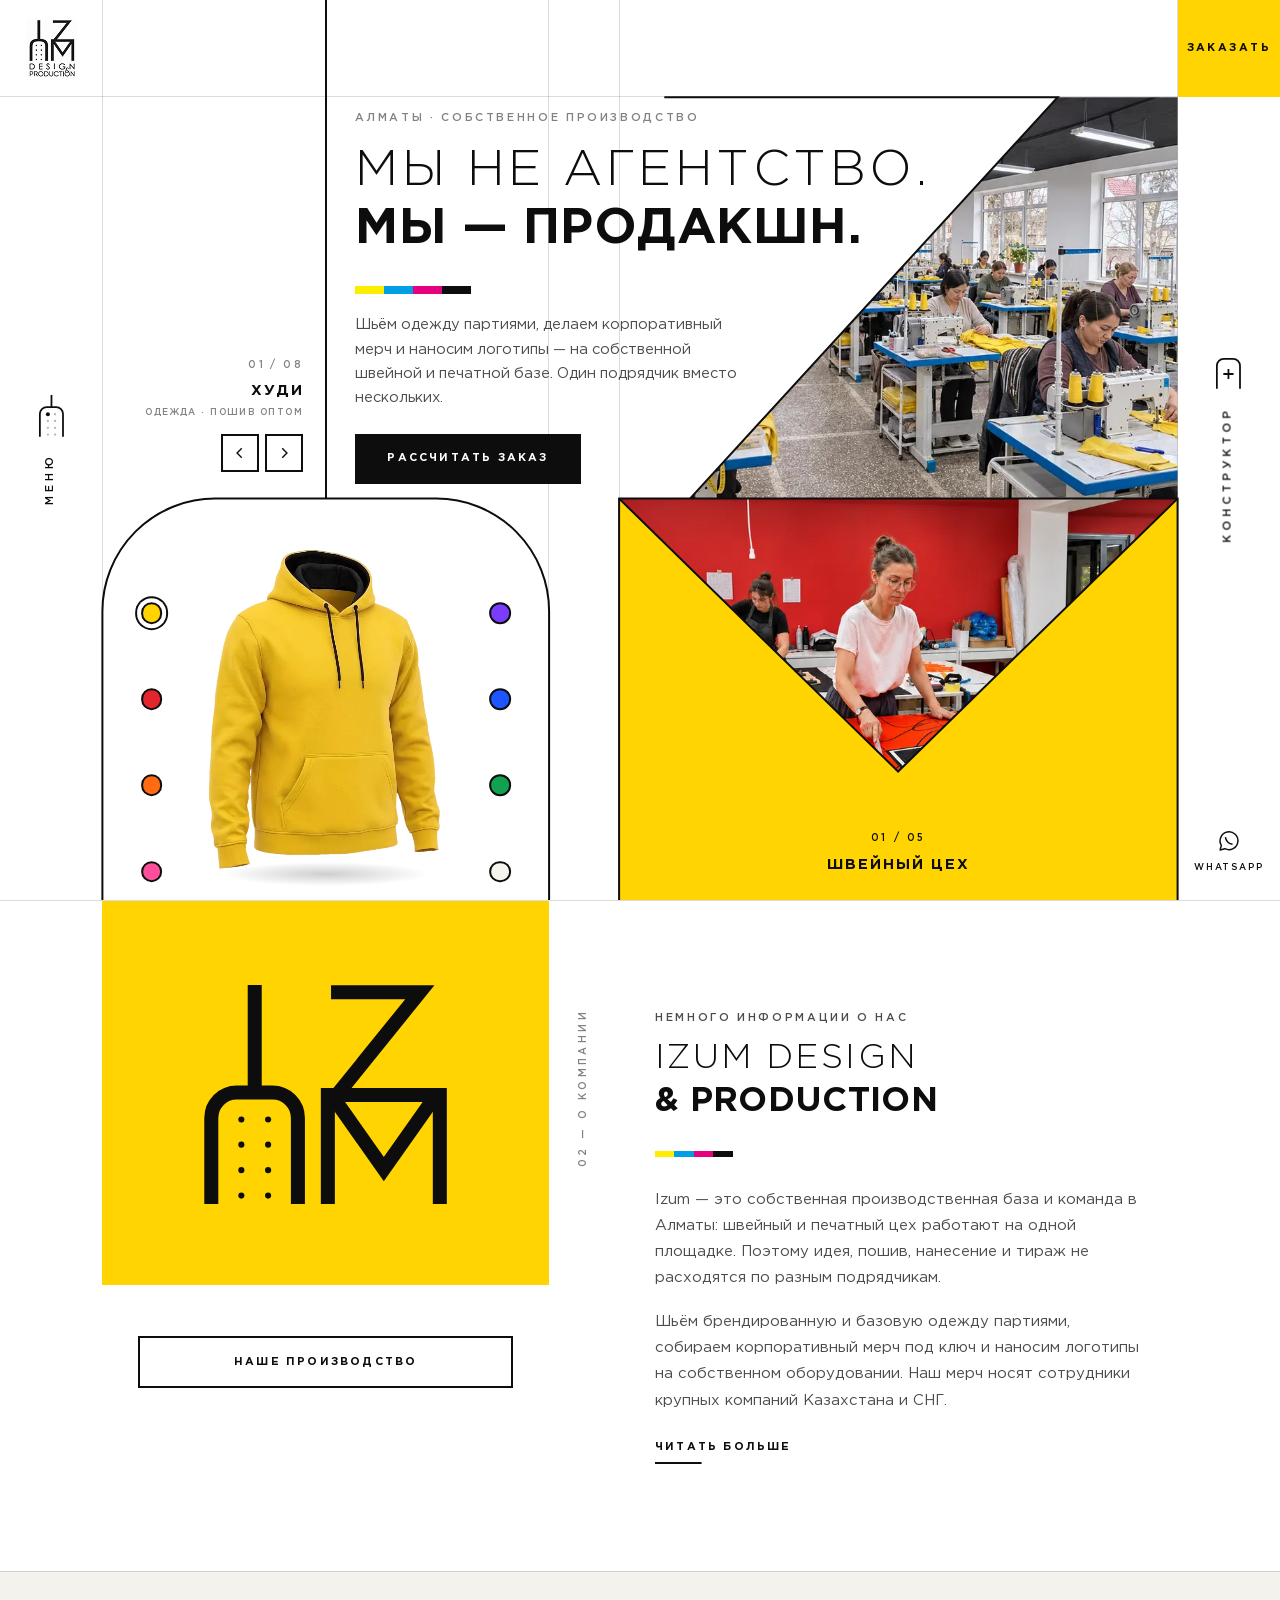
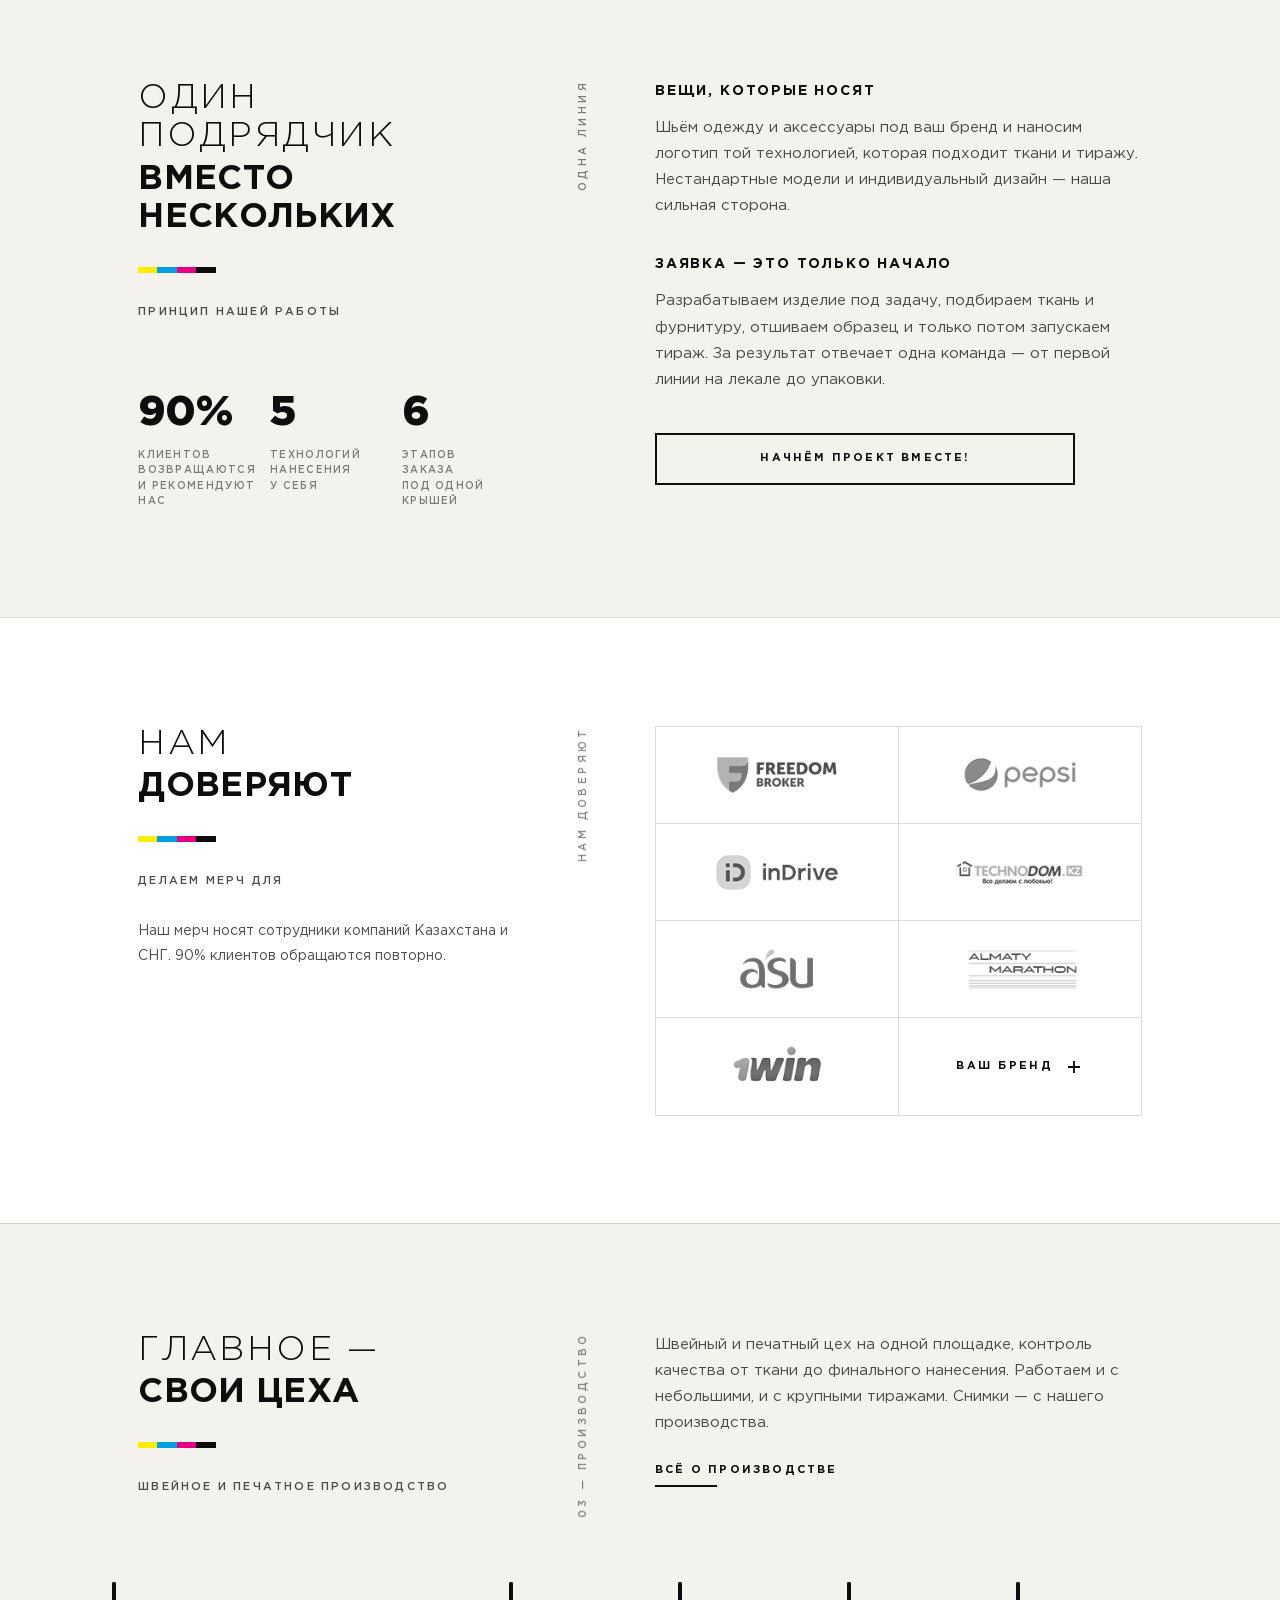
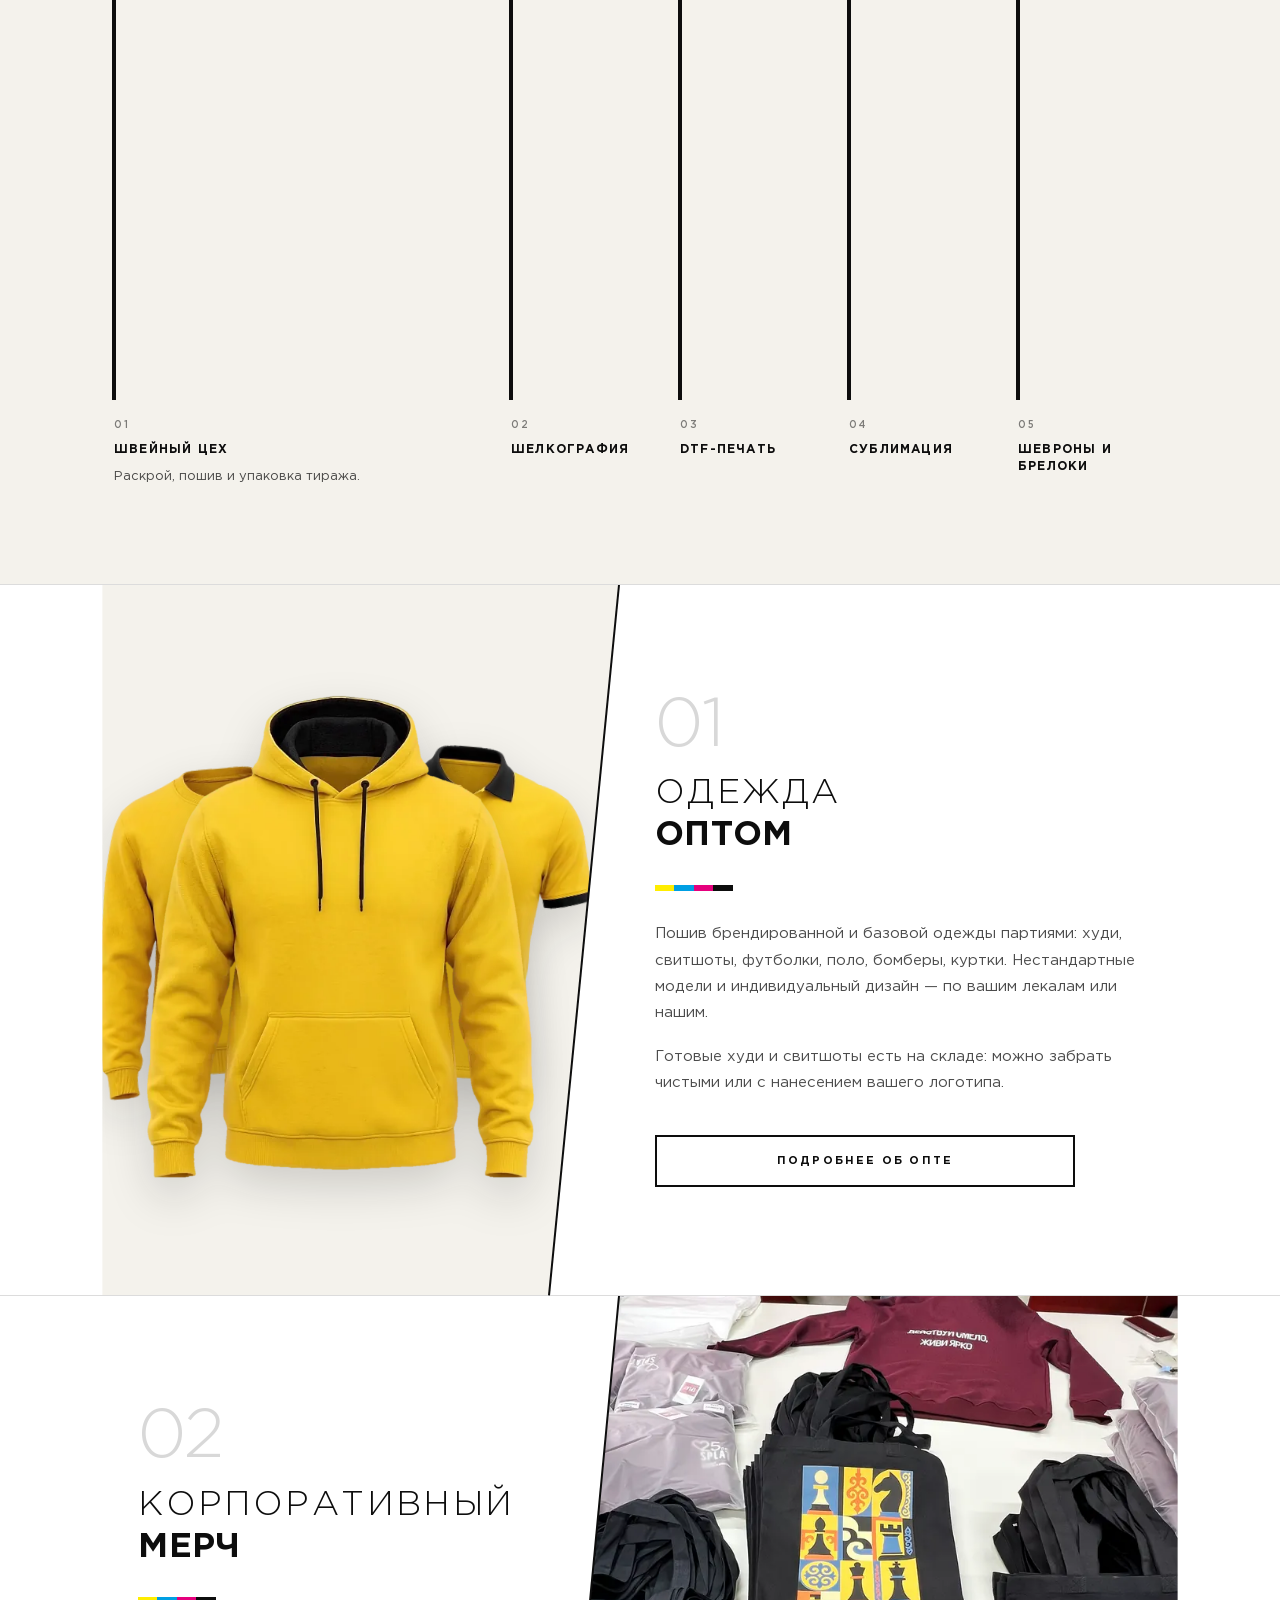
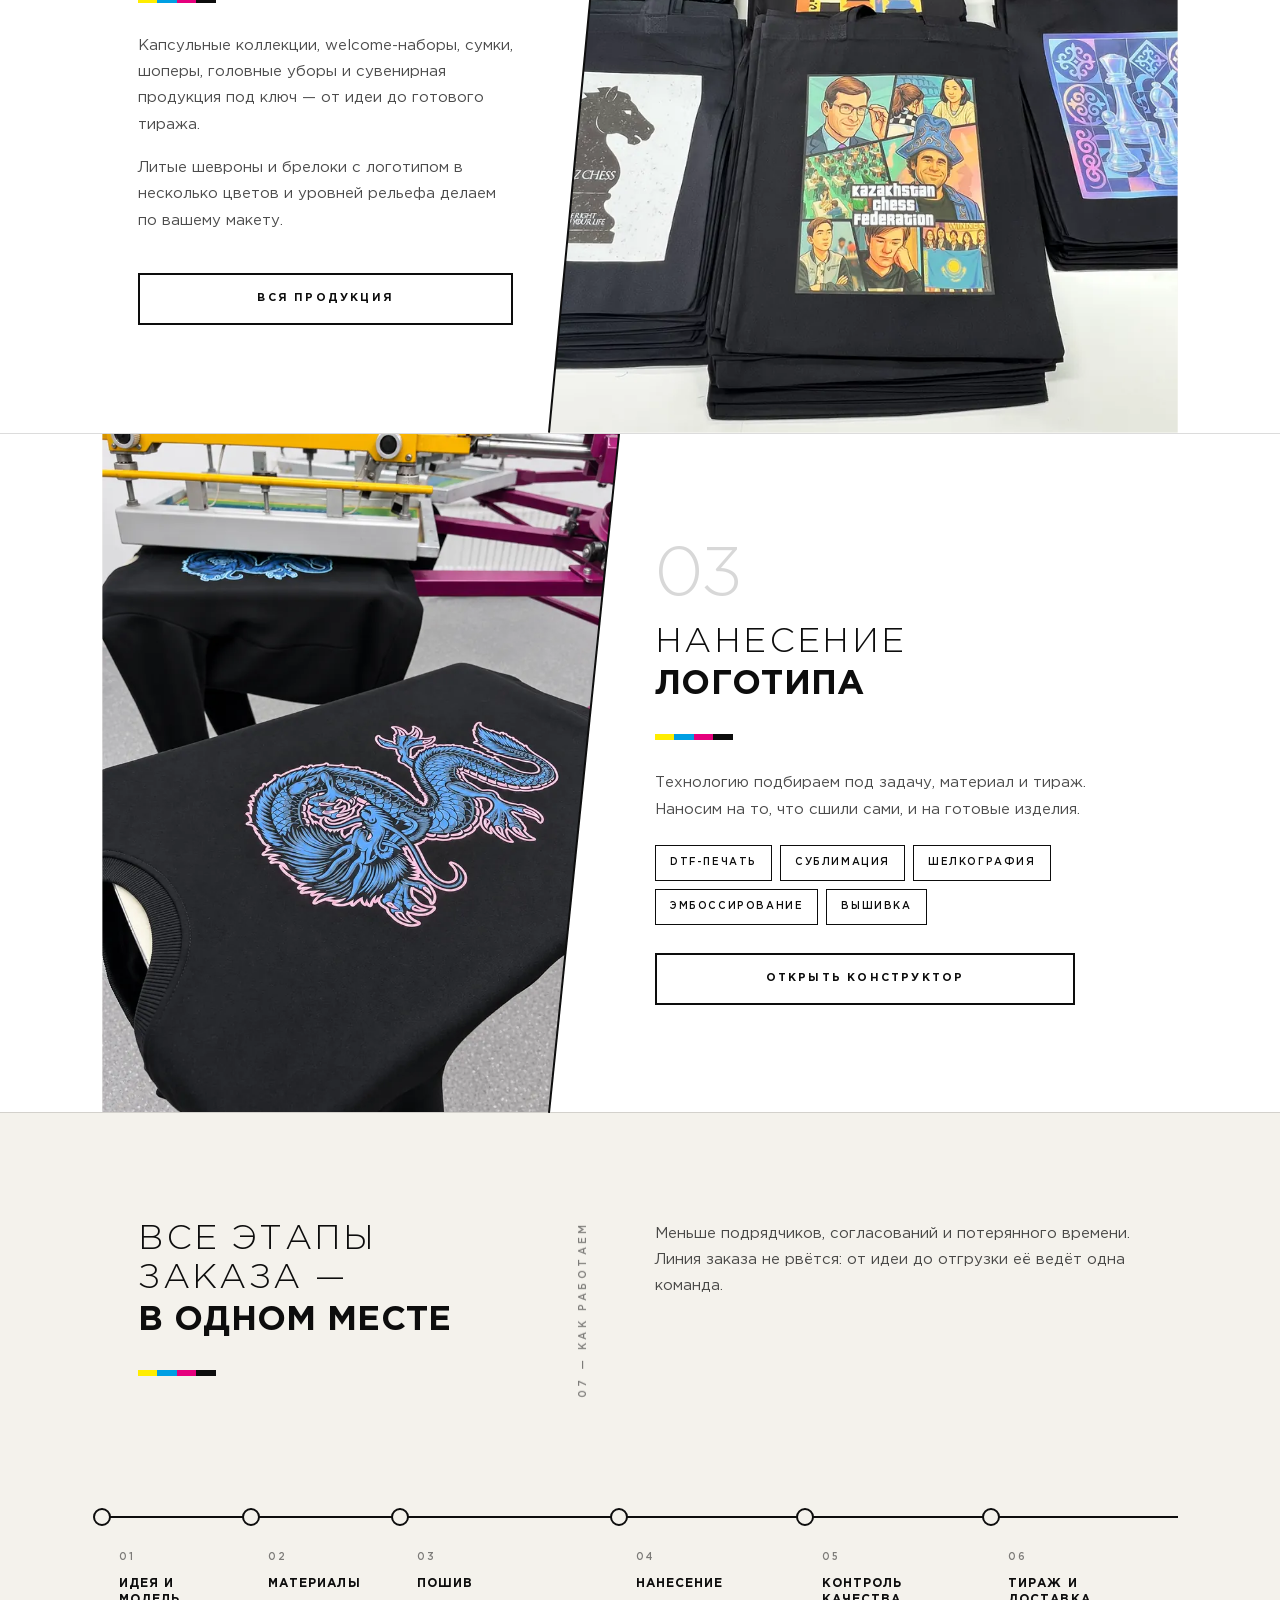
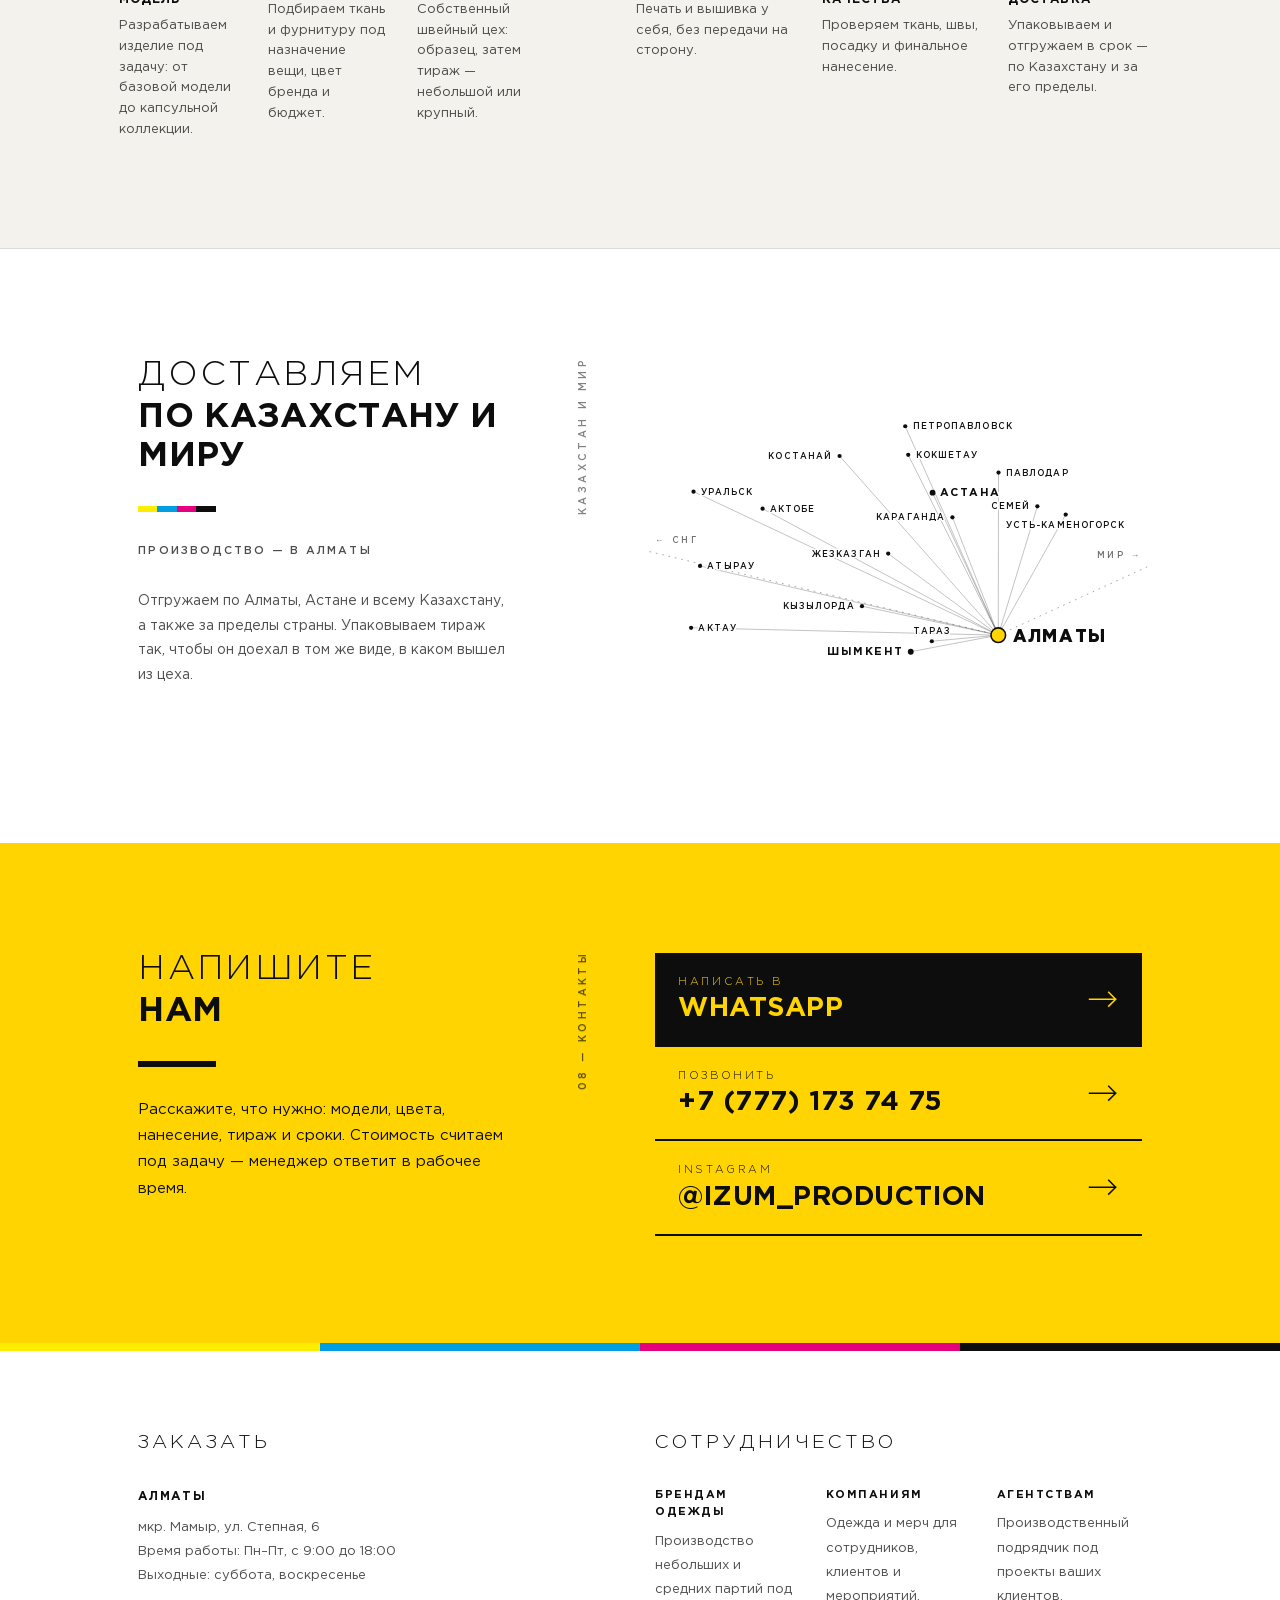
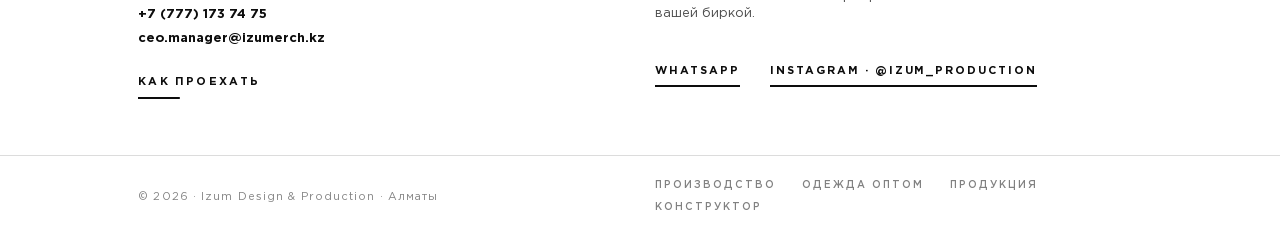
<file: index.html>
<!doctype html>
<html lang="ru">
<head>
  <meta charset="utf-8">
  <meta name="viewport" content="width=device-width, initial-scale=1">
  <script>document.documentElement.classList.add("js")</script>
  <title>Izum Design &amp; Production — пошив одежды оптом и корпоративный мерч · Алматы</title>
  <meta name="description" content="Собственное швейное и печатное производство в Алматы: пошив брендированной одежды оптом, корпоративный мерч, нанесение логотипов.">
  <!-- Черновик: до запуска страница закрыта от поисковиков. -->
  <meta name="robots" content="noindex">
  <link rel="icon" href="img/izum-logo.png">
  <link rel="preload" href="fonts/GothamPro-Bold.woff2" as="font" type="font/woff2" crossorigin>
  <link rel="preload" href="fonts/GothamPro-Light.woff2" as="font" type="font/woff2" crossorigin>
  <link rel="stylesheet" href="css/site.css?v=1119a">
</head>
<body data-page="0">
  <!--
    Сетка страницы взята из знака Izum. Знак — монолиния: буквы I Z U M стоят 2×2 и делят штрихи
    (стойка I входит в арку U, нижняя полка Z — это верх M). Ножки арки и ножки M продолжены вниз
    на всю страницу — это четыре линии сетки (.frame). Пропорции колонок сняты со знака:
    арка 41,55 % · просвет между буквами 6,51 % · M 51,94 %. Первый экран — сам знак во весь экран.
  -->
  <div class="frame" aria-hidden="true"><i></i><i></i></div>

  <!-- Левая стойка: знак, меню (арка с восемью точками — восемь разделов), наверх -->
  <aside class="rail rail-l">
    <a class="rail-logo" href="#top" aria-label="Izum Design &amp; Production — в начало">
      <img src="img/izum-logo.png" srcset="img/izum-logo.png 1x, img/izum-logo-2x.png 2x" width="51" height="62" alt="Izum Design &amp; Production">
    </a>
    <button class="rail-menu" id="menuBtn" type="button" aria-expanded="false" aria-controls="menu">
      <svg class="glyph" viewBox="0 -15 39.5 61.5" aria-hidden="true">
        <path d="M19.8-15V2.75M2.75 46.5V12.75a10 10 0 0 1 10-10h14a10 10 0 0 1 10 10V46.5"/>
        <g id="navDots">
          <circle cx="14.55" cy="13.3" r="1.7"/><circle cx="14.55" cy="23.2" r="1.7"/><circle cx="14.55" cy="33.2" r="1.7"/><circle cx="14.55" cy="43.2" r="1.7"/>
          <circle cx="25.05" cy="13.3" r="1.7"/><circle cx="25.05" cy="23.2" r="1.7"/><circle cx="25.05" cy="33.2" r="1.7"/><circle cx="25.05" cy="43.2" r="1.7"/>
        </g>
      </svg>
      <span class="rail-menu-t" data-open="Меню" data-close="Закрыть">Меню</span>
    </button>
    <a class="rail-up" href="#top" aria-label="Наверх"><svg viewBox="0 0 44 24" aria-hidden="true"><path d="M2 22L22 3l20 19"/></svg></a>
  </aside>

  <!-- Правая стойка: заявка, конструктор и WhatsApp -->
  <aside class="rail rail-r">
    <a class="rail-cta" href="#contact">Заказать</a>
    <a class="rail-mk" href="constructor.html">
      <svg viewBox="0 0 39.5 49.5" aria-hidden="true"><path d="M2.75 46.5V12.75a10 10 0 0 1 10-10h14a10 10 0 0 1 10 10V46.5"/><path class="plus" d="M19.75 17.5v15M12.25 25h15"/></svg>
      <span>Конструктор</span>
    </a>
    <a class="rail-wa" href="https://wa.me/77771737475" target="_blank" rel="noopener" aria-label="Написать в WhatsApp">
      <svg viewBox="0 0 32 32" aria-hidden="true"><path d="M5 27l1.6-5.6A11 11 0 1 1 11 25.5z"/><path d="M11.6 11.2c.4 4.6 4 8.400 8.800 8.800"/></svg>
      <span>WhatsApp</span>
    </a>
  </aside>

  <!-- Меню во весь экран -->
  <div class="menu" id="menu" aria-hidden="true">
    <div class="frame frame-in" aria-hidden="true"><i></i><i></i></div>
    <div class="menu-grid">
      <nav class="menu-nav" aria-label="Разделы">
        <a href="#top" aria-current="page"><i>01</i>Главная</a>
        <a href="#about"><i>02</i>О компании</a>
        <a href="production.html"><i>03</i>Производство</a>
        <a href="wholesale.html"><i>04</i>Одежда оптом</a>
        <a href="products.html"><i>05</i>Продукция</a>
        <a href="constructor.html"><i>06</i>Конструктор</a>
        <a href="#process"><i>07</i>Как работаем</a>
        <a href="#contact"><i>08</i>Контакты</a>
      </nav>
      <div class="menu-side">
        <button class="menu-x" id="menuX" type="button" aria-label="Закрыть меню">
          <svg viewBox="0 0 100 100" preserveAspectRatio="none" aria-hidden="true"><path d="M0 0L100 100M100 0L0 100" vector-effect="non-scaling-stroke"/></svg>
          <span>Закрыть</span>
        </button>
        <div class="menu-contacts">
          <a href="tel:+77771737475">+7 (777) 173 74 75</a>
          <a href="mailto:ceo.manager@izumerch.kz">ceo.manager@izumerch.kz</a>
          <span>Алматы, мкр. Мамыр, ул. Степная, 6 · Пн–Пт, 9:00–18:00</span>
        </div>
      </div>
    </div>
  </div>

  <main>
    <!-- ============ 01 · ПЕРВЫЙ ЭКРАН: знак во весь экран ============ -->
    <section class="hero" id="top" data-dot="0">
      <div class="hero-grid" id="heroGrid">
        <!-- I: текст висит на стойке -->
        <div class="hero-copy">
          <p class="eyebrow">Алматы · собственное производство</p>
          <h1 class="hd hd-xl"><span class="hd-a">Мы не агентство.</span><span class="hd-b">Мы — продакшн.</span></h1>
          <p class="hero-lead">Шьём одежду партиями, делаем корпоративный мерч и наносим логотипы — на собственной швейной и печатной базе. Один подрядчик вместо нескольких.</p>
          <div class="btns">
            <a class="btn btn-fill" href="#contact">Рассчитать заказ</a>
          </div>
        </div>
        <!-- подпись к вещи в арке -->
        <div class="hero-meta">
          <span class="hero-count" id="itemCount">01 / 08</span>
          <b class="hero-item" id="itemName">Худи</b>
          <span class="hero-set" id="itemSet">Одежда · пошив оптом</span>
          <div class="hero-nav">
            <button type="button" id="itemPrev" aria-label="Предыдущая вещь"><svg viewBox="0 0 24 24" aria-hidden="true"><path d="M15 4l-8 8 8 8"/></svg></button>
            <button type="button" id="itemNext" aria-label="Следующая вещь"><svg viewBox="0 0 24 24" aria-hidden="true"><path d="M9 4l8 8-8 8"/></svg></button>
          </div>
        </div>
        <!-- Z: фото под диагональю -->
        <div class="hero-z"><div class="cut cut-z" id="shotsZ"></div></div>
        <!-- U: арка, в ней вещь и восемь точек — восемь цветов -->
        <div class="hero-u" id="heroU">
          <i class="hero-shadow" aria-hidden="true"></i>
          <canvas id="turn" width="524" height="694" role="img" aria-label="Изделие вращается на 360°"></canvas>
          <div class="dots" id="swatches" role="group" aria-label="Цвет изделия"></div>
        </div>
        <!-- M: плашка цвета и фото в галочке -->
        <div class="hero-m" id="heroM">
          <div class="plate"></div>
          <div class="cut cut-v" id="shotsV"></div>
          <p class="hero-cap"><b id="shotNum">01 / 05</b><span id="shotCap">Швейный цех</span></p>
        </div>
        <svg class="hero-lines" id="heroLines" aria-hidden="true">
          <path id="lnI"/><path id="lnU"/><path id="lnZ"/><path id="lnM"/><path id="lnV"/>
        </svg>
      </div>
    </section>

    <!-- ============ 02 · О КОМПАНИИ ============ -->
    <section class="s" id="about" data-dot="1">
      <div class="s-grid">
        <div class="col-a about-a">
          <div class="plate-box" data-rev>
            <svg class="mark" viewBox="4 1 101.7 92" aria-hidden="true">
              <path d="M27.05 4.5V46.75"/><path d="M10 90.5V56.75a10 10 0 0 1 10-10h14a10 10 0 0 1 10 10V90.5"/>
              <path d="M57 7.4H91.83L59.28 47.7"/><path d="M55.75 90.5V47.7H99.7V90.5"/><path d="M57.2 47.7L77.72 76.8L98.25 47.7"/>
              <g class="mark-dots"><circle cx="21.8" cy="57.3" r="1.2"/><circle cx="32.3" cy="57.3" r="1.2"/><circle cx="21.8" cy="67.2" r="1.2"/><circle cx="32.3" cy="67.2" r="1.2"/><circle cx="21.8" cy="77.2" r="1.2"/><circle cx="32.3" cy="77.2" r="1.2"/><circle cx="21.8" cy="87.2" r="1.2"/><circle cx="32.3" cy="87.2" r="1.2"/></g>
            </svg>
          </div>
          <a class="btn btn-wide" href="production.html" data-rev>Наше производство</a>
        </div>
        <div class="spine"><span>02 — О компании</span></div>
        <div class="col-b">
          <p class="eyebrow" data-rev>Немного информации о нас</p>
          <h2 class="hd" data-rev><span class="hd-a">Izum Design</span><span class="hd-b">&amp; Production</span></h2>
          <p data-rev>Izum — это собственная производственная база и команда в Алматы: швейный и печатный цех работают на одной площадке. Поэтому идея, пошив, нанесение и тираж не расходятся по разным подрядчикам.</p>
          <p data-rev>Шьём брендированную и базовую одежду партиями, собираем корпоративный мерч под ключ и наносим логотипы на собственном оборудовании. Наш мерч носят сотрудники крупных компаний Казахстана и СНГ.</p>
          <a class="more" href="production.html" data-rev>Читать больше</a>
        </div>
      </div>
    </section>

    <!-- Принцип и цифры -->
    <section class="s s-soft">
      <div class="s-grid">
        <div class="col-a">
          <h2 class="hd" data-rev><span class="hd-a">Один подрядчик</span><span class="hd-b">вместо нескольких</span></h2>
          <p class="sub" data-rev>Принцип нашей работы</p>
          <div class="nums">
            <div data-rev><b data-n="90" data-suf="%">90%</b><span>клиентов возвращаются и&nbsp;рекомендуют нас</span></div>
            <div data-rev style="--i:1"><b data-n="5">5</b><span>технологий нанесения у&nbsp;себя</span></div>
            <div data-rev style="--i:2"><b data-n="6">6</b><span>этапов заказа под&nbsp;одной крышей</span></div>
          </div>
        </div>
        <div class="spine"><span>Одна линия</span></div>
        <div class="col-b">
          <h3 class="h-sm" data-rev>Вещи, которые носят</h3>
          <p data-rev>Шьём одежду и аксессуары под ваш бренд и наносим логотип той технологией, которая подходит ткани и тиражу. Нестандартные модели и индивидуальный дизайн — наша сильная сторона.</p>
          <h3 class="h-sm" data-rev>Заявка — это только начало</h3>
          <p data-rev>Разрабатываем изделие под задачу, подбираем ткань и фурнитуру, отшиваем образец и только потом запускаем тираж. За результат отвечает одна команда — от первой линии на лекале до упаковки.</p>
          <a class="btn btn-wide" href="#contact" data-rev>Начнём проект вместе!</a>
        </div>
      </div>
    </section>

    <!-- ============ 03 · КЛИЕНТЫ: матрица 2×4, как точки в арке ============ -->
    <section class="s" id="clients" data-dot="1">
      <div class="s-grid">
        <div class="col-a">
          <h2 class="hd" data-rev><span class="hd-a">Нам</span><span class="hd-b">доверяют</span></h2>
          <p class="sub" data-rev>Делаем мерч для</p>
          <p class="note" data-rev>Наш мерч носят сотрудники компаний Казахстана и СНГ. 90% клиентов обращаются повторно.</p>
        </div>
        <div class="spine"><span>Нам доверяют</span></div>
        <div class="col-b">
          <div class="matrix" data-rev>
            <div><img src="img/clients/client-01.png" width="164" height="50" loading="lazy" alt="Freedom Broker"></div>
            <div><img src="img/clients/client-02.png" width="164" height="50" loading="lazy" alt="Pepsi"></div>
            <div><img src="img/clients/client-03.png" width="164" height="50" loading="lazy" alt="inDrive"></div>
            <div><img src="img/clients/client-04.png" width="164" height="50" loading="lazy" alt="Technodom"></div>
            <div><img src="img/clients/client-05.png" width="164" height="50" loading="lazy" alt="ASU"></div>
            <div><img src="img/clients/client-06.png" width="164" height="50" loading="lazy" alt="Almaty Marathon"></div>
            <div><img src="img/clients/client-07.png" width="164" height="50" loading="lazy" alt="1win"></div>
            <a class="matrix-you" href="#contact"><span>Ваш бренд</span><svg viewBox="0 0 24 24" aria-hidden="true"><path d="M12 4v16M4 12h16"/></svg></a>
          </div>
        </div>
      </div>
    </section>

    <!-- ============ 04 · ПРОИЗВОДСТВО: пять арок — пять цехов ============ -->
    <section class="s s-soft" id="production" data-dot="2">
      <div class="s-grid">
        <div class="col-a">
          <h2 class="hd" data-rev><span class="hd-a">Главное —</span><span class="hd-b">свои цеха</span></h2>
          <p class="sub" data-rev>Швейное и печатное производство</p>
        </div>
        <div class="spine"><span>03 — Производство</span></div>
        <div class="col-b">
          <p data-rev>Швейный и печатный цех на одной площадке, контроль качества от ткани до финального нанесения. Работаем и с небольшими, и с крупными тиражами. Снимки — с нашего производства.</p>
          <a class="more" href="production.html" data-rev>Всё о производстве</a>
        </div>
        <div class="arches" id="arches" data-rev>
          <button class="arch on" type="button">
            <span class="arch-in"><img src="img/production/sew-01-800.webp" srcset="img/production/sew-01-800.webp 800w, img/production/sew-01-1600.webp 1600w" sizes="(max-width: 900px) 78vw, 36vw" width="800" height="1067" loading="lazy" decoding="async" alt="Швейный цех: ряды машин, швеи шьют жёлтые изделия"></span>
            <span class="arch-cap"><i>01</i><b>Швейный цех</b><em>Раскрой, пошив и упаковка тиража.</em></span>
          </button>
          <button class="arch" type="button">
            <span class="arch-in"><img src="img/production/silk-17-800.webp" srcset="img/production/silk-17-800.webp 800w, img/production/silk-17-1600.webp 1600w" sizes="(max-width: 900px) 78vw, 36vw" width="800" height="1067" loading="lazy" decoding="async" alt="Печатник протягивает ракель по трафарету с оранжевой краской" style="object-position: 50% 62%"></span>
            <span class="arch-cap"><i>02</i><b>Шелкография</b><em>Трафареты готовим и промываем у себя, печатаем на карусельных станках.</em></span>
          </button>
          <button class="arch" type="button">
            <span class="arch-in"><img src="img/production/dtf-33-800.webp" srcset="img/production/dtf-33-800.webp 800w, img/production/dtf-33-1600.webp 1600w" sizes="(max-width: 900px) 78vw, 36vw" width="800" height="1067" loading="lazy" decoding="async" alt="DTF-принтер выпускает плёнку с отпечатанными логотипами"></span>
            <span class="arch-cap"><i>03</i><b>DTF-печать</b><em>Печать на плёнку и перенос прессом: на футболки, шоперы, детали кроя.</em></span>
          </button>
          <button class="arch" type="button">
            <span class="arch-in"><img src="img/production/sub-45-800.webp" srcset="img/production/sub-45-800.webp 800w, img/production/sub-45-1600.webp 1600w" sizes="(max-width: 900px) 78vw, 36vw" width="800" height="1067" loading="lazy" decoding="async" alt="Полотно с сублимационной печатью по всей ширине выходит из машины" style="object-position: 50% 70%"></span>
            <span class="arch-cap"><i>04</i><b>Сублимация</b><em>Широкоформатная печать и перенос на ткань в рулоне — рисунок по всей площади.</em></span>
          </button>
          <button class="arch" type="button">
            <span class="arch-in"><img src="img/production/patch-69-800.webp" srcset="img/production/patch-69-800.webp 800w, img/production/patch-69-1600.webp 1600w" sizes="(max-width: 900px) 78vw, 36vw" width="800" height="1067" loading="lazy" decoding="async" alt="Дозатор заливает жёлтый цвет в ячейки формы"></span>
            <span class="arch-cap"><i>05</i><b>Шевроны и брелоки</b><em>Отливаем в металлической форме: каждый цвет логотипа заливается отдельно.</em></span>
          </button>
        </div>
      </div>
    </section>

    <!-- ============ 05 · ПРОДУКЦИЯ: три направления, срез по диагонали Z ============ -->
    <section class="s s-dirs" id="products">
      <div class="dir" data-dot="3">
        <div class="dir-pic dir-pic-l dir-trio">
          <img class="t2" data-tint src="img/turn/sweatshirt/000.webp" width="536" height="648" loading="lazy" decoding="async" alt="Свитшот">
          <img class="t3" data-tint src="img/turn/polo/000.webp" width="528" height="670" loading="lazy" decoding="async" alt="Поло">
          <img class="t1" data-tint src="img/turn/hoodie/000.webp" width="524" height="694" loading="lazy" decoding="async" alt="Худи">
        </div>
        <svg class="dir-cut" viewBox="0 0 100 100" preserveAspectRatio="none" aria-hidden="true"><path d="M100 0L0 100" vector-effect="non-scaling-stroke"/></svg>
        <div class="dir-txt dir-txt-r">
          <span class="dir-n" data-rev>01</span>
          <h2 class="hd" data-rev><span class="hd-a">Одежда</span><span class="hd-b">оптом</span></h2>
          <p data-rev>Пошив брендированной и базовой одежды партиями: худи, свитшоты, футболки, поло, бомберы, куртки. Нестандартные модели и индивидуальный дизайн — по вашим лекалам или нашим.</p>
          <p data-rev>Готовые худи и свитшоты есть на складе: можно забрать чистыми или с нанесением вашего логотипа.</p>
          <a class="btn btn-wide" href="wholesale.html" data-rev>Подробнее об опте</a>
        </div>
      </div>
      <div class="dir dir-rev" data-dot="4">
        <div class="dir-txt dir-txt-l">
          <span class="dir-n" data-rev>02</span>
          <h2 class="hd" data-rev><span class="hd-a">Корпоративный</span><span class="hd-b">мерч</span></h2>
          <p data-rev>Капсульные коллекции, welcome-наборы, сумки, шоперы, головные уборы и сувенирная продукция под ключ — от идеи до готового тиража.</p>
          <p data-rev>Литые шевроны и брелоки с логотипом в несколько цветов и уровней рельефа делаем по вашему макету.</p>
          <a class="btn btn-wide" href="products.html" data-rev>Вся продукция</a>
        </div>
        <svg class="dir-cut" viewBox="0 0 100 100" preserveAspectRatio="none" aria-hidden="true"><path d="M100 0L0 100" vector-effect="non-scaling-stroke"/></svg>
        <div class="dir-pic dir-pic-r">
          <img src="img/production/dtf-37-800.webp" srcset="img/production/dtf-37-800.webp 800w, img/production/dtf-37-1600.webp 1600w" sizes="(max-width: 900px) 100vw, 52vw" width="800" height="1067" loading="lazy" decoding="async" alt="Чёрные шоперы с полноцветными принтами" style="object-position: 50% 42%">
        </div>
      </div>
      <div class="dir" data-dot="5">
        <div class="dir-pic dir-pic-l">
          <img src="img/production/silk-25-800.webp" srcset="img/production/silk-25-800.webp 800w, img/production/silk-25-1600.webp 1600w" sizes="(max-width: 900px) 100vw, 44vw" width="800" height="1067" loading="lazy" decoding="async" alt="Многоцветный принт с драконом на чёрной футболке на столе станка" style="object-position: 50% 78%">
        </div>
        <svg class="dir-cut" viewBox="0 0 100 100" preserveAspectRatio="none" aria-hidden="true"><path d="M100 0L0 100" vector-effect="non-scaling-stroke"/></svg>
        <div class="dir-txt dir-txt-r">
          <span class="dir-n" data-rev>03</span>
          <h2 class="hd" data-rev><span class="hd-a">Нанесение</span><span class="hd-b">логотипа</span></h2>
          <p data-rev>Технологию подбираем под задачу, материал и тираж. Наносим на то, что сшили сами, и на готовые изделия.</p>
          <ul class="chips" data-rev>
            <li>DTF-печать</li><li>Сублимация</li><li>Шелкография</li><li>Эмбоссирование</li><li>Вышивка</li>
          </ul>
          <a class="btn btn-wide" href="constructor.html" data-rev>Открыть конструктор</a>
        </div>
      </div>
    </section>

    <!-- ============ 06 · КАК РАБОТАЕМ: одна линия через шесть этапов ============ -->
    <section class="s s-soft" id="process" data-dot="6">
      <div class="s-grid">
        <div class="col-a">
          <h2 class="hd" data-rev><span class="hd-a">Все этапы заказа —</span><span class="hd-b">в одном месте</span></h2>
          <p class="sub" data-rev>Полный цикл</p>
        </div>
        <div class="spine"><span>07 — Как работаем</span></div>
        <div class="col-b">
          <p data-rev>Меньше подрядчиков, согласований и потерянного времени. Линия заказа не рвётся: от идеи до отгрузки её ведёт одна команда.</p>
        </div>
        <ol class="steps" id="steps">
          <li data-rev><i>01</i><b>Идея и модель</b><span>Разрабатываем изделие под задачу: от базовой модели до капсульной коллекции.</span></li>
          <li data-rev style="--i:1"><i>02</i><b>Материалы</b><span>Подбираем ткань и фурнитуру под назначение вещи, цвет бренда и бюджет.</span></li>
          <li data-rev style="--i:2"><i>03</i><b>Пошив</b><span>Собственный швейный цех: образец, затем тираж — небольшой или крупный.</span></li>
          <li data-rev style="--i:3"><i>04</i><b>Нанесение</b><span>Печать и вышивка у себя, без передачи на сторону.</span></li>
          <li data-rev style="--i:4"><i>05</i><b>Контроль качества</b><span>Проверяем ткань, швы, посадку и финальное нанесение.</span></li>
          <li data-rev style="--i:5"><i>06</i><b>Тираж и доставка</b><span>Упаковываем и отгружаем в срок — по Казахстану и за его пределы.</span></li>
        </ol>
      </div>
    </section>

    <!-- ============ 07 · ДОСТАВКА: нити из Алматы ============ -->
    <section class="s" id="delivery" data-dot="6">
      <div class="s-grid">
        <div class="col-a">
          <h2 class="hd" data-rev><span class="hd-a">Доставляем</span><span class="hd-b">по Казахстану и миру</span></h2>
          <p class="sub" data-rev>Производство — в Алматы</p>
          <p class="note" data-rev>Отгружаем по Алматы, Астане и всему Казахстану, а также за пределы страны. Упаковываем тираж так, чтобы он доехал в том же виде, в каком вышел из цеха.</p>
          <a class="more" href="#contact" data-rev>Уточнить доставку</a>
        </div>
        <div class="spine"><span>Казахстан и мир</span></div>
        <div class="col-b col-mid">
          <svg class="geo" id="geo" viewBox="0 0 600 380" role="img" aria-label="Схема: линии доставки из Алматы в города Казахстана"></svg>
        </div>
      </div>
    </section>

    <!-- ============ 08 · КОНТАКТЫ ============ -->
    <section class="s s-plate" id="contact" data-dot="7">
      <div class="s-grid">
        <div class="col-a">
          <h2 class="hd hd-plain" data-rev><span class="hd-a">Напишите</span><span class="hd-b">нам</span></h2>
          <p data-rev>Расскажите, что нужно: модели, цвета, нанесение, тираж и сроки. Стоимость считаем под задачу — менеджер ответит в рабочее время.</p>
        </div>
        <div class="spine"><span>08 — Контакты</span></div>
        <div class="col-b">
          <div class="reach" data-rev>
            <a href="https://wa.me/77771737475?text=%D0%97%D0%B4%D1%80%D0%B0%D0%B2%D1%81%D1%82%D0%B2%D1%83%D0%B9%D1%82%D0%B5%21%20%D0%9F%D0%B8%D1%88%D1%83%20%D1%81%20%D1%81%D0%B0%D0%B9%D1%82%D0%B0%20Izum." target="_blank" rel="noopener"><span><small>Написать в</small><b>WhatsApp</b></span><svg viewBox="0 0 40 24" aria-hidden="true"><path d="M2 12h34M27 3l9 9-9 9"/></svg></a>
            <a href="tel:+77771737475"><span><small>Позвонить</small><b>+7 (777) 173 74 75</b></span><svg viewBox="0 0 40 24" aria-hidden="true"><path d="M2 12h34M27 3l9 9-9 9"/></svg></a>
            <a href="https://www.instagram.com/izum_production" target="_blank" rel="noopener"><span><small>Instagram</small><b>@izum_production</b></span><svg viewBox="0 0 40 24" aria-hidden="true"><path d="M2 12h34M27 3l9 9-9 9"/></svg></a>
          </div>
        </div>
      </div>
    </section>
  </main>

  <footer class="s foot">
    <div class="izum-line" aria-hidden="true"></div>
    <div class="s-grid">
      <div class="col-a">
        <h3 class="foot-h">Заказать</h3>
        <b class="foot-city">Алматы</b>
        <p>мкр. Мамыр, ул. Степная, 6<br>Время работы: Пн–Пт, с 9:00 до 18:00<br>Выходные: суббота, воскресенье</p>
        <p><a href="tel:+77771737475">+7 (777) 173 74 75</a><br><a href="mailto:ceo.manager@izumerch.kz">ceo.manager@izumerch.kz</a></p>
        <a class="more" href="https://2gis.kz/almaty/search/%D0%90%D0%BB%D0%BC%D0%B0%D1%82%D1%8B%2C%20%D0%9C%D0%B0%D0%BC%D1%8B%D1%80%2C%20%D0%A1%D1%82%D0%B5%D0%BF%D0%BD%D0%B0%D1%8F%20%D1%83%D0%BB%D0%B8%D1%86%D0%B0%2C%206" target="_blank" rel="noopener">Как проехать</a>
      </div>
      <div class="spine"></div>
      <div class="col-b foot-b">
        <h3 class="foot-h">Сотрудничество</h3>
        <div class="foot-cols">
          <div><b>Брендам одежды</b><p>Производство небольших и средних партий под вашей биркой.</p></div>
          <div><b>Компаниям</b><p>Одежда и мерч для сотрудников, клиентов и мероприятий.</p></div>
          <div><b>Агентствам</b><p>Производственный подрядчик под проекты ваших клиентов.</p></div>
        </div>
        <div class="foot-soc">
          <a href="https://wa.me/77771737475" target="_blank" rel="noopener">WhatsApp</a>
          <a href="https://www.instagram.com/izum_production" target="_blank" rel="noopener">Instagram · @izum_production</a>
        </div>
      </div>
    </div>
    <div class="s-grid foot-end">
      <p class="foot-copy">© 2026 · Izum Design &amp; Production · Алматы</p>
      <nav class="foot-nav" aria-label="Страницы">
        <a href="production.html">Производство</a>
        <a href="wholesale.html">Одежда оптом</a>
        <a href="products.html">Продукция</a>
        <a href="constructor.html">Конструктор</a>
      </nav>
    </div>
  </footer>

  <script src="js/tone.js?v=1117t"></script>
  <script src="js/site.js?v=1119a"></script>
</body>
</html>
</file>
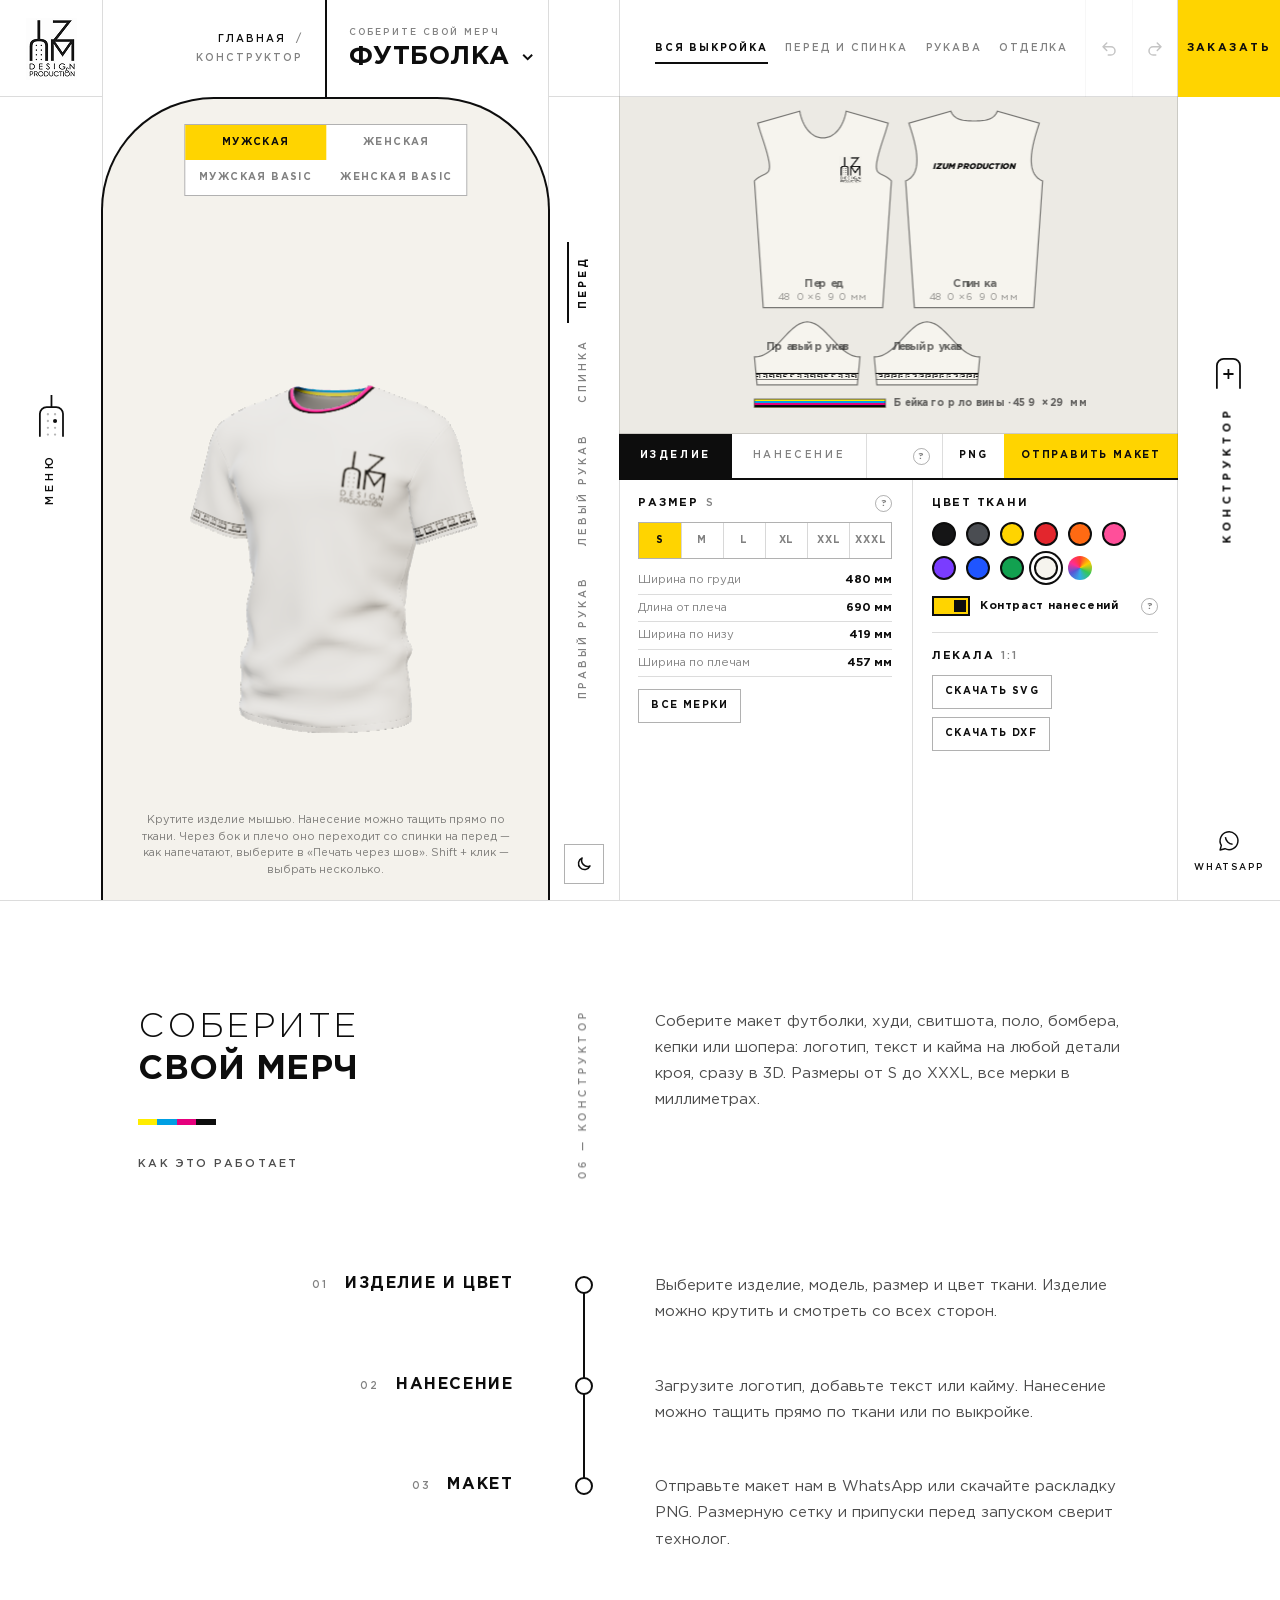
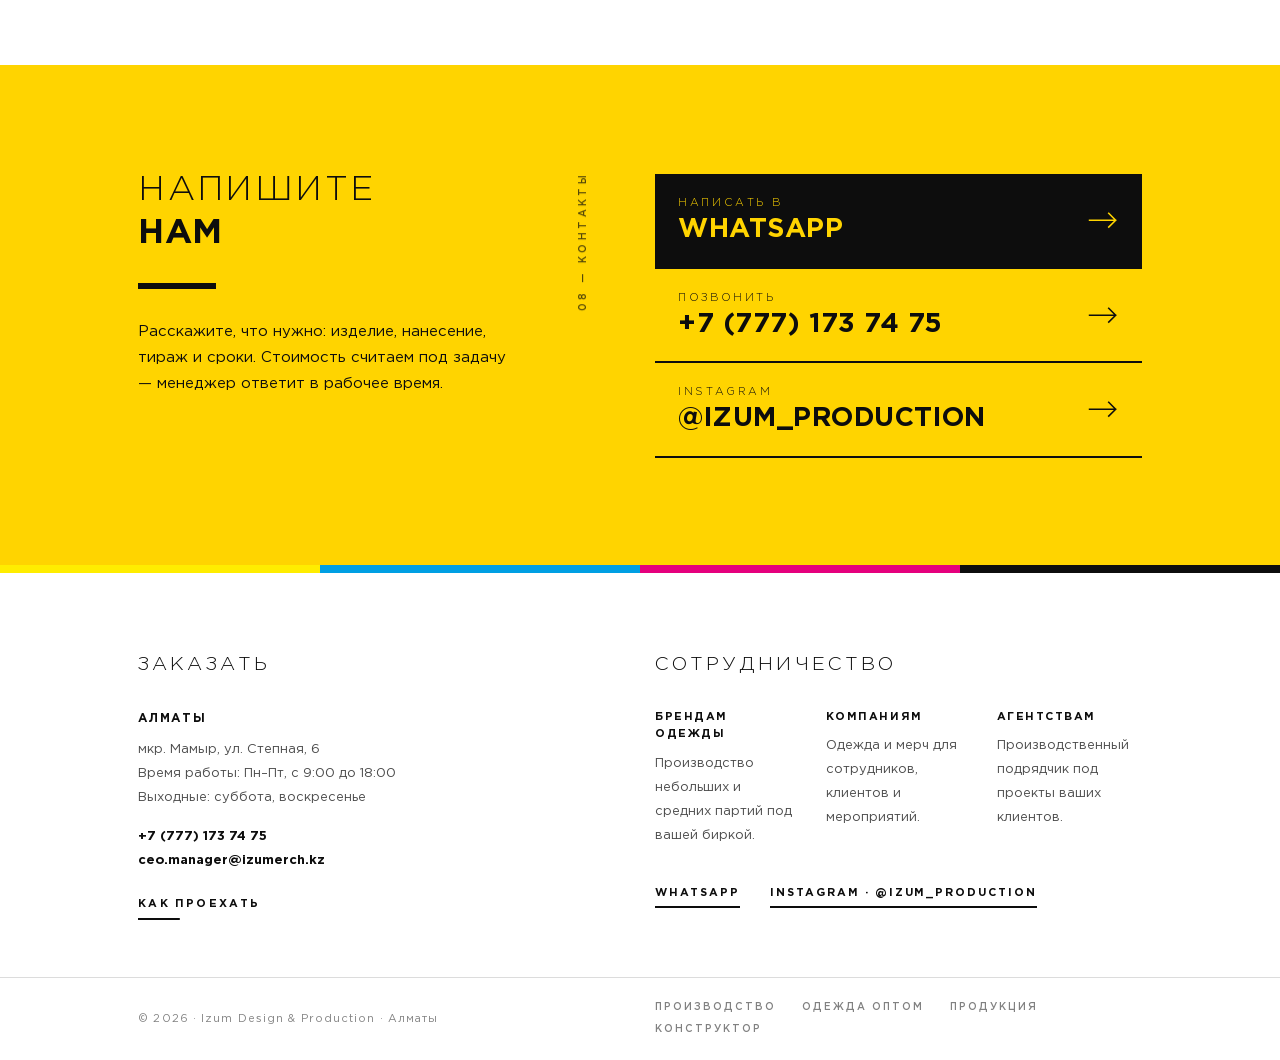
<file: constructor.html>
<!doctype html>
<html lang="ru">
<head>
  <meta charset="utf-8">
  <meta name="viewport" content="width=device-width, initial-scale=1">
  <script>document.documentElement.classList.add("js")</script>
  <title>Соберите свой мерч — конструктор · Izum</title>
  <meta name="description" content="Соберите макет футболки, худи, свитшота, поло, бомбера, кепки или шопера: логотип, текст и кайма на любой детали кроя, сразу в 3D, размеры от S до XXXL, все мерки в миллиметрах.">
  <!-- Черновик: до запуска страница закрыта от поисковиков. -->
  <meta name="robots" content="noindex">
  <link rel="icon" href="img/izum-logo.png">
  <link rel="preload" href="fonts/GothamPro-Bold.woff2" as="font" type="font/woff2" crossorigin>
  <link rel="preload" href="fonts/GothamPro-Light.woff2" as="font" type="font/woff2" crossorigin>
  <link rel="stylesheet" href="css/site.css?v=1119a">
  <link rel="stylesheet" href="css/pages.css?v=1119a">
  <link rel="stylesheet" href="css/constructor.css?v=1119c">
  <script type="importmap">{ "imports": { "three": "./js/vendor/three.module.min.js" } }</script>
</head>
<body class="mk-page" data-theme="light" data-page="5">
  <!-- Сетка страницы взята из знака Izum: ножки арки U и ножки M продолжены вниз на всю страницу (.frame). -->
  <div class="frame" aria-hidden="true"><i></i><i></i></div>

  <!-- Левая стойка: знак, меню (арка с восемью точками — восемь разделов), наверх -->
  <aside class="rail rail-l">
    <a class="rail-logo" href="index.html" aria-label="Izum Design &amp; Production — на главную">
      <img src="img/izum-logo.png" srcset="img/izum-logo.png 1x, img/izum-logo-2x.png 2x" width="51" height="62" alt="Izum Design &amp; Production">
    </a>
    <button class="rail-menu" id="menuBtn" type="button" aria-expanded="false" aria-controls="menu">
      <svg class="glyph" viewBox="0 -15 39.5 61.5" aria-hidden="true">
        <path d="M19.8-15V2.75M2.75 46.5V12.75a10 10 0 0 1 10-10h14a10 10 0 0 1 10 10V46.5"/>
        <g id="navDots">
          <circle cx="14.55" cy="13.3" r="1.7"/><circle cx="14.55" cy="23.2" r="1.7"/><circle cx="14.55" cy="33.2" r="1.7"/><circle cx="14.55" cy="43.2" r="1.7"/>
          <circle cx="25.05" cy="13.3" r="1.7"/><circle cx="25.05" cy="23.2" r="1.7"/><circle cx="25.05" cy="33.2" r="1.7"/><circle cx="25.05" cy="43.2" r="1.7"/>
        </g>
      </svg>
      <span class="rail-menu-t" data-open="Меню" data-close="Закрыть">Меню</span>
    </button>
    <a class="rail-up" href="#top" aria-label="Наверх"><svg viewBox="0 0 44 24" aria-hidden="true"><path d="M2 22L22 3l20 19"/></svg></a>
  </aside>

  <!-- Правая стойка: заявка, конструктор и WhatsApp -->
  <aside class="rail rail-r">
    <a class="rail-cta" href="#contact">Заказать</a>
    <a class="rail-mk" href="constructor.html" aria-current="page">
      <svg viewBox="0 0 39.5 49.5" aria-hidden="true"><path d="M2.75 46.5V12.75a10 10 0 0 1 10-10h14a10 10 0 0 1 10 10V46.5"/><path class="plus" d="M19.75 17.5v15M12.25 25h15"/></svg>
      <span>Конструктор</span>
    </a>
    <a class="rail-wa" href="https://wa.me/77771737475" target="_blank" rel="noopener" aria-label="Написать в WhatsApp">
      <svg viewBox="0 0 32 32" aria-hidden="true"><path d="M5 27l1.6-5.6A11 11 0 1 1 11 25.5z"/><path d="M11.6 11.2c.4 4.6 4 8.400 8.800 8.800"/></svg>
      <span>WhatsApp</span>
    </a>
  </aside>

  <!-- Меню во весь экран -->
  <div class="menu" id="menu" aria-hidden="true">
    <div class="frame frame-in" aria-hidden="true"><i></i><i></i></div>
    <div class="menu-grid">
      <nav class="menu-nav" aria-label="Разделы">
        <a href="index.html"><i>01</i>Главная</a>
        <a href="index.html#about"><i>02</i>О компании</a>
        <a href="production.html"><i>03</i>Производство</a>
        <a href="wholesale.html"><i>04</i>Одежда оптом</a>
        <a href="products.html"><i>05</i>Продукция</a>
        <a href="constructor.html" aria-current="page"><i>06</i>Конструктор</a>
        <a href="index.html#process"><i>07</i>Как работаем</a>
        <a href="#contact"><i>08</i>Контакты</a>
      </nav>
      <div class="menu-side">
        <button class="menu-x" id="menuX" type="button" aria-label="Закрыть меню">
          <svg viewBox="0 0 100 100" preserveAspectRatio="none" aria-hidden="true"><path d="M0 0L100 100M100 0L0 100" vector-effect="non-scaling-stroke"/></svg>
          <span>Закрыть</span>
        </button>
        <div class="menu-contacts">
          <a href="tel:+77771737475">+7 (777) 173 74 75</a>
          <a href="mailto:ceo.manager@izumerch.kz">ceo.manager@izumerch.kz</a>
          <span>Алматы, мкр. Мамыр, ул. Степная, 6 · Пн–Пт, 9:00–18:00</span>
        </div>
      </div>
    </div>
  </div>

  <main>
    <!--
      Конструктор макета. Механика — js/constructor.js (перенесён с прошлого сайта без изменений, ищет элементы по id).
      Раскладка — знак: стойка I входит в арку U, в арке — изделие в 3D; просвет между буквами — переключатель вида;
      колонка M — выкройка и настройки.
    -->
    <section class="mk" id="mk">
      <div class="mk-dropmsg" aria-hidden="true"><span>Отпустите — изображение добавится.<br>На изделии или выкройке оно встанет в это место.</span></div>

      <!-- строка шапки, колонка арки: слева от стойки — где мы, справа — изделие -->
      <i class="mk-stem" aria-hidden="true"></i>
      <div class="mk-top">
        <nav class="crumbs" aria-label="Вы здесь"><a href="index.html">Главная</a><span>Конструктор</span></nav>
        <div class="mk-title">
          <p class="eyebrow">Соберите свой мерч</p>
          <div class="mk-prodbox">
            <h1><button type="button" class="mk-prod" id="prod" aria-haspopup="listbox" aria-expanded="false" title="Выбрать изделие"><span id="prodName">Футболка</span><svg viewBox="0 0 24 24" aria-hidden="true"><path d="M5 9l7 7 7-7"/></svg></button></h1>
            <div class="mk-prods" id="prods" role="listbox" aria-label="Изделие" hidden></div>
          </div>
        </div>
      </div>

      <!-- строка шапки, колонка M: вкладки выкройки, отмена и возврат -->
      <div class="mk-tabrow">
        <div class="mk-tabs" id="tabs">
          <button type="button" data-tab="all" class="on">Вся выкройка</button>
          <button type="button" data-tab="body">Перед и спинка</button>
          <button type="button" data-tab="sleeves">Рукава</button>
          <button type="button" data-tab="parts" hidden>Капюшон и карман</button>
          <button type="button" data-tab="trim">Отделка</button>
        </div>
        <div class="mk-hist">
          <button type="button" id="undo" title="Отменить (Ctrl+Z)" aria-label="Отменить" disabled></button>
          <button type="button" id="redo" title="Вернуть (Ctrl+Y)" aria-label="Вернуть" disabled></button>
        </div>
      </div>

      <!-- U: изделие в арке -->
      <section class="mk-stage" id="stage" aria-label="Изделие в 3D">
        <div class="mk-models" id="models" aria-label="Модель"></div>
        <div class="mk-tools" id="tools3d" hidden aria-label="Управление нанесением"></div>
        <p class="mk-hint" id="hint">Крутите изделие мышью. Нанесение можно тащить прямо по ткани. Через бок и плечо оно переходит со спинки на перед — как напечатают, выберите в «Печать через шов». Shift + клик — выбрать несколько.</p>
        <p class="mk-load" id="load">Загружаем модель…</p>
      </section>

      <!-- шов: с какой стороны смотреть -->
      <div class="mk-seam">
        <div class="mk-views" id="views">
          <button type="button" data-view="front" class="on">Перед</button>
          <button type="button" data-view="back">Спинка</button>
          <button type="button" data-view="left">Левый рукав</button>
          <button type="button" data-view="right">Правый рукав</button>
        </div>
        <button type="button" class="mk-theme" id="theme" aria-pressed="false" title="Тёмный режим" aria-label="Тёмный режим">
          <svg class="moon" viewBox="0 0 24 24" aria-hidden="true"><path d="M20 14.5A8 8 0 0 1 9.5 4 8 8 0 1 0 20 14.5z"/></svg>
          <svg class="sun" viewBox="0 0 24 24" aria-hidden="true"><circle cx="12" cy="12" r="4"/><path d="M12 2.5v2.2M12 19.3v2.2M2.5 12h2.2M19.3 12h2.2M5.3 5.3l1.6 1.6M17.1 17.1l1.6 1.6M5.3 18.7l1.6-1.6M17.1 6.9l1.6-1.6"/></svg>
        </button>
      </div>

      <!-- M: выкройка -->
      <section class="mk-pattern" aria-label="Выкройка">
        <div class="mk-flat" id="flat"><canvas id="pat"></canvas><div class="mk-tools" id="tools2d" hidden aria-label="Управление нанесением"></div></div>
      </section>

      <!-- M: настройки без прокрутки. Две вкладки по оси галочки M: «Изделие» и «Нанесение»; отправка макета всегда на виду.
           Длинные пояснения убраны в подсказки «?». Скрипт конструктора ищет элементы по id — раскладку задаёт css/constructor.css,
           вкладки переключает js/mk-panel.js. -->
      <aside class="mk-panel" id="panel" data-pane="item" aria-label="Настройки макета">
        <div class="mk-bar">
          <div class="mk-ptabs" role="tablist" aria-label="Раздел настроек">
            <button type="button" role="tab" id="tabItem" data-pane="item" aria-controls="paneItem" aria-selected="true" class="on">Изделие</button>
            <button type="button" role="tab" id="tabPrint" data-pane="print" aria-controls="panePrint" aria-selected="false">Нанесение</button>          </div>
          <div class="mk-acts">
            <span class="mk-tip mk-tip-r" tabindex="0" role="note" aria-label="О лекалах и размерах">?<span class="mk-tipbox">
              <span id="noteSizes">Лекала построены по 3D-модели: детали симметричны, сшиваемые срезы равны по длине. Размерная сетка и припуски на швы типовые — перед запуском в работу их сверит технолог.</span>
              <span id="noteDraw" hidden>Лекала построены по чертежу, по которому собрана 3D-модель. Сама модель — размер L у мужской и M у женской, на остальных размерах она растягивается. Градация размеров и припуски на швы типовые — перед запуском в работу их сверит технолог.</span>
              <span id="noteOne" hidden>У этого изделия модель одного размера: мужская — примерно L, женская — примерно M. Размерный ряд и лекала под раскрой для него пока не подключены, размер уточнит менеджер.</span>
            </span></span>
            <button type="button" class="mk-act" id="png" title="Скачать раскладку PNG">PNG</button>
            <button type="button" class="mk-act mk-act-go" id="send">Отправить<span class="mk-wid"> макет</span></button>
          </div>
        </div>

        <!-- Изделие: размер и мерки слева, цвет ткани справа -->
        <div class="mk-pane" id="paneItem" data-pane="item" data-t="Изделие" role="tabpanel" aria-labelledby="tabItem">
          <div class="mk-group" id="sizeBox" hidden>
            <h2>Размер <b id="sizeName"></b><span class="mk-tip" tabindex="0" role="note" aria-label="О мерках и лекалах">?<span class="mk-tipbox">Мерки готового изделия. Лекала — в натуральную величину: линия реза с припусками и линия шва. Нанесение на всех размерах остаётся одного размера и на том же расстоянии от середины и верха детали.</span></span></h2>
            <div class="mk-seg" id="sizes" aria-label="Размер изделия"></div>
            <dl class="mk-chart" id="chart"></dl>
            <div class="mk-add">
              <details class="mk-more">
                <summary class="mk-btn mk-ghost">Все мерки</summary>
                <dl class="mk-chart" id="chartMore"></dl>
              </details>
            </div>
          </div>

          <div class="mk-group">
            <h2>Цвет ткани</h2>
            <div class="mk-colors" id="fabric"></div>
            <div class="mk-line">
              <label class="mk-switch"><input type="checkbox" id="contrast" role="switch" checked><span>Контраст нанесений</span></label>
              <span class="mk-tip mk-tip-r" tabindex="0" role="note" aria-label="О контрасте нанесений">?<span class="mk-tipbox">Нанесение, которое сливается с тканью (жёлтый узор на белой, белый знак на жёлтой), печатается чёрным или белым. Выключите, чтобы оставить свои цвета.</span></span>
            </div>
            <!-- лекала выбранного размера; у изделий без размерного ряда (скрыт #sizeBox) блок прячется стилями -->
            <div class="mk-lek">
              <h2>Лекала <b>1:1</b></h2>
              <div class="mk-add">
                <a class="mk-btn mk-ghost" id="lekSvg" download title="Лекала в натуральную величину, SVG">Скачать SVG</a>
                <a class="mk-btn mk-ghost" id="lekDxf" download title="Лекала в натуральную величину, DXF">Скачать DXF</a>
              </div>
            </div>
          </div>
        </div>

        <!-- Нанесение: слева — что добавить и слои, справа — настройки выбранного -->
        <div class="mk-pane" id="panePrint" data-pane="print" data-t="Нанесение" role="tabpanel" aria-labelledby="tabPrint">
          <div class="mk-side">
            <div class="mk-group">
              <div class="mk-new" role="group" aria-label="Добавить нанесение">
                <label class="mk-drop" id="drop" title="Загрузить изображение: логотип, принт или фото. Файл можно перетащить прямо в окно" aria-label="Загрузить изображение">
                  <input type="file" id="file" accept="image/png,image/jpeg,image/webp,image/svg+xml" multiple hidden>
                  <svg viewBox="0 0 24 24" aria-hidden="true"><path d="M12 16V5M7 10l5-5 5 5M5 19h14"/></svg>
                  <span><b>Изображение</b></span>
                </label>
                <button type="button" class="mk-btn" id="addText">Текст</button>
                <button type="button" class="mk-btn" id="addBand">Кайма</button>
              </div>
              <div class="mk-libbox">
                <p class="mk-cap">Мои изображения <b id="libCount"></b></p>
                <div class="mk-lib" id="lib"></div>
              </div>
              <p class="mk-note" id="libNote" hidden></p>
            </div>

            <div class="mk-group">
              <div class="mk-head"><h2>Слои</h2><button type="button" class="mk-mini" id="clear" hidden>Очистить всё</button></div>
              <ol class="mk-layers" id="layers"></ol>
            </div>
          </div>

          <div class="mk-main">
            <!-- пока ничего не выбрано, колонка настроек занята делом: крупная зона загрузки изображения -->
            <div class="mk-empty">
              <label class="mk-zone" for="file">
                <svg viewBox="0 0 24 24" aria-hidden="true"><path d="M12 16V5M7 10l5-5 5 5M5 19h14"/></svg>
                <b>Загрузите изображение</b>
                <span>Логотип, принт или фото — PNG, JPG, WebP, SVG. Файл можно перетащить прямо в окно.</span>
              </label>
              <p class="mk-note">Чтобы настроить нанесение, выберите его на изделии, на выкройке или в списке слоёв — настройки появятся здесь.</p>
            </div>

            <div class="mk-group" id="multi" hidden>
              <h2><span id="multiTitle">Выбрано</span><span class="mk-tip mk-tip-r" tabindex="0" role="note" aria-label="О выравнивании">?<span class="mk-tipbox">Выравнивание считается от детали: на разных деталях «по верху» — на одной высоте, на двух рукавах — на одном расстоянии от низа и от переда.</span></span></h2>
              <div class="mk-align" id="multiAlign"></div>
              <div class="mk-add"><button type="button" class="mk-btn mk-ghost" data-act="del">Удалить выбранные</button></div>
            </div>

            <div class="mk-group" id="props" hidden>
              <div class="mk-head">
                <h2 id="propsTitle">Нанесение</h2>
                <span class="mk-minis">
                  <button type="button" class="mk-mini" id="pDup" title="Дублировать нанесение">Копия</button>
                  <button type="button" class="mk-mini" id="pDel">Удалить</button>
                </span>
              </div>
              <div class="mk-rows">
                <label class="mk-row" data-for="text"><span>Текст</span><input type="text" id="pText" maxlength="40"></label>
                <label class="mk-row" data-for="text"><span>Шрифт</span>
                  <select id="pFont">
                    <option value="gotham">Gotham Black</option>
                    <option value="bold">Gotham Bold</option>
                    <option value="serif">С засечками</option>
                    <option value="impact">Impact</option>
                  </select>
                </label>
                <label class="mk-row mk-wide" data-for="band"><span>Узор</span>
                  <select id="pOrn"></select>
                </label>
                <label class="mk-row mk-wide"><span>Деталь</span>
                  <select id="pPiece"></select>
                </label>
                <label class="mk-row"><span><span id="pSizeName">Ширина</span><output id="pSizeOut"></output></span><input type="range" id="pSize" min="1" max="60" step="0.1"></label>
                <label class="mk-row" data-for="free"><span>Поворот<output id="pRotOut"></output></span><input type="range" id="pRot" min="-180" max="180" step="1"></label>
                <div class="mk-row mk-wide" data-for="free"><span>Печать через шов<span class="mk-tip mk-tip-r" tabindex="0" role="note" aria-label="О печати через шов">?<span class="mk-tipbox" id="pModeNote"></span></span></span>
                  <div class="mk-seg" id="pMode">
                    <button type="button" data-mode="press" title="Печать на сшитой вещи (DTF, шелкография, термоперенос): одна плоская картинка поверх шва">На изделии</button>
                    <button type="button" data-mode="cut" title="Каждую деталь печатают отдельно до пошива: принт ровный на каждой детали, половинки сходятся на шве">По крою</button>
                    <button type="button" data-mode="clip" title="Только на своей детали, по шву обрезается">Обрезать</button>
                  </div>
                </div>
                <div class="mk-row mk-wide" id="pPairRow" hidden><span>Второй рукав<span class="mk-tip mk-tip-r" tabindex="0" role="note" aria-label="О втором рукаве">?<span class="mk-tipbox">Копия на втором рукаве стоит на той же высоте и так же близко к переду. Она меняется вместе с этим нанесением.</span></span></span>
                  <div class="mk-seg" id="pPair">
                    <button type="button" data-pair="">Нет</button>
                    <button type="button" data-pair="align" title="Та же картинка в том же месте второго рукава">Выровнять</button>
                    <button type="button" data-pair="mirror" title="Отражённая картинка в том же месте второго рукава">Зеркало</button>
                  </div>
                </div>
                <div class="mk-row mk-wide"><span id="pInkName">Цвет</span>
                  <div class="mk-inks" id="pInk">
                    <button type="button" data-ink="">как есть</button>
                    <button type="button" data-ink="#ffffff" style="--c:#fff" title="Белый"></button>
                    <button type="button" data-ink="#0d0d0d" style="--c:#0d0d0d" title="Чёрный"></button>
                    <button type="button" data-ink="#ffd400" style="--c:#ffd400" title="Жёлтый"></button>
                    <button type="button" id="pInkOwn" class="own" title="Свой цвет" aria-label="Свой цвет нанесения"></button>
                  </div>
                </div>
                <p class="mk-note mk-wide" id="pInkAuto" hidden></p>
                <p class="mk-note mk-warn mk-wide" id="pFade" hidden>Изображение почти сливается с тканью. <button type="button" id="pFadeFix">Перекрасить в контрастный</button> — или выберите свой цвет заливки.</p>
              </div>
            </div>
          </div>
        </div>
      </aside>
    </section>

    <!-- ============ Как это работает ============ -->
    <section class="s" id="how">
      <div class="s-grid">
        <div class="col-a">
          <h2 class="hd" data-rev><span class="hd-a">Соберите</span><span class="hd-b">свой мерч</span></h2>
          <p class="sub" data-rev>Как это работает</p>
        </div>
        <div class="spine"><span>06 — Конструктор</span></div>
        <div class="col-b">
          <p data-rev>Соберите макет футболки, худи, свитшота, поло, бомбера, кепки или шопера: логотип, текст и кайма на любой детали кроя, сразу в 3D. Размеры от S до XXXL, все мерки в миллиметрах.</p>
        </div>
        <ol class="flow">
          <li data-rev><div class="flow-a"><i>01</i><h3>Изделие и цвет</h3></div><div class="flow-b"><p>Выберите изделие, модель, размер и цвет ткани. Изделие можно крутить и смотреть со всех сторон.</p></div></li>
          <li data-rev><div class="flow-a"><i>02</i><h3>Нанесение</h3></div><div class="flow-b"><p>Загрузите логотип, добавьте текст или кайму. Нанесение можно тащить прямо по ткани или по выкройке.</p></div></li>
          <li data-rev><div class="flow-a"><i>03</i><h3>Макет</h3></div><div class="flow-b"><p>Отправьте макет нам в WhatsApp или скачайте раскладку PNG. Размерную сетку и припуски перед запуском сверит технолог.</p></div></li>
        </ol>
      </div>
    </section>

    <!-- ============ Заявка ============ -->
    <section class="s s-plate" id="contact" data-dot="7">
      <div class="s-grid">
        <div class="col-a">
          <h2 class="hd hd-plain" data-rev><span class="hd-a">Напишите</span><span class="hd-b">нам</span></h2>
          <p data-rev>Расскажите, что нужно: изделие, нанесение, тираж и сроки. Стоимость считаем под задачу — менеджер ответит в рабочее время.</p>
        </div>
        <div class="spine"><span>08 — Контакты</span></div>
        <div class="col-b">
          <div class="reach" data-rev>
            <a href="https://wa.me/77771737475?text=%D0%97%D0%B4%D1%80%D0%B0%D0%B2%D1%81%D1%82%D0%B2%D1%83%D0%B9%D1%82%D0%B5%21%20%D0%A5%D0%BE%D1%87%D1%83%20%D0%BE%D0%B1%D1%81%D1%83%D0%B4%D0%B8%D1%82%D1%8C%20%D0%BC%D0%B0%D0%BA%D0%B5%D1%82%20%D0%B8%D0%B7%20%D0%BA%D0%BE%D0%BD%D1%81%D1%82%D1%80%D1%83%D0%BA%D1%82%D0%BE%D1%80%D0%B0%20Izum." target="_blank" rel="noopener"><span><small>Написать в</small><b>WhatsApp</b></span><svg viewBox="0 0 40 24" aria-hidden="true"><path d="M2 12h34M27 3l9 9-9 9"/></svg></a>
            <a href="tel:+77771737475"><span><small>Позвонить</small><b>+7 (777) 173 74 75</b></span><svg viewBox="0 0 40 24" aria-hidden="true"><path d="M2 12h34M27 3l9 9-9 9"/></svg></a>
            <a href="https://www.instagram.com/izum_production" target="_blank" rel="noopener"><span><small>Instagram</small><b>@izum_production</b></span><svg viewBox="0 0 40 24" aria-hidden="true"><path d="M2 12h34M27 3l9 9-9 9"/></svg></a>
          </div>
        </div>
      </div>
    </section>
  </main>

  <footer class="s foot">
    <div class="izum-line" aria-hidden="true"></div>
    <div class="s-grid">
      <div class="col-a">
        <h3 class="foot-h">Заказать</h3>
        <b class="foot-city">Алматы</b>
        <p>мкр. Мамыр, ул. Степная, 6<br>Время работы: Пн–Пт, с 9:00 до 18:00<br>Выходные: суббота, воскресенье</p>
        <p><a href="tel:+77771737475">+7 (777) 173 74 75</a><br><a href="mailto:ceo.manager@izumerch.kz">ceo.manager@izumerch.kz</a></p>
        <a class="more" href="https://2gis.kz/almaty/search/%D0%90%D0%BB%D0%BC%D0%B0%D1%82%D1%8B%2C%20%D0%9C%D0%B0%D0%BC%D1%8B%D1%80%2C%20%D0%A1%D1%82%D0%B5%D0%BF%D0%BD%D0%B0%D1%8F%20%D1%83%D0%BB%D0%B8%D1%86%D0%B0%2C%206" target="_blank" rel="noopener">Как проехать</a>
      </div>
      <div class="spine"></div>
      <div class="col-b foot-b">
        <h3 class="foot-h">Сотрудничество</h3>
        <div class="foot-cols">
          <div><b>Брендам одежды</b><p>Производство небольших и средних партий под вашей биркой.</p></div>
          <div><b>Компаниям</b><p>Одежда и мерч для сотрудников, клиентов и мероприятий.</p></div>
          <div><b>Агентствам</b><p>Производственный подрядчик под проекты ваших клиентов.</p></div>
        </div>
        <div class="foot-soc">
          <a href="https://wa.me/77771737475" target="_blank" rel="noopener">WhatsApp</a>
          <a href="https://www.instagram.com/izum_production" target="_blank" rel="noopener">Instagram · @izum_production</a>
        </div>
      </div>
    </div>
    <div class="s-grid foot-end">
      <p class="foot-copy">© 2026 · Izum Design &amp; Production · Алматы</p>
      <nav class="foot-nav" aria-label="Страницы">
        <a href="production.html">Производство</a>
        <a href="wholesale.html">Одежда оптом</a>
        <a href="products.html">Продукция</a>
        <a href="constructor.html">Конструктор</a>
      </nav>
    </div>
  </footer>

  <div class="mk-picker" id="picker" hidden role="dialog" aria-label="Выбор цвета">
    <div class="pk-sv" title="Насыщенность и яркость"><i></i></div>
    <div class="pk-hue" title="Оттенок"><i></i></div>
    <div class="pk-row">
      <span class="pk-now"></span>
      <input type="text" class="pk-hex" maxlength="7" spellcheck="false" autocomplete="off" aria-label="Код цвета">
      <button type="button" class="pk-drop" title="Взять цвет с экрана" aria-label="Пипетка"><svg viewBox="0 0 24 24" aria-hidden="true"><path d="M14 6l4 4M11 9l-7 7v4h4l7-7M13 7l2-2a2.1 2.1 0 0 1 3 0l1 1a2.1 2.1 0 0 1 0 3l-2 2"/></svg></button>
      <button type="button" class="pk-ok">Готово</button>
    </div>
    <div class="pk-last" hidden></div>
  </div>

  <script src="js/site.js?v=1119a"></script>
  <script src="js/mk-panel.js?v=1119b" defer></script>
  <script type="module" src="js/constructor.js?v=1118c"></script>
</body>
</html>
</file>
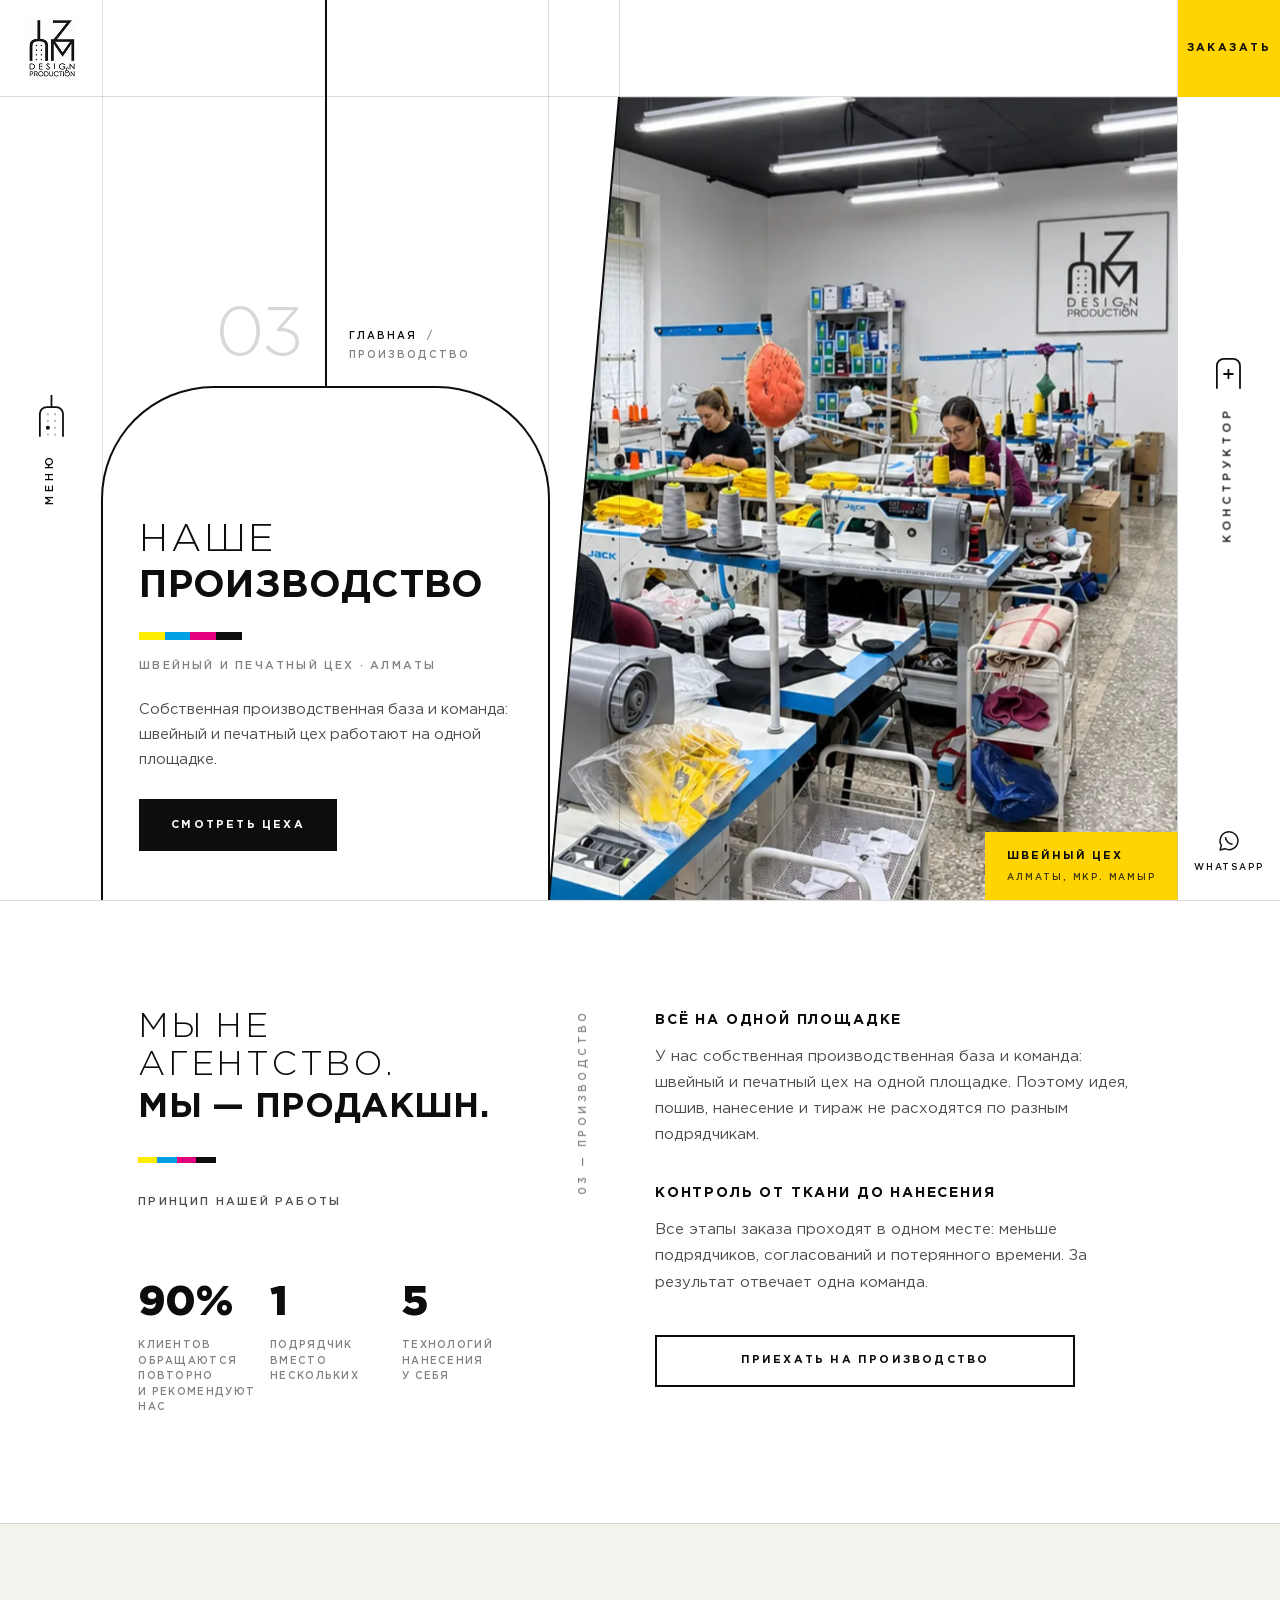
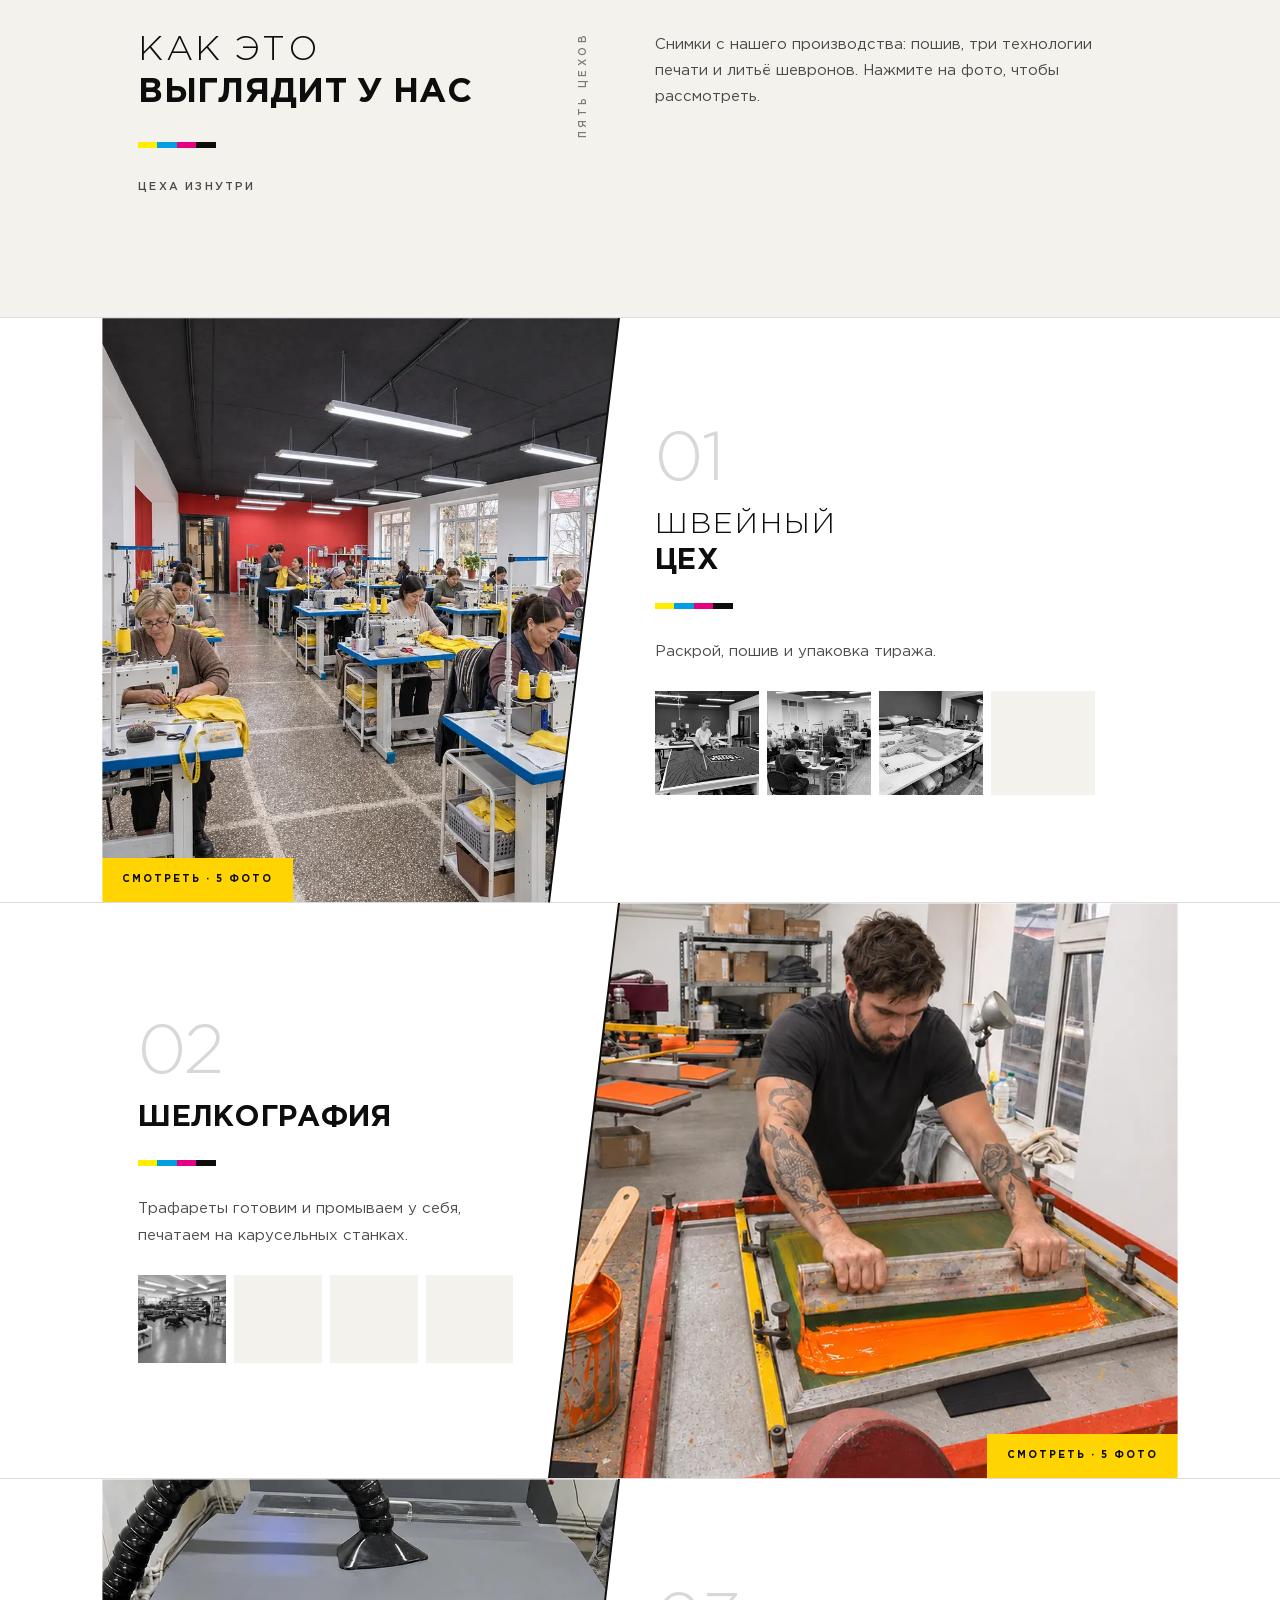
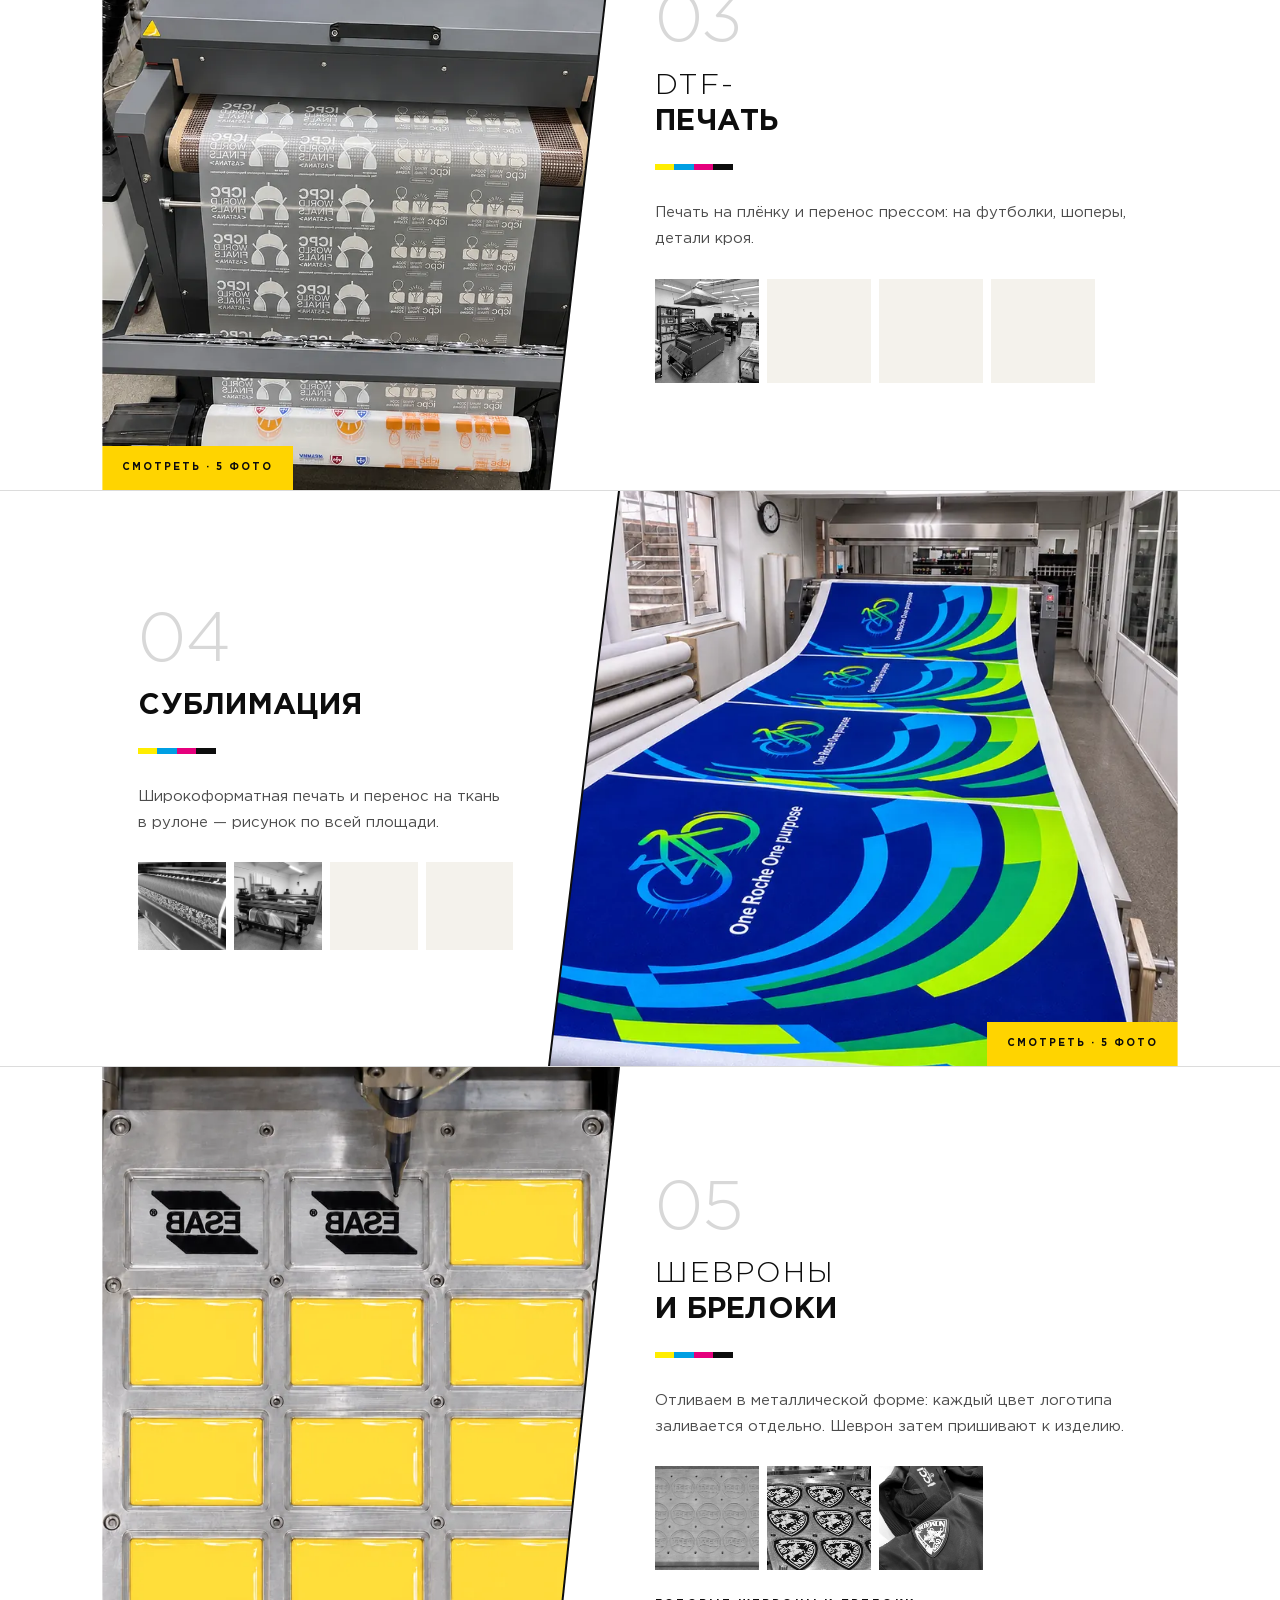
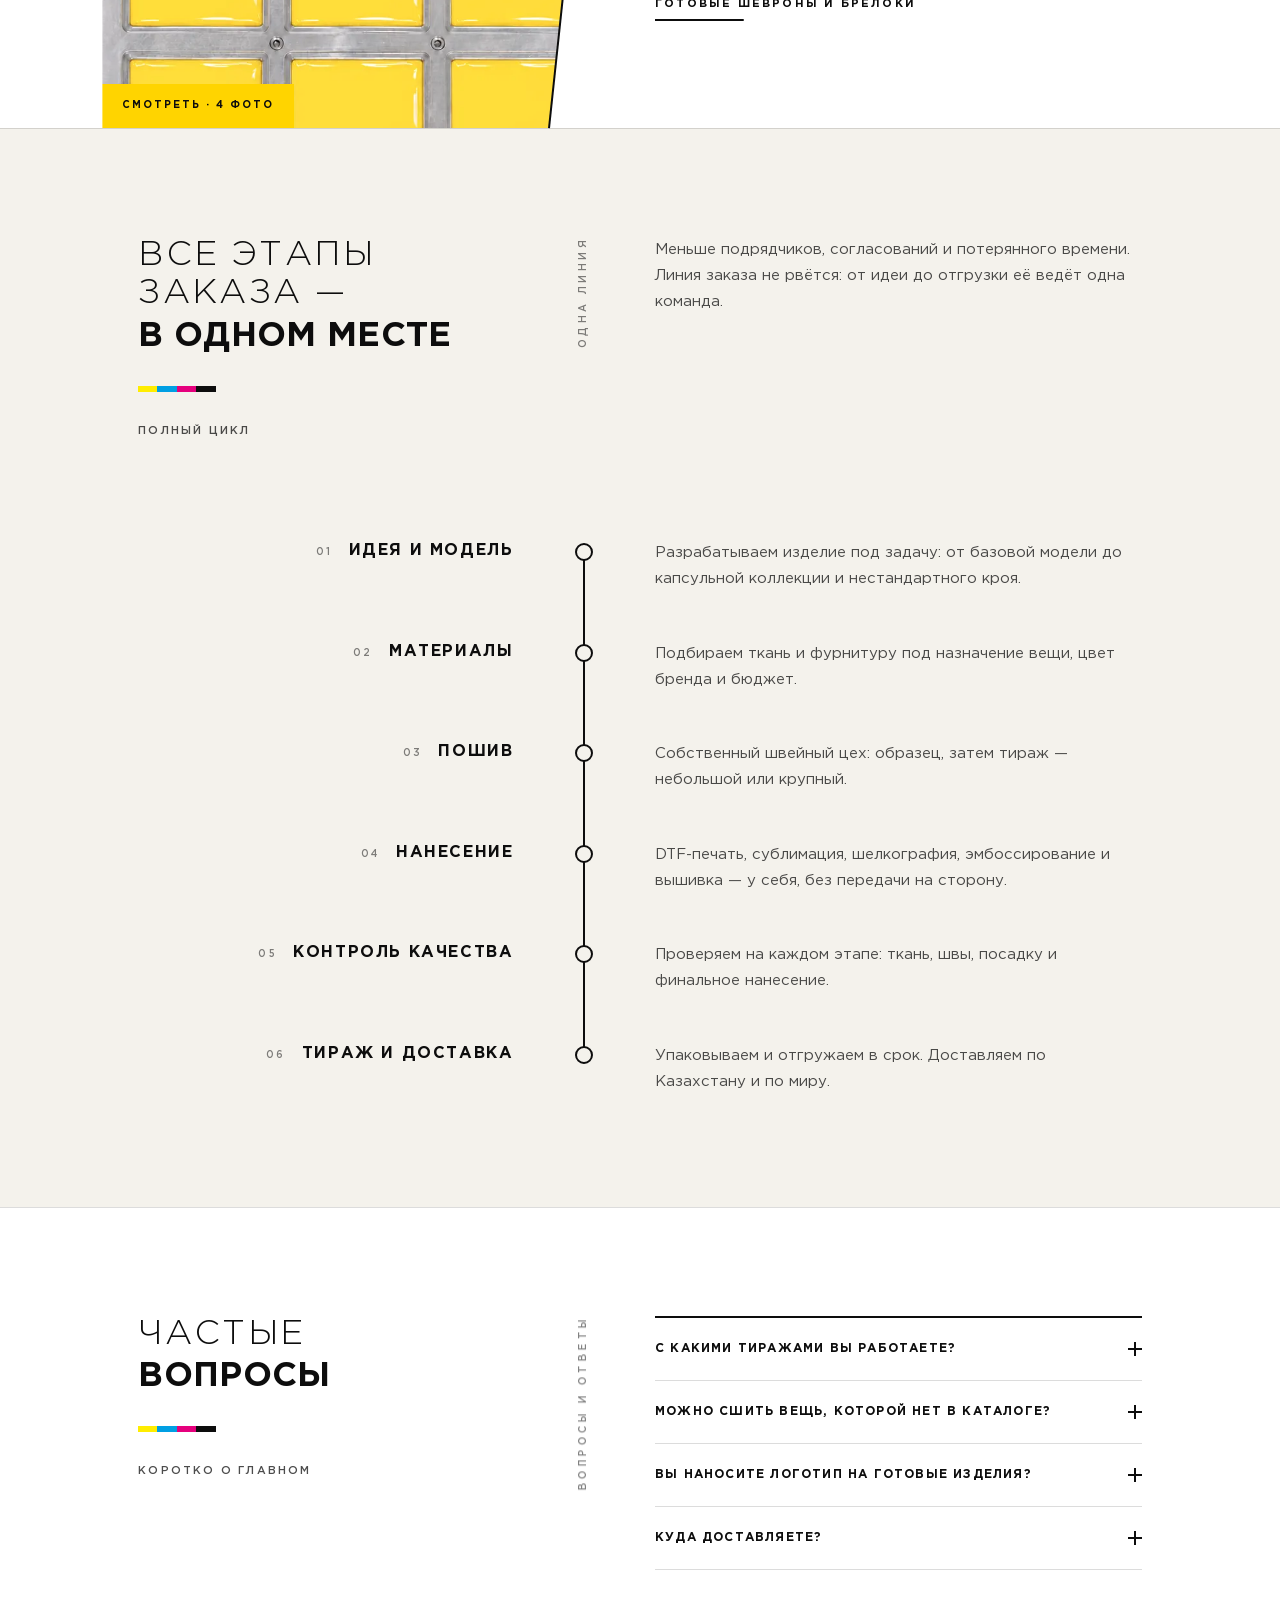
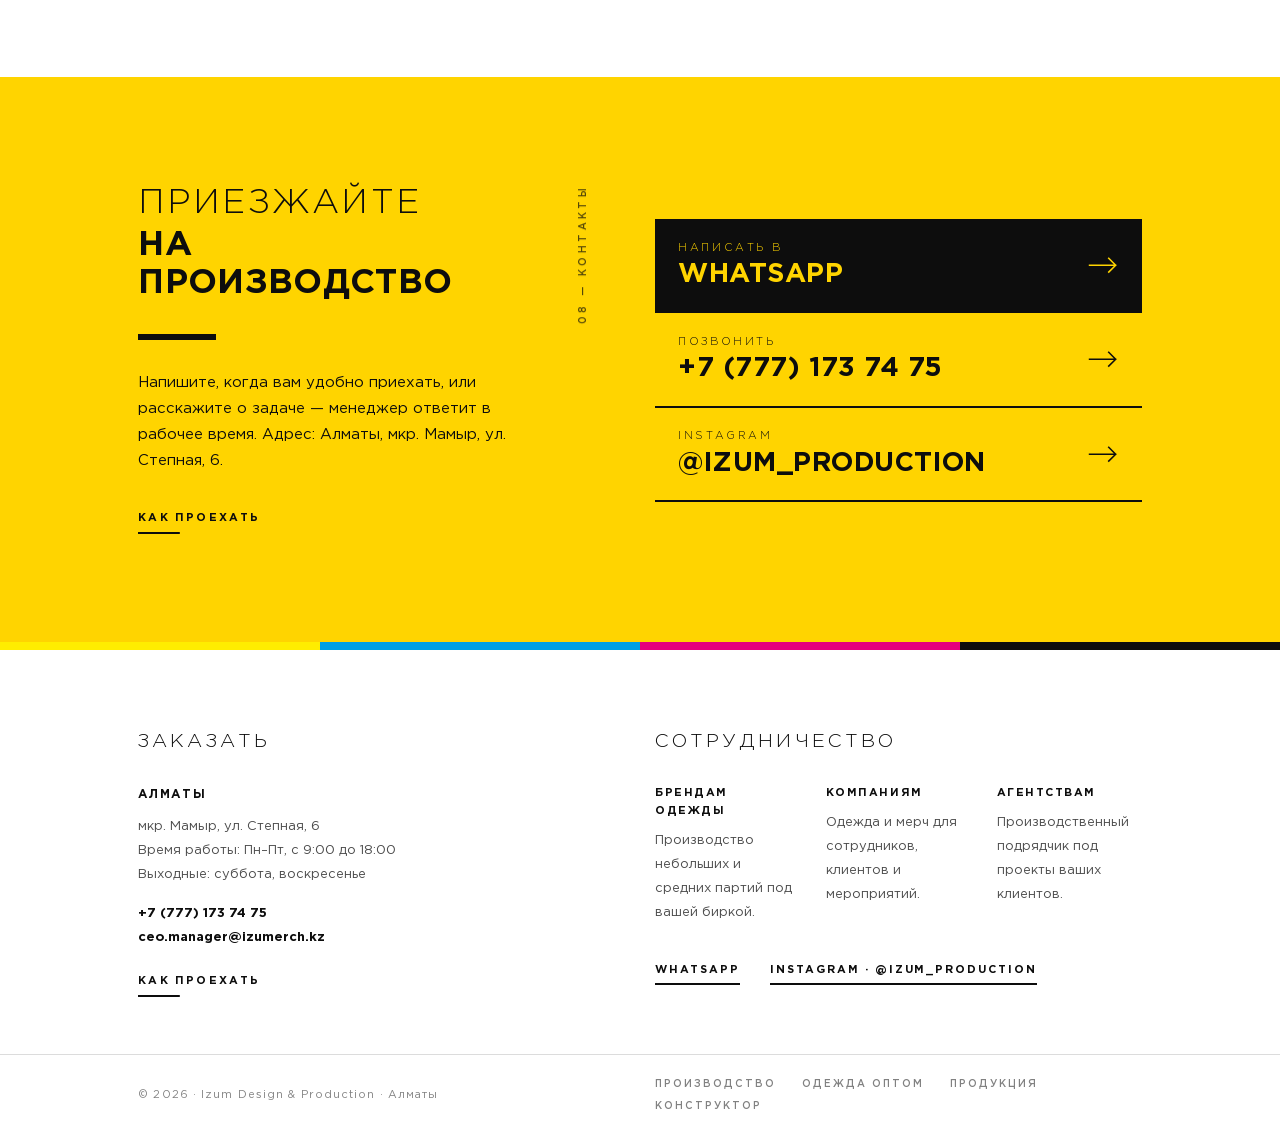
<file: production.html>
<!doctype html>
<html lang="ru">
<head>
  <meta charset="utf-8">
  <meta name="viewport" content="width=device-width, initial-scale=1">
  <script>document.documentElement.classList.add("js")</script>
  <title>Производство — швейный и печатный цех в Алматы · Izum</title>
  <meta name="description" content="Собственное швейное и печатное производство Izum в Алматы: все этапы заказа в одном месте, контроль качества от ткани до нанесения.">
  <!-- Черновик: до запуска страница закрыта от поисковиков. -->
  <meta name="robots" content="noindex">
  <link rel="icon" href="img/izum-logo.png">
  <link rel="preload" href="fonts/GothamPro-Bold.woff2" as="font" type="font/woff2" crossorigin>
  <link rel="preload" href="fonts/GothamPro-Light.woff2" as="font" type="font/woff2" crossorigin>
  <link rel="stylesheet" href="css/site.css?v=1119a">
  <link rel="stylesheet" href="css/pages.css?v=1119a">
</head>
<body data-page="2">
  <!-- Сетка страницы взята из знака Izum: ножки арки U и ножки M продолжены вниз на всю страницу (.frame). -->
  <div class="frame" aria-hidden="true"><i></i><i></i></div>

  <!-- Левая стойка: знак, меню (арка с восемью точками — восемь разделов), наверх -->
  <aside class="rail rail-l">
    <a class="rail-logo" href="index.html" aria-label="Izum Design &amp; Production — на главную">
      <img src="img/izum-logo.png" srcset="img/izum-logo.png 1x, img/izum-logo-2x.png 2x" width="51" height="62" alt="Izum Design &amp; Production">
    </a>
    <button class="rail-menu" id="menuBtn" type="button" aria-expanded="false" aria-controls="menu">
      <svg class="glyph" viewBox="0 -15 39.5 61.5" aria-hidden="true">
        <path d="M19.8-15V2.75M2.75 46.5V12.75a10 10 0 0 1 10-10h14a10 10 0 0 1 10 10V46.5"/>
        <g id="navDots">
          <circle cx="14.55" cy="13.3" r="1.7"/><circle cx="14.55" cy="23.2" r="1.7"/><circle cx="14.55" cy="33.2" r="1.7"/><circle cx="14.55" cy="43.2" r="1.7"/>
          <circle cx="25.05" cy="13.3" r="1.7"/><circle cx="25.05" cy="23.2" r="1.7"/><circle cx="25.05" cy="33.2" r="1.7"/><circle cx="25.05" cy="43.2" r="1.7"/>
        </g>
      </svg>
      <span class="rail-menu-t" data-open="Меню" data-close="Закрыть">Меню</span>
    </button>
    <a class="rail-up" href="#top" aria-label="Наверх"><svg viewBox="0 0 44 24" aria-hidden="true"><path d="M2 22L22 3l20 19"/></svg></a>
  </aside>

  <!-- Правая стойка: заявка, конструктор и WhatsApp -->
  <aside class="rail rail-r">
    <a class="rail-cta" href="#contact">Заказать</a>
    <a class="rail-mk" href="constructor.html">
      <svg viewBox="0 0 39.5 49.5" aria-hidden="true"><path d="M2.75 46.5V12.75a10 10 0 0 1 10-10h14a10 10 0 0 1 10 10V46.5"/><path class="plus" d="M19.75 17.5v15M12.25 25h15"/></svg>
      <span>Конструктор</span>
    </a>
    <a class="rail-wa" href="https://wa.me/77771737475" target="_blank" rel="noopener" aria-label="Написать в WhatsApp">
      <svg viewBox="0 0 32 32" aria-hidden="true"><path d="M5 27l1.6-5.6A11 11 0 1 1 11 25.5z"/><path d="M11.6 11.2c.4 4.6 4 8.400 8.800 8.800"/></svg>
      <span>WhatsApp</span>
    </a>
  </aside>

  <!-- Меню во весь экран -->
  <div class="menu" id="menu" aria-hidden="true">
    <div class="frame frame-in" aria-hidden="true"><i></i><i></i></div>
    <div class="menu-grid">
      <nav class="menu-nav" aria-label="Разделы">
        <a href="index.html"><i>01</i>Главная</a>
        <a href="index.html#about"><i>02</i>О компании</a>
        <a href="production.html" aria-current="page"><i>03</i>Производство</a>
        <a href="wholesale.html"><i>04</i>Одежда оптом</a>
        <a href="products.html"><i>05</i>Продукция</a>
        <a href="constructor.html"><i>06</i>Конструктор</a>
        <a href="index.html#process"><i>07</i>Как работаем</a>
        <a href="#contact"><i>08</i>Контакты</a>
      </nav>
      <div class="menu-side">
        <button class="menu-x" id="menuX" type="button" aria-label="Закрыть меню">
          <svg viewBox="0 0 100 100" preserveAspectRatio="none" aria-hidden="true"><path d="M0 0L100 100M100 0L0 100" vector-effect="non-scaling-stroke"/></svg>
          <span>Закрыть</span>
        </button>
        <div class="menu-contacts">
          <a href="tel:+77771737475">+7 (777) 173 74 75</a>
          <a href="mailto:ceo.manager@izumerch.kz">ceo.manager@izumerch.kz</a>
          <span>Алматы, мкр. Мамыр, ул. Степная, 6 · Пн–Пт, 9:00–18:00</span>
        </div>
      </div>
    </div>
  </div>

  <main>
    <!-- ============ Обложка: стойка I входит в арку U, в арке — название; справа фото под диагональю Z ============ -->
    <section class="cover" id="top">
      <div class="cover-grid">
        <i class="cover-stem" aria-hidden="true"></i>
        <div class="cover-top">
          <span class="cover-n" aria-hidden="true">03</span>
          <nav class="crumbs" aria-label="Вы здесь"><a href="index.html">Главная</a><span>Производство</span></nav>
        </div>
        <div class="cover-arch">
          <h1 class="hd hd-cover"><span class="hd-a">Наше</span><span class="hd-b">производство</span></h1>
          <p class="sub">Швейный и печатный цех · Алматы</p>
          <p class="cover-lead">Собственная производственная база и команда: швейный и печатный цех работают на одной площадке.</p>
          <a class="btn btn-fill" href="#shops">Смотреть цеха</a>
        </div>
        <div class="cover-pic">
          <img src="img/production/sew-02-800.webp" srcset="img/production/sew-02-800.webp 800w, img/production/sew-02-1600.webp 1600w" sizes="(max-width: 900px) 100vw, 56vw" width="800" height="1067" fetchpriority="high" decoding="async" alt="Швейный цех, на стене — логотип Izum Design Production" style="object-position: 50% 38%">
          <p class="cover-cap"><b>Швейный цех</b><span>Алматы, мкр. Мамыр</span></p>
        </div>
        <svg class="cover-cut" viewBox="0 0 100 100" preserveAspectRatio="none" aria-hidden="true"><path d="M100 0L0 100" vector-effect="non-scaling-stroke"/></svg>
      </div>
    </section>

    <!-- ============ Принцип ============ -->
    <section class="s" id="intro">
      <div class="s-grid">
        <div class="col-a">
          <h2 class="hd" data-rev><span class="hd-a">Мы не агентство.</span><span class="hd-b">Мы — продакшн.</span></h2>
          <p class="sub" data-rev>Принцип нашей работы</p>
          <div class="nums">
            <div data-rev><b data-n="90" data-suf="%">90%</b><span>клиентов обращаются повторно и&nbsp;рекомендуют нас</span></div>
            <div data-rev style="--i:1"><b data-n="1">1</b><span>подрядчик вместо нескольких</span></div>
            <div data-rev style="--i:2"><b data-n="5">5</b><span>технологий нанесения у&nbsp;себя</span></div>
          </div>
        </div>
        <div class="spine"><span>03 — Производство</span></div>
        <div class="col-b">
          <h3 class="h-sm" data-rev>Всё на одной площадке</h3>
          <p data-rev>У нас собственная производственная база и команда: швейный и печатный цех на одной площадке. Поэтому идея, пошив, нанесение и тираж не расходятся по разным подрядчикам.</p>
          <h3 class="h-sm" data-rev>Контроль от ткани до нанесения</h3>
          <p data-rev>Все этапы заказа проходят в одном месте: меньше подрядчиков, согласований и потерянного времени. За результат отвечает одна команда.</p>
          <a class="btn btn-wide" href="#contact" data-rev>Приехать на производство</a>
        </div>
      </div>
    </section>

    <!-- ============ Цеха изнутри. Снимки прислал заказчик 17.11.2026; ссылка ведёт на крупную версию, с gallery.js — в просмотр ============ -->
    <section class="s s-soft" id="shops">
      <div class="s-grid">
        <div class="col-a">
          <h2 class="hd" data-rev><span class="hd-a">Как это</span><span class="hd-b">выглядит у нас</span></h2>
          <p class="sub" data-rev>Цеха изнутри</p>
        </div>
        <div class="spine"><span>Пять цехов</span></div>
        <div class="col-b">
          <p data-rev>Снимки с нашего производства: пошив, три технологии печати и литьё шевронов. Нажмите на фото, чтобы рассмотреть.</p>
        </div>
      </div>
    </section>
    <section class="s s-dirs">
      <div class="dir" data-group>
        <div class="dir-pic dir-pic-l" data-gallery>
          <a href="img/production/sew-01-1600.webp" data-cap="Швейный цех"><img src="img/production/sew-01-800.webp" srcset="img/production/sew-01-800.webp 800w, img/production/sew-01-1600.webp 1600w" sizes="(max-width: 900px) 100vw, 52vw" width="800" height="1067" loading="lazy" decoding="async" alt="Швейный цех: ряды машин, швеи шьют жёлтые изделия" style="object-position: 50% 46%"><span class="dir-tag">Смотреть · 5 фото</span></a>
        </div>
        <svg class="dir-cut" viewBox="0 0 100 100" preserveAspectRatio="none" aria-hidden="true"><path d="M100 0L0 100" vector-effect="non-scaling-stroke"/></svg>
        <div class="dir-txt dir-txt-r">
          <span class="dir-n" data-rev>01</span>
          <h3 class="hd" data-rev><span class="hd-a">Швейный</span><span class="hd-b">цех</span></h3>
          <p data-rev>Раскрой, пошив и упаковка тиража.</p>
          <div class="thumbs" data-gallery data-rev>
            <a href="img/production/sew-05-1600.webp" data-cap="Раскрой"><img src="img/production/sew-05-800.webp" srcset="img/production/sew-05-800.webp 800w, img/production/sew-05-1600.webp 1600w" sizes="(max-width: 900px) 30vw, 9vw" width="800" height="1067" loading="lazy" decoding="async" alt="Раскройный стол: мастер размечает полотно с принтом" style="object-position: 50% 62%"></a>
            <a href="img/production/sew-04-1600.webp" data-cap="Пошив"><img src="img/production/sew-04-800.webp" srcset="img/production/sew-04-800.webp 800w, img/production/sew-04-1600.webp 1600w" sizes="(max-width: 900px) 30vw, 9vw" width="800" height="1067" loading="lazy" decoding="async" alt="Швеи за промышленными машинами"></a>
            <a href="img/production/sew-07-1600.webp" data-cap="Детали кроя"><img src="img/production/sew-07-800.webp" srcset="img/production/sew-07-800.webp 800w, img/production/sew-07-1600.webp 1600w" sizes="(max-width: 900px) 30vw, 9vw" width="800" height="1067" loading="lazy" decoding="async" alt="Стопки жёлтых деталей кроя на раскройном столе"></a>
            <a href="img/production/sew-10-1600.webp" data-cap="Упаковка тиража"><img src="img/production/sew-10-800.webp" srcset="img/production/sew-10-800.webp 800w, img/production/sew-10-1600.webp 1600w" sizes="(max-width: 900px) 30vw, 9vw" width="800" height="1067" loading="lazy" decoding="async" alt="Сотрудницы упаковывают готовые изделия в пакеты"></a>
          </div>
        </div>
      </div>
      <div class="dir" data-group>
        <div class="dir-pic dir-pic-r" data-gallery>
          <a href="img/production/silk-17-1600.webp" data-cap="Шелкография: печать через трафарет"><img src="img/production/silk-17-800.webp" srcset="img/production/silk-17-800.webp 800w, img/production/silk-17-1600.webp 1600w" sizes="(max-width: 900px) 100vw, 52vw" width="800" height="1067" loading="lazy" decoding="async" alt="Печатник протягивает ракель по трафарету с оранжевой краской" style="object-position: 50% 62%"><span class="dir-tag">Смотреть · 5 фото</span></a>
        </div>
        <svg class="dir-cut" viewBox="0 0 100 100" preserveAspectRatio="none" aria-hidden="true"><path d="M100 0L0 100" vector-effect="non-scaling-stroke"/></svg>
        <div class="dir-txt dir-txt-l">
          <span class="dir-n" data-rev>02</span>
          <h3 class="hd" data-rev><span class="hd-b">Шелкография</span></h3>
          <p data-rev>Трафареты готовим и промываем у себя, печатаем на карусельных станках.</p>
          <div class="thumbs" data-gallery data-rev>
            <a href="img/production/silk-11-1600.webp" data-cap="Цех шелкографии"><img src="img/production/silk-11-800.webp" srcset="img/production/silk-11-800.webp 800w, img/production/silk-11-1600.webp 1600w" sizes="(max-width: 900px) 30vw, 9vw" width="800" height="1067" loading="lazy" decoding="async" alt="Цех шелкографии с карусельными печатными станками"></a>
            <a href="img/production/silk-13-1600.webp" data-cap="Подготовка трафарета"><img src="img/production/silk-13-800.webp" srcset="img/production/silk-13-800.webp 800w, img/production/silk-13-1600.webp 1600w" sizes="(max-width: 900px) 30vw, 9vw" width="800" height="1067" loading="lazy" decoding="async" alt="Мастер выравнивает макет на трафаретной раме"></a>
            <a href="img/production/silk-16-1600.webp" data-cap="Промывка трафарета"><img src="img/production/silk-16-800.webp" srcset="img/production/silk-16-800.webp 800w, img/production/silk-16-1600.webp 1600w" sizes="(max-width: 900px) 30vw, 9vw" width="800" height="1067" loading="lazy" decoding="async" alt="Трафаретную раму промывают струёй воды"></a>
            <a href="img/production/silk-25-1600.webp" data-cap="Печать на чёрном трикотаже"><img src="img/production/silk-25-800.webp" srcset="img/production/silk-25-800.webp 800w, img/production/silk-25-1600.webp 1600w" sizes="(max-width: 900px) 30vw, 9vw" width="800" height="1067" loading="lazy" decoding="async" alt="Многоцветный принт с драконом на чёрной футболке на столе станка" style="object-position: 50% 70%"></a>
          </div>
        </div>
      </div>
      <div class="dir" data-group>
        <div class="dir-pic dir-pic-l" data-gallery>
          <a href="img/production/dtf-33-1600.webp" data-cap="DTF-печать: плёнка с макетами"><img src="img/production/dtf-33-800.webp" srcset="img/production/dtf-33-800.webp 800w, img/production/dtf-33-1600.webp 1600w" sizes="(max-width: 900px) 100vw, 52vw" width="800" height="1067" loading="lazy" decoding="async" alt="DTF-принтер выпускает плёнку с отпечатанными логотипами" style="object-position: 50% 45%"><span class="dir-tag">Смотреть · 5 фото</span></a>
        </div>
        <svg class="dir-cut" viewBox="0 0 100 100" preserveAspectRatio="none" aria-hidden="true"><path d="M100 0L0 100" vector-effect="non-scaling-stroke"/></svg>
        <div class="dir-txt dir-txt-r">
          <span class="dir-n" data-rev>03</span>
          <h3 class="hd" data-rev><span class="hd-a">DTF-</span><span class="hd-b">печать</span></h3>
          <p data-rev>Печать на плёнку и перенос прессом: на футболки, шоперы, детали кроя.</p>
          <div class="thumbs" data-gallery data-rev>
            <a href="img/production/dtf-32-1600.webp" data-cap="Участок DTF-печати"><img src="img/production/dtf-32-800.webp" srcset="img/production/dtf-32-800.webp 800w, img/production/dtf-32-1600.webp 1600w" sizes="(max-width: 900px) 30vw, 9vw" width="800" height="1067" loading="lazy" decoding="async" alt="Участок DTF-печати: принтеры и стеллажи с плёнкой"></a>
            <a href="img/production/dtf-31-1600.webp" data-cap="Перенос принта прессом"><img src="img/production/dtf-31-800.webp" srcset="img/production/dtf-31-800.webp 800w, img/production/dtf-31-1600.webp 1600w" sizes="(max-width: 900px) 30vw, 9vw" width="800" height="1062" loading="lazy" decoding="async" alt="Шопер с зелёным принтом снимают с термопресса"></a>
            <a href="img/production/dtf-34-1600.webp" data-cap="Перенос на детали кроя"><img src="img/production/dtf-34-800.webp" srcset="img/production/dtf-34-800.webp 800w, img/production/dtf-34-1600.webp 1600w" sizes="(max-width: 900px) 30vw, 9vw" width="800" height="1067" loading="lazy" decoding="async" alt="Красные детали кроя с белыми принтами под термопрессом"></a>
            <a href="img/production/dtf-37-1600.webp" data-cap="Готовые шоперы"><img src="img/production/dtf-37-800.webp" srcset="img/production/dtf-37-800.webp 800w, img/production/dtf-37-1600.webp 1600w" sizes="(max-width: 900px) 30vw, 9vw" width="800" height="1067" loading="lazy" decoding="async" alt="Чёрные шоперы с полноцветными принтами"></a>
          </div>
        </div>
      </div>
      <div class="dir" data-group>
        <div class="dir-pic dir-pic-r" data-gallery>
          <a href="img/production/sub-45-1600.webp" data-cap="Сублимация: рисунок перенесён на полотно"><img src="img/production/sub-45-800.webp" srcset="img/production/sub-45-800.webp 800w, img/production/sub-45-1600.webp 1600w" sizes="(max-width: 900px) 100vw, 52vw" width="800" height="1067" loading="lazy" decoding="async" alt="Полотно с сублимационной печатью по всей ширине выходит из машины" style="object-position: 50% 66%"><span class="dir-tag">Смотреть · 5 фото</span></a>
        </div>
        <svg class="dir-cut" viewBox="0 0 100 100" preserveAspectRatio="none" aria-hidden="true"><path d="M100 0L0 100" vector-effect="non-scaling-stroke"/></svg>
        <div class="dir-txt dir-txt-l">
          <span class="dir-n" data-rev>04</span>
          <h3 class="hd" data-rev><span class="hd-b">Сублимация</span></h3>
          <p data-rev>Широкоформатная печать и перенос на ткань в рулоне — рисунок по всей площади.</p>
          <div class="thumbs" data-gallery data-rev>
            <a href="img/production/sub-38-1600.webp" data-cap="Широкоформатная печать"><img src="img/production/sub-38-800.webp" srcset="img/production/sub-38-800.webp 800w, img/production/sub-38-1600.webp 1600w" sizes="(max-width: 900px) 30vw, 9vw" width="800" height="1067" loading="lazy" decoding="async" alt="Широкоформатный принтер печатает орнамент"></a>
            <a href="img/production/sub-42-1600.webp" data-cap="Принтеры для сублимации"><img src="img/production/sub-42-800.webp" srcset="img/production/sub-42-800.webp 800w, img/production/sub-42-1600.webp 1600w" sizes="(max-width: 900px) 30vw, 9vw" width="800" height="1067" loading="lazy" decoding="async" alt="Два широкоформатных принтера в цехе сублимации"></a>
            <a href="img/production/sub-40-1600.webp" data-cap="Отпечатанное полотно"><img src="img/production/sub-40-800.webp" srcset="img/production/sub-40-800.webp 800w, img/production/sub-40-1600.webp 1600w" sizes="(max-width: 900px) 30vw, 9vw" width="800" height="1067" loading="lazy" decoding="async" alt="Рука на полотне с детальным сублимационным рисунком"></a>
            <a href="img/production/sub-44-1600.webp" data-cap="Перенос на ткань в рулоне"><img src="img/production/sub-44-800.webp" srcset="img/production/sub-44-800.webp 800w, img/production/sub-44-1600.webp 1600w" sizes="(max-width: 900px) 30vw, 9vw" width="800" height="1067" loading="lazy" decoding="async" alt="Красное полотно с орнаментом выходит из машины переноса"></a>
          </div>
        </div>
      </div>
      <div class="dir" data-group id="patches">
        <div class="dir-pic dir-pic-l" data-gallery>
          <a href="img/production/patch-69-1600.webp" data-cap="Заливка цвета в форму"><img src="img/production/patch-69-800.webp" srcset="img/production/patch-69-800.webp 800w, img/production/patch-69-1600.webp 1600w" sizes="(max-width: 900px) 100vw, 52vw" width="800" height="1067" loading="lazy" decoding="async" alt="Дозатор заливает жёлтый цвет в ячейки формы" style="object-position: 50% 60%"><span class="dir-tag">Смотреть · 4 фото</span></a>
        </div>
        <svg class="dir-cut" viewBox="0 0 100 100" preserveAspectRatio="none" aria-hidden="true"><path d="M100 0L0 100" vector-effect="non-scaling-stroke"/></svg>
        <div class="dir-txt dir-txt-r">
          <span class="dir-n" data-rev>05</span>
          <h3 class="hd" data-rev><span class="hd-a">Шевроны</span><span class="hd-b">и брелоки</span></h3>
          <p data-rev>Отливаем в металлической форме: каждый цвет логотипа заливается отдельно. Шеврон затем пришивают к изделию.</p>
          <div class="thumbs" data-gallery data-rev>
            <a href="img/production/patch-65-1600.webp" data-cap="Металлическая форма"><img src="img/production/patch-65-800.webp" srcset="img/production/patch-65-800.webp 800w, img/production/patch-65-1600.webp 1600w" sizes="(max-width: 900px) 30vw, 9vw" width="800" height="533" loading="lazy" decoding="async" alt="Металлическая форма с гравировкой логотипов для отливки"></a>
            <a href="img/production/patch-64-1600.webp" data-cap="Готовые шевроны в форме"><img src="img/production/patch-64-800.webp" srcset="img/production/patch-64-800.webp 800w, img/production/patch-64-1600.webp 1600w" sizes="(max-width: 900px) 30vw, 9vw" width="800" height="1067" loading="lazy" decoding="async" alt="Отлитые чёрно-белые шевроны в ячейках формы"></a>
            <a href="img/production/patch-58-1600.webp" data-cap="Шеврон на куртке"><img src="img/production/patch-58-800.webp" srcset="img/production/patch-58-800.webp 800w, img/production/patch-58-1600.webp 1600w" sizes="(max-width: 900px) 30vw, 9vw" width="800" height="1067" loading="lazy" decoding="async" alt="Литой шеврон, пришитый к тёмной куртке"></a>
          </div>
          <a class="more" href="products.html#patches" data-rev>Готовые шевроны и брелоки</a>
        </div>
      </div>
    </section>

    <!-- ============ Полный цикл: строчка по шву ============ -->
    <section class="s s-soft" id="cycle">
      <div class="s-grid">
        <div class="col-a">
          <h2 class="hd" data-rev><span class="hd-a">Все этапы заказа —</span><span class="hd-b">в одном месте</span></h2>
          <p class="sub" data-rev>Полный цикл</p>
        </div>
        <div class="spine"><span>Одна линия</span></div>
        <div class="col-b">
          <p data-rev>Меньше подрядчиков, согласований и потерянного времени. Линия заказа не рвётся: от идеи до отгрузки её ведёт одна команда.</p>
        </div>
        <ol class="flow">
          <li data-rev><div class="flow-a"><i>01</i><h3>Идея и модель</h3></div><div class="flow-b"><p>Разрабатываем изделие под задачу: от базовой модели до капсульной коллекции и нестандартного кроя.</p></div></li>
          <li data-rev><div class="flow-a"><i>02</i><h3>Материалы</h3></div><div class="flow-b"><p>Подбираем ткань и фурнитуру под назначение вещи, цвет бренда и бюджет.</p></div></li>
          <li data-rev><div class="flow-a"><i>03</i><h3>Пошив</h3></div><div class="flow-b"><p>Собственный швейный цех: образец, затем тираж — небольшой или крупный.</p></div></li>
          <li data-rev><div class="flow-a"><i>04</i><h3>Нанесение</h3></div><div class="flow-b"><p>DTF-печать, сублимация, шелкография, эмбоссирование и вышивка — у себя, без передачи на сторону.</p></div></li>
          <li data-rev><div class="flow-a"><i>05</i><h3>Контроль качества</h3></div><div class="flow-b"><p>Проверяем на каждом этапе: ткань, швы, посадку и финальное нанесение.</p></div></li>
          <li data-rev><div class="flow-a"><i>06</i><h3>Тираж и доставка</h3></div><div class="flow-b"><p>Упаковываем и отгружаем в срок. Доставляем по Казахстану и по миру.</p></div></li>
        </ol>
      </div>
    </section>

    <!-- ============ Частые вопросы ============ -->
    <section class="s" id="faq">
      <div class="s-grid">
        <div class="col-a">
          <h2 class="hd" data-rev><span class="hd-a">Частые</span><span class="hd-b">вопросы</span></h2>
          <p class="sub" data-rev>Коротко о главном</p>
        </div>
        <div class="spine"><span>Вопросы и ответы</span></div>
        <div class="col-b">
          <div class="faq" data-rev>
            <details><summary>С какими тиражами вы работаете?</summary><p>И с небольшими, и с крупными корпоративными заказами. Точные условия по партии зависят от модели — уточним при расчёте.</p></details>
            <details><summary>Можно сшить вещь, которой нет в каталоге?</summary><p>Да. Нестандартные модели и индивидуальный дизайн — наша сильная сторона: разработаем изделие и отошьём образец до запуска тиража.</p></details>
            <details><summary>Вы наносите логотип на готовые изделия?</summary><p>Да, нанесение доступно и на вещи, сшитые у нас, и на готовые изделия. Технологию подберём под материал и тираж.</p></details>
            <details><summary>Куда доставляете?</summary><p>По Алматы, Астане и всему Казахстану, а также за пределы страны.</p></details>
          </div>
        </div>
      </div>
    </section>

    <!-- ============ Заявка ============ -->
    <section class="s s-plate" id="contact" data-dot="7">
      <div class="s-grid">
        <div class="col-a">
          <h2 class="hd hd-plain" data-rev><span class="hd-a">Приезжайте</span><span class="hd-b">на производство</span></h2>
          <p data-rev>Напишите, когда вам удобно приехать, или расскажите о задаче — менеджер ответит в рабочее время. Адрес: Алматы, мкр. Мамыр, ул. Степная, 6.</p>
          <a class="more" href="https://2gis.kz/almaty/search/%D0%90%D0%BB%D0%BC%D0%B0%D1%82%D1%8B%2C%20%D0%9C%D0%B0%D0%BC%D1%8B%D1%80%2C%20%D0%A1%D1%82%D0%B5%D0%BF%D0%BD%D0%B0%D1%8F%20%D1%83%D0%BB%D0%B8%D1%86%D0%B0%2C%206" target="_blank" rel="noopener" data-rev>Как проехать</a>
        </div>
        <div class="spine"><span>08 — Контакты</span></div>
        <div class="col-b">
          <div class="reach" data-rev>
            <a href="https://wa.me/77771737475?text=%D0%97%D0%B4%D1%80%D0%B0%D0%B2%D1%81%D1%82%D0%B2%D1%83%D0%B9%D1%82%D0%B5%21%20%D0%A5%D0%BE%D1%87%D1%83%20%D0%BF%D1%80%D0%B8%D0%B5%D1%85%D0%B0%D1%82%D1%8C%20%D0%BD%D0%B0%20%D0%BF%D1%80%D0%BE%D0%B8%D0%B7%D0%B2%D0%BE%D0%B4%D1%81%D1%82%D0%B2%D0%BE%20Izum." target="_blank" rel="noopener"><span><small>Написать в</small><b>WhatsApp</b></span><svg viewBox="0 0 40 24" aria-hidden="true"><path d="M2 12h34M27 3l9 9-9 9"/></svg></a>
            <a href="tel:+77771737475"><span><small>Позвонить</small><b>+7 (777) 173 74 75</b></span><svg viewBox="0 0 40 24" aria-hidden="true"><path d="M2 12h34M27 3l9 9-9 9"/></svg></a>
            <a href="https://www.instagram.com/izum_production" target="_blank" rel="noopener"><span><small>Instagram</small><b>@izum_production</b></span><svg viewBox="0 0 40 24" aria-hidden="true"><path d="M2 12h34M27 3l9 9-9 9"/></svg></a>
          </div>
        </div>
      </div>
    </section>
  </main>

  <footer class="s foot">
    <div class="izum-line" aria-hidden="true"></div>
    <div class="s-grid">
      <div class="col-a">
        <h3 class="foot-h">Заказать</h3>
        <b class="foot-city">Алматы</b>
        <p>мкр. Мамыр, ул. Степная, 6<br>Время работы: Пн–Пт, с 9:00 до 18:00<br>Выходные: суббота, воскресенье</p>
        <p><a href="tel:+77771737475">+7 (777) 173 74 75</a><br><a href="mailto:ceo.manager@izumerch.kz">ceo.manager@izumerch.kz</a></p>
        <a class="more" href="https://2gis.kz/almaty/search/%D0%90%D0%BB%D0%BC%D0%B0%D1%82%D1%8B%2C%20%D0%9C%D0%B0%D0%BC%D1%8B%D1%80%2C%20%D0%A1%D1%82%D0%B5%D0%BF%D0%BD%D0%B0%D1%8F%20%D1%83%D0%BB%D0%B8%D1%86%D0%B0%2C%206" target="_blank" rel="noopener">Как проехать</a>
      </div>
      <div class="spine"></div>
      <div class="col-b foot-b">
        <h3 class="foot-h">Сотрудничество</h3>
        <div class="foot-cols">
          <div><b>Брендам одежды</b><p>Производство небольших и средних партий под вашей биркой.</p></div>
          <div><b>Компаниям</b><p>Одежда и мерч для сотрудников, клиентов и мероприятий.</p></div>
          <div><b>Агентствам</b><p>Производственный подрядчик под проекты ваших клиентов.</p></div>
        </div>
        <div class="foot-soc">
          <a href="https://wa.me/77771737475" target="_blank" rel="noopener">WhatsApp</a>
          <a href="https://www.instagram.com/izum_production" target="_blank" rel="noopener">Instagram · @izum_production</a>
        </div>
      </div>
    </div>
    <div class="s-grid foot-end">
      <p class="foot-copy">© 2026 · Izum Design &amp; Production · Алматы</p>
      <nav class="foot-nav" aria-label="Страницы">
        <a href="production.html">Производство</a>
        <a href="wholesale.html">Одежда оптом</a>
        <a href="products.html">Продукция</a>
        <a href="constructor.html">Конструктор</a>
      </nav>
    </div>
  </footer>

  <script src="js/tone.js?v=1117t"></script>
  <script src="js/site.js?v=1119a"></script>
  <script src="js/gallery.js?v=1118c"></script>
</body>
</html>
</file>
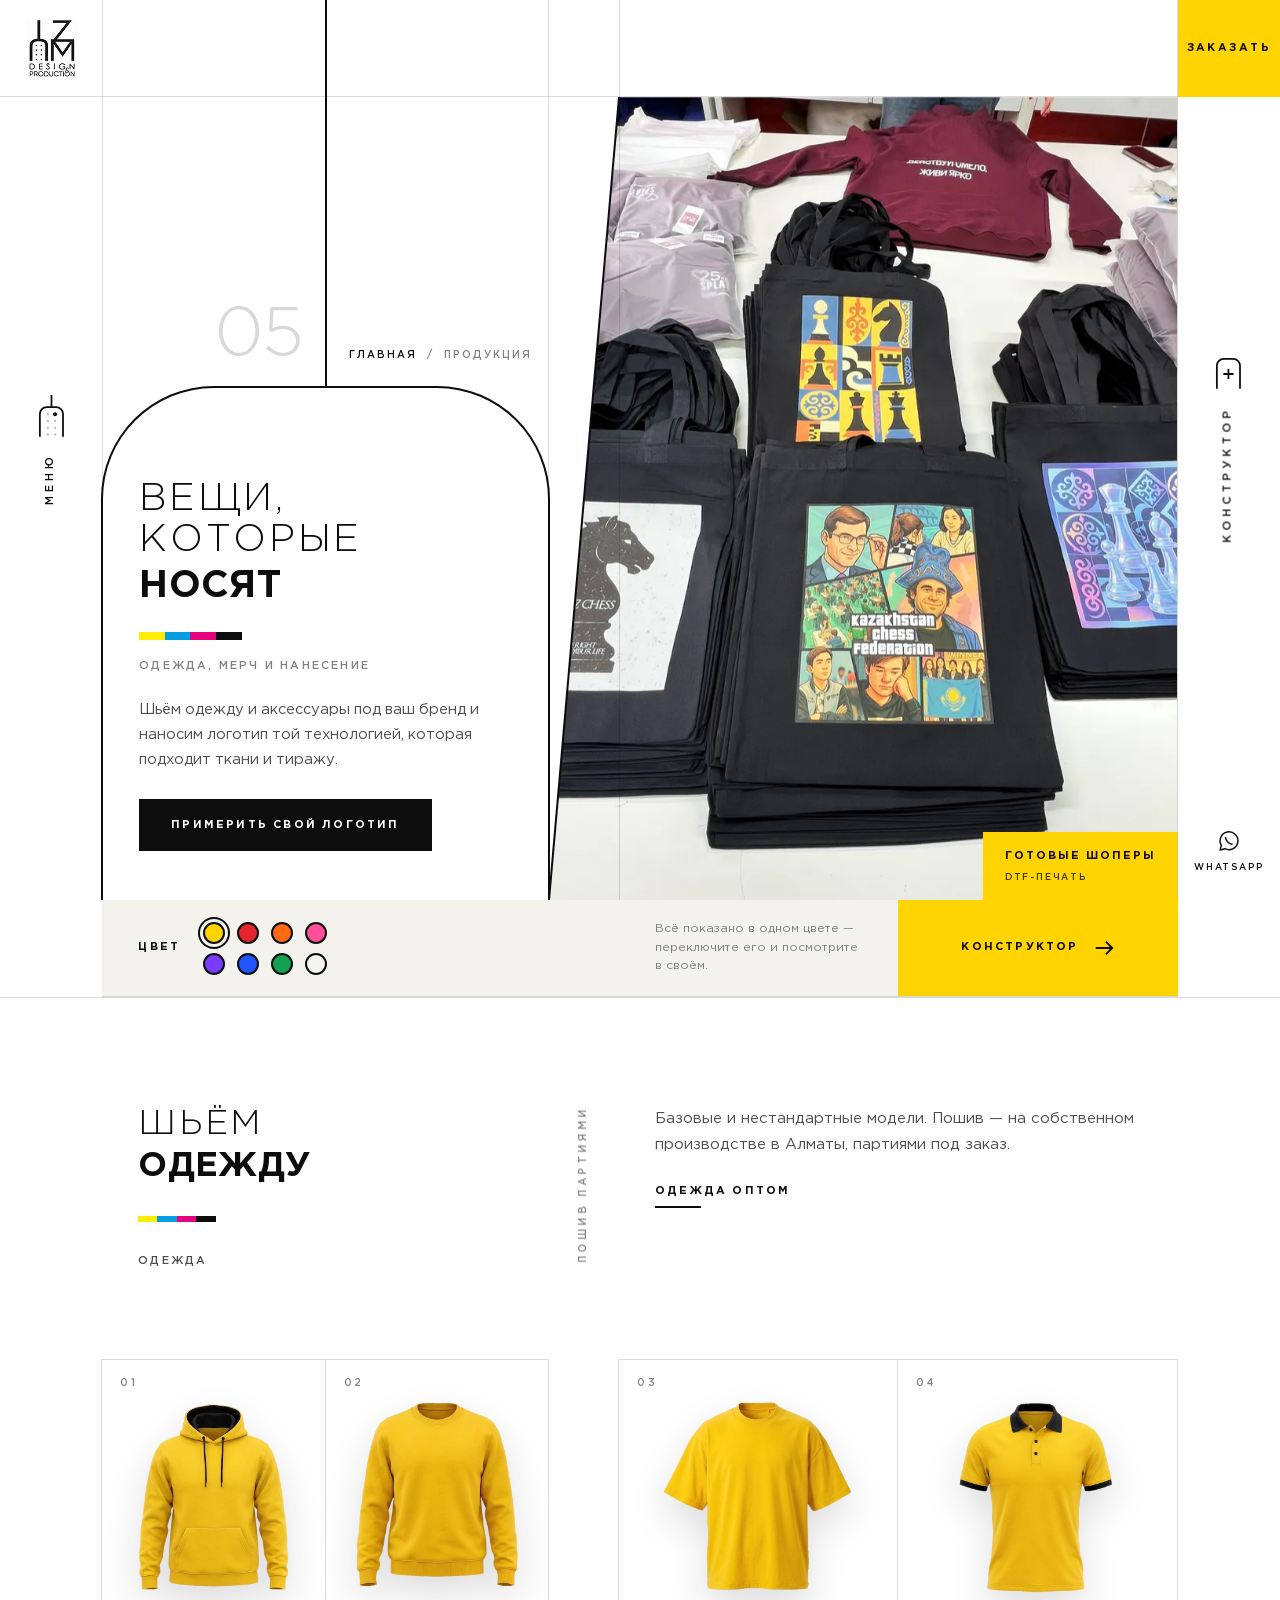
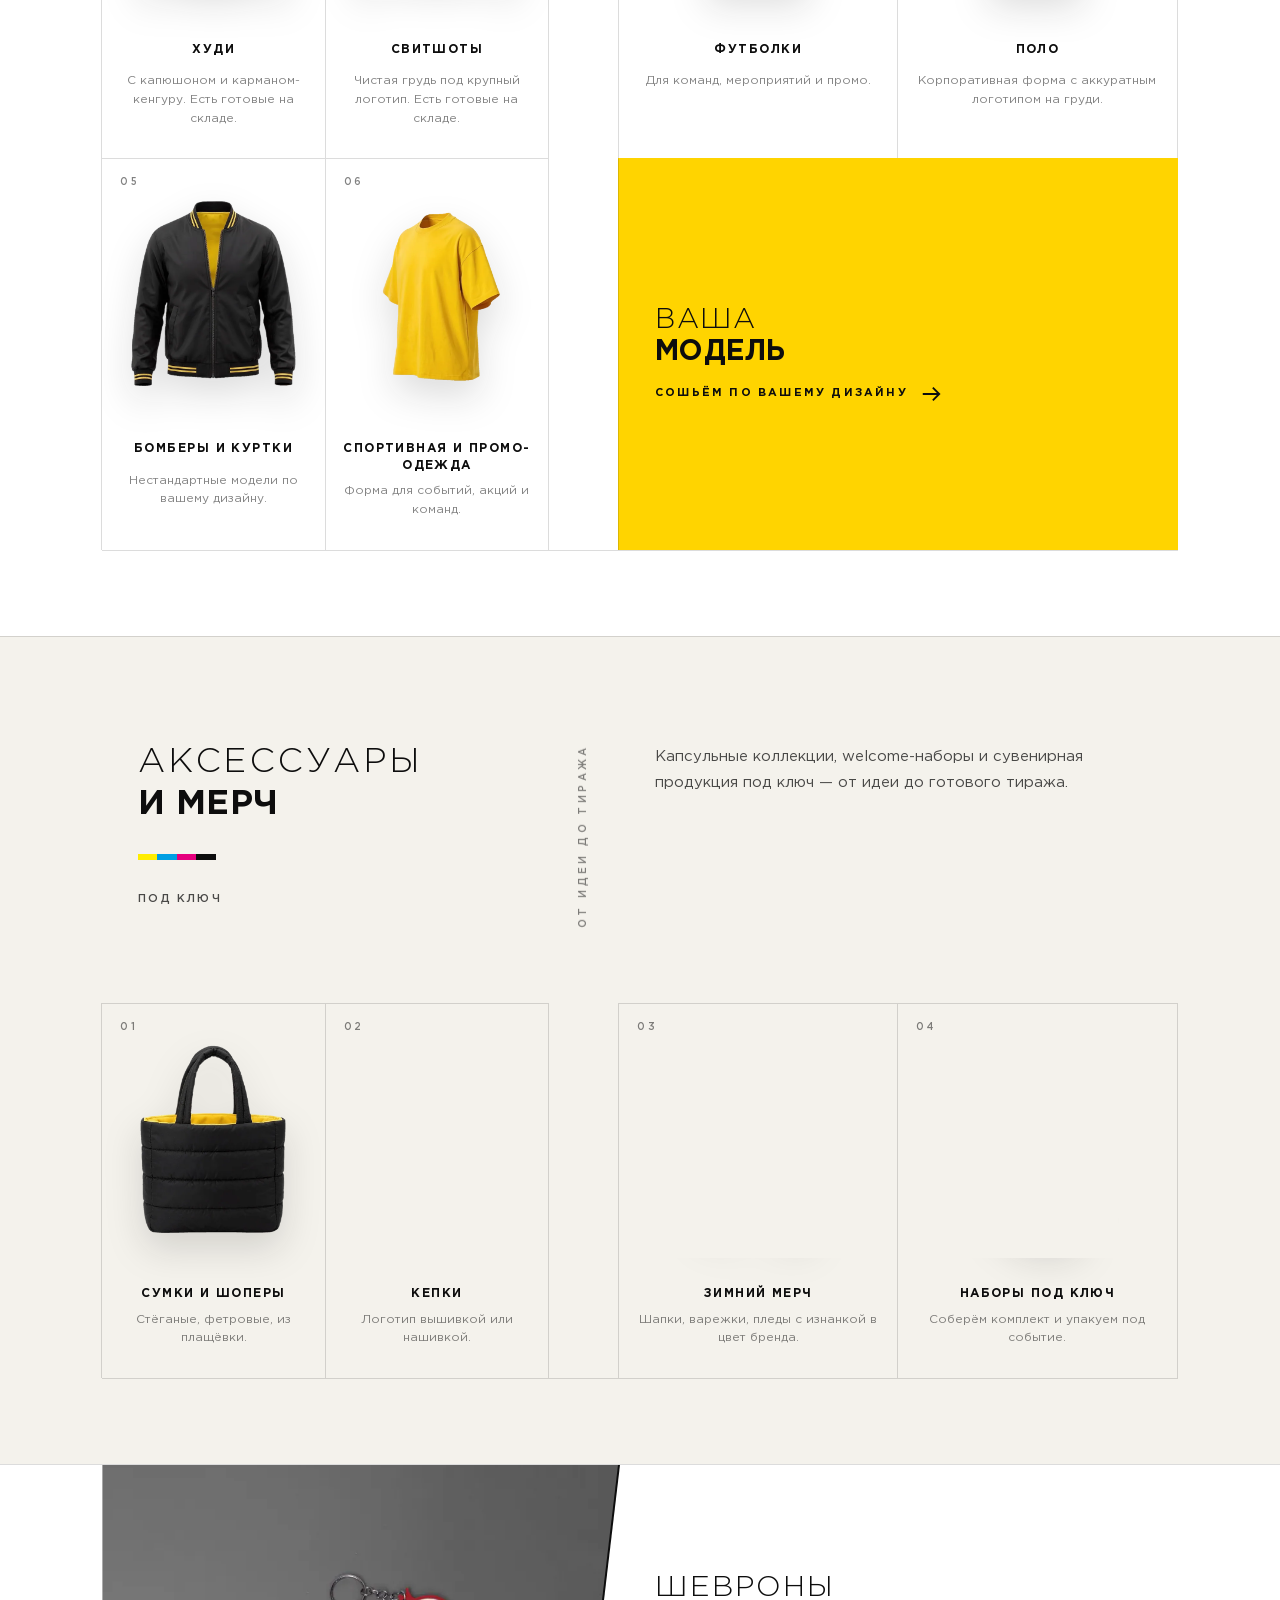
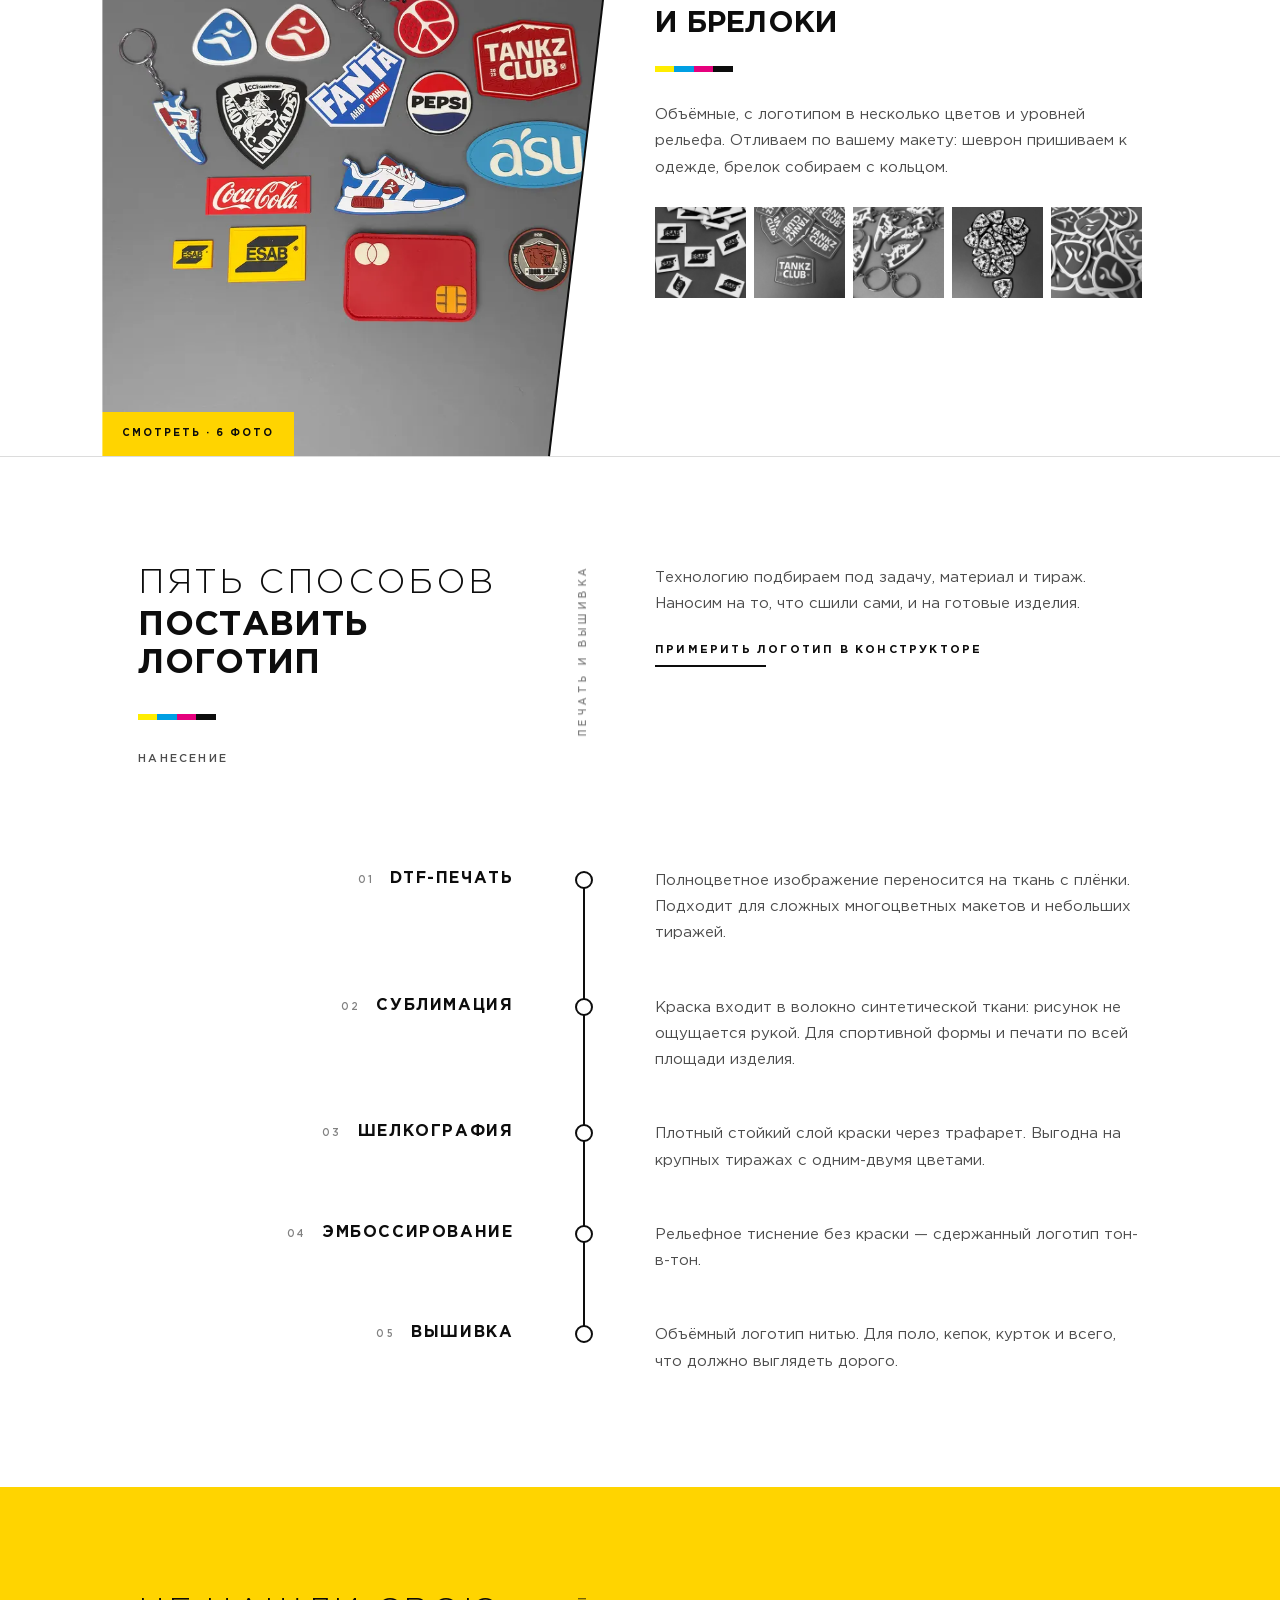
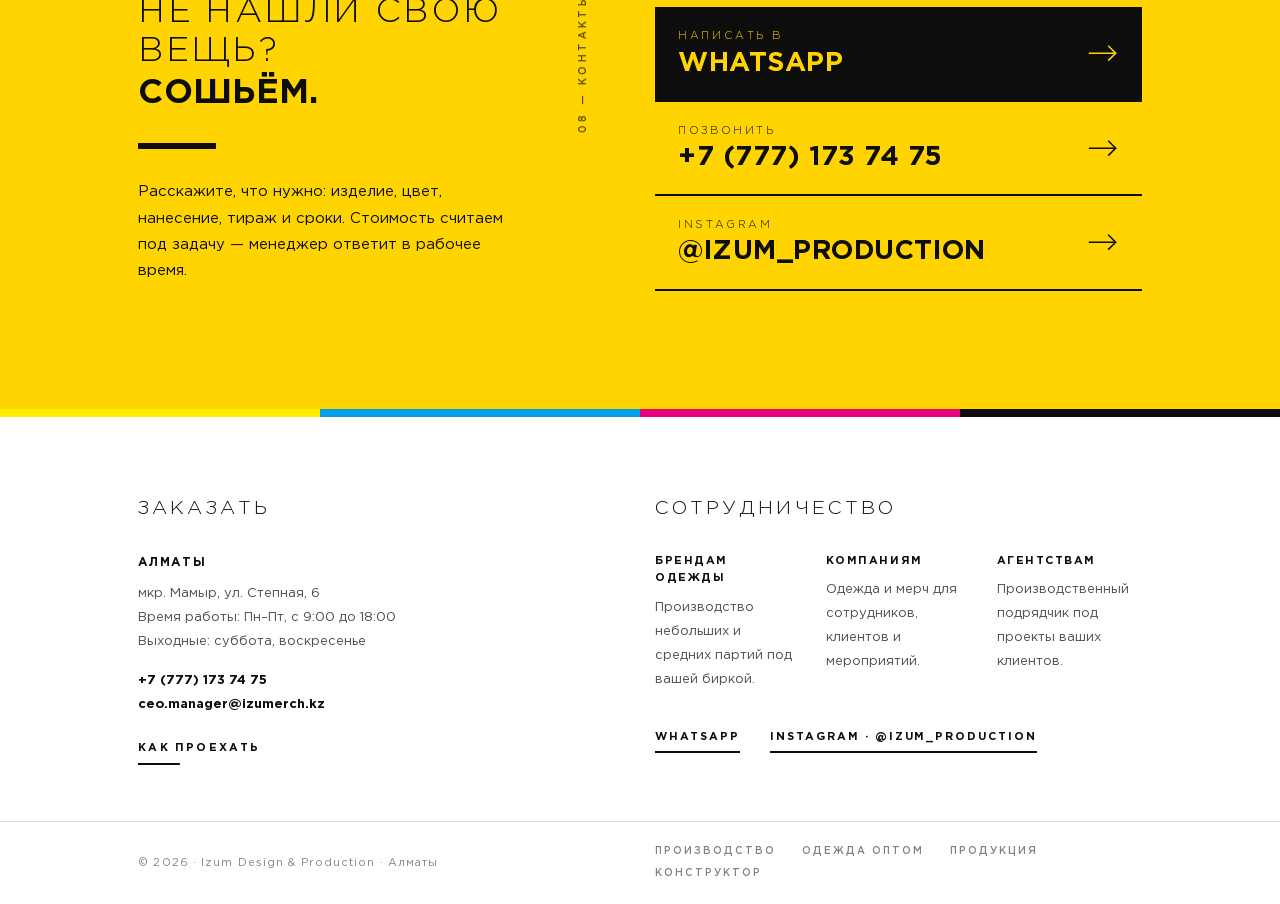
<file: products.html>
<!doctype html>
<html lang="ru">
<head>
  <meta charset="utf-8">
  <meta name="viewport" content="width=device-width, initial-scale=1">
  <script>document.documentElement.classList.add("js")</script>
  <title>Продукция — одежда, мерч и нанесение · Izum</title>
  <meta name="description" content="Худи, свитшоты, футболки, поло, бомберы, сумки и головные уборы под ваш бренд. DTF-печать, сублимация, шелкография, эмбоссирование, вышивка.">
  <!-- Черновик: до запуска страница закрыта от поисковиков. -->
  <meta name="robots" content="noindex">
  <link rel="icon" href="img/izum-logo.png">
  <link rel="preload" href="fonts/GothamPro-Bold.woff2" as="font" type="font/woff2" crossorigin>
  <link rel="preload" href="fonts/GothamPro-Light.woff2" as="font" type="font/woff2" crossorigin>
  <link rel="stylesheet" href="css/site.css?v=1119a">
  <link rel="stylesheet" href="css/pages.css?v=1119a">
</head>
<body data-page="4">
  <!-- Сетка страницы взята из знака Izum: ножки арки U и ножки M продолжены вниз на всю страницу (.frame). -->
  <div class="frame" aria-hidden="true"><i></i><i></i></div>

  <!-- Левая стойка: знак, меню (арка с восемью точками — восемь разделов), наверх -->
  <aside class="rail rail-l">
    <a class="rail-logo" href="index.html" aria-label="Izum Design &amp; Production — на главную">
      <img src="img/izum-logo.png" srcset="img/izum-logo.png 1x, img/izum-logo-2x.png 2x" width="51" height="62" alt="Izum Design &amp; Production">
    </a>
    <button class="rail-menu" id="menuBtn" type="button" aria-expanded="false" aria-controls="menu">
      <svg class="glyph" viewBox="0 -15 39.5 61.5" aria-hidden="true">
        <path d="M19.8-15V2.75M2.75 46.5V12.75a10 10 0 0 1 10-10h14a10 10 0 0 1 10 10V46.5"/>
        <g id="navDots">
          <circle cx="14.55" cy="13.3" r="1.7"/><circle cx="14.55" cy="23.2" r="1.7"/><circle cx="14.55" cy="33.2" r="1.7"/><circle cx="14.55" cy="43.2" r="1.7"/>
          <circle cx="25.05" cy="13.3" r="1.7"/><circle cx="25.05" cy="23.2" r="1.7"/><circle cx="25.05" cy="33.2" r="1.7"/><circle cx="25.05" cy="43.2" r="1.7"/>
        </g>
      </svg>
      <span class="rail-menu-t" data-open="Меню" data-close="Закрыть">Меню</span>
    </button>
    <a class="rail-up" href="#top" aria-label="Наверх"><svg viewBox="0 0 44 24" aria-hidden="true"><path d="M2 22L22 3l20 19"/></svg></a>
  </aside>

  <!-- Правая стойка: заявка, конструктор и WhatsApp -->
  <aside class="rail rail-r">
    <a class="rail-cta" href="#contact">Заказать</a>
    <a class="rail-mk" href="constructor.html">
      <svg viewBox="0 0 39.5 49.5" aria-hidden="true"><path d="M2.75 46.5V12.75a10 10 0 0 1 10-10h14a10 10 0 0 1 10 10V46.5"/><path class="plus" d="M19.75 17.5v15M12.25 25h15"/></svg>
      <span>Конструктор</span>
    </a>
    <a class="rail-wa" href="https://wa.me/77771737475" target="_blank" rel="noopener" aria-label="Написать в WhatsApp">
      <svg viewBox="0 0 32 32" aria-hidden="true"><path d="M5 27l1.6-5.6A11 11 0 1 1 11 25.5z"/><path d="M11.6 11.2c.4 4.6 4 8.400 8.800 8.800"/></svg>
      <span>WhatsApp</span>
    </a>
  </aside>

  <!-- Меню во весь экран -->
  <div class="menu" id="menu" aria-hidden="true">
    <div class="frame frame-in" aria-hidden="true"><i></i><i></i></div>
    <div class="menu-grid">
      <nav class="menu-nav" aria-label="Разделы">
        <a href="index.html"><i>01</i>Главная</a>
        <a href="index.html#about"><i>02</i>О компании</a>
        <a href="production.html"><i>03</i>Производство</a>
        <a href="wholesale.html"><i>04</i>Одежда оптом</a>
        <a href="products.html" aria-current="page"><i>05</i>Продукция</a>
        <a href="constructor.html"><i>06</i>Конструктор</a>
        <a href="index.html#process"><i>07</i>Как работаем</a>
        <a href="#contact"><i>08</i>Контакты</a>
      </nav>
      <div class="menu-side">
        <button class="menu-x" id="menuX" type="button" aria-label="Закрыть меню">
          <svg viewBox="0 0 100 100" preserveAspectRatio="none" aria-hidden="true"><path d="M0 0L100 100M100 0L0 100" vector-effect="non-scaling-stroke"/></svg>
          <span>Закрыть</span>
        </button>
        <div class="menu-contacts">
          <a href="tel:+77771737475">+7 (777) 173 74 75</a>
          <a href="mailto:ceo.manager@izumerch.kz">ceo.manager@izumerch.kz</a>
          <span>Алматы, мкр. Мамыр, ул. Степная, 6 · Пн–Пт, 9:00–18:00</span>
        </div>
      </div>
    </div>
  </div>

  <main>
    <!-- ============ Обложка: стойка I входит в арку U, в арке — название; справа фото под диагональю Z ============ -->
    <section class="cover" id="top">
      <div class="cover-grid">
        <i class="cover-stem" aria-hidden="true"></i>
        <div class="cover-top">
          <span class="cover-n" aria-hidden="true">05</span>
          <nav class="crumbs" aria-label="Вы здесь"><a href="index.html">Главная</a><span>Продукция</span></nav>
        </div>
        <div class="cover-arch">
          <h1 class="hd hd-cover"><span class="hd-a">Вещи, которые</span><span class="hd-b">носят</span></h1>
          <p class="sub">Одежда, мерч и нанесение</p>
          <p class="cover-lead">Шьём одежду и аксессуары под ваш бренд и наносим логотип той технологией, которая подходит ткани и тиражу.</p>
          <a class="btn btn-fill" href="constructor.html">Примерить свой логотип</a>
        </div>
        <div class="cover-pic">
          <img src="img/production/dtf-37-800.webp" srcset="img/production/dtf-37-800.webp 800w, img/production/dtf-37-1600.webp 1600w" sizes="(max-width: 900px) 100vw, 56vw" width="800" height="1067" fetchpriority="high" decoding="async" alt="Чёрные шоперы с полноцветными принтами" style="object-position: 50% 40%">
          <p class="cover-cap"><b>Готовые шоперы</b><span>DTF-печать</span></p>
        </div>
        <svg class="cover-cut" viewBox="0 0 100 100" preserveAspectRatio="none" aria-hidden="true"><path d="M100 0L0 100" vector-effect="non-scaling-stroke"/></svg>
      </div>
    </section>

    <!-- ============ Цвет: восемь точек знака ============ -->
    <section class="s s-bar">
      <div class="s-grid">
        <div class="pickbar">
          <div class="pick"><span>Цвет</span><div class="pick-dots" data-swatches role="group" aria-label="Цвет изделий"></div></div>
          <p class="pick-note">Всё показано в одном цвете — переключите его и посмотрите в своём.</p>
          <a class="pick-go" href="constructor.html">Конструктор<svg viewBox="0 0 24 24" aria-hidden="true"><path d="M3 12h18M14 5l7 7-7 7"/></svg></a>
        </div>
      </div>
    </section>

    <!-- ============ Одежда: четыре колонки = половины арки и половины M ============ -->
    <section class="s" id="clothes">
      <div class="s-grid">
        <div class="col-a">
          <h2 class="hd" data-rev><span class="hd-a">Шьём</span><span class="hd-b">одежду</span></h2>
          <p class="sub" data-rev>Одежда</p>
        </div>
        <div class="spine"><span>Пошив партиями</span></div>
        <div class="col-b">
          <p data-rev>Базовые и нестандартные модели. Пошив — на собственном производстве в Алматы, партиями под заказ.</p>
          <a class="more" href="wholesale.html" data-rev>Одежда оптом</a>
        </div>
        <div class="cards">
          <a class="card" href="wholesale.html" data-rev><i>01</i><div class="card-pic"><img data-tint src="img/turn/hoodie/000.webp" width="524" height="694" loading="lazy" decoding="async" alt="Худи"></div><h3>Худи</h3><p>С капюшоном и карманом-кенгуру. Есть готовые на складе.</p></a>
          <a class="card" href="wholesale.html" data-rev style="--i:1"><i>02</i><div class="card-pic"><img data-tint src="img/turn/sweatshirt/000.webp" width="536" height="648" loading="lazy" decoding="async" alt="Свитшоты"></div><h3>Свитшоты</h3><p>Чистая грудь под крупный логотип. Есть готовые на складе.</p></a>
          <a class="card" href="wholesale.html" data-rev style="--i:2"><i>03</i><div class="card-pic"><img data-tint src="img/turn/tshirt/000.webp" width="612" height="646" loading="lazy" decoding="async" alt="Футболки"></div><h3>Футболки</h3><p>Для команд, мероприятий и промо.</p></a>
          <a class="card" href="wholesale.html" data-rev style="--i:3"><i>04</i><div class="card-pic"><img data-tint src="img/turn/polo/000.webp" width="528" height="670" loading="lazy" decoding="async" alt="Поло"></div><h3>Поло</h3><p>Корпоративная форма с аккуратным логотипом на груди.</p></a>
          <a class="card" href="wholesale.html" data-rev><i>05</i><div class="card-pic"><img data-tint src="img/turn/bomber/000.webp" width="562" height="678" loading="lazy" decoding="async" alt="Бомберы и куртки"></div><h3>Бомберы и куртки</h3><p>Нестандартные модели по вашему дизайну.</p></a>
          <div class="card" data-rev style="--i:1"><i>06</i><div class="card-pic"><img data-tint src="img/turn/tshirt/030.webp" width="612" height="646" loading="lazy" decoding="async" alt=""></div><h3>Спортивная и промо-одежда</h3><p>Форма для событий, акций и команд.</p></div>
          <a class="card card-cta" href="#contact" data-rev style="--i:2"><b>Ваша<strong>модель</strong></b><span>Сошьём по вашему дизайну<svg viewBox="0 0 24 24" aria-hidden="true"><path d="M3 12h18M14 5l7 7-7 7"/></svg></span></a>
        </div>
        <div class="cards-end"></div>
      </div>
    </section>

    <!-- ============ Аксессуары и мерч ============ -->
    <section class="s s-soft" id="merch">
      <div class="s-grid">
        <div class="col-a">
          <h2 class="hd" data-rev><span class="hd-a">Аксессуары</span><span class="hd-b">и мерч</span></h2>
          <p class="sub" data-rev>Под ключ</p>
        </div>
        <div class="spine"><span>От идеи до тиража</span></div>
        <div class="col-b">
          <p data-rev>Капсульные коллекции, welcome-наборы и сувенирная продукция под ключ — от идеи до готового тиража.</p>
        </div>
        <div class="cards">
          <div class="card" data-rev><i>01</i><div class="card-pic"><img data-tint src="img/turn/tote/000.webp" width="512" height="686" loading="lazy" decoding="async" alt="Шопер"></div><h3>Сумки и шоперы</h3><p>Стёганые, фетровые, из плащёвки.</p></div>
          <div class="card" data-rev style="--i:1"><i>02</i><div class="card-pic"><img data-tint src="img/turn/cap/000.webp" width="758" height="484" loading="lazy" decoding="async" alt="Кепка"></div><h3>Кепки</h3><p>Логотип вышивкой или нашивкой.</p></div>
          <div class="card" data-rev style="--i:2"><i>03</i><div class="card-pic"><img data-tint src="img/turn/ushanka/000.webp" width="512" height="662" loading="lazy" decoding="async" alt="Ушанка"></div><h3>Зимний мерч</h3><p>Шапки, варежки, пледы с изнанкой в цвет бренда.</p></div>
          <div class="card" data-rev style="--i:3"><i>04</i><div class="card-pic"><img data-tint src="img/turn/tote/045.webp" width="512" height="686" loading="lazy" decoding="async" alt=""></div><h3>Наборы под ключ</h3><p>Соберём комплект и упакуем под событие.</p></div>
        </div>
        <div class="cards-end"></div>
      </div>
    </section>

    <!-- ============ Шевроны и брелоки. Снимки заказчика (второй архив, 17.11.2026); как их делают — production.html#patches ============ -->
    <section class="s s-dirs">
      <div class="dir" data-group id="patches">
        <div class="dir-pic dir-pic-l" data-gallery>
          <a href="img/production/patch-48-1600.webp" data-cap="Шевроны и брелоки"><img src="img/production/patch-48-800.webp" srcset="img/production/patch-48-800.webp 800w, img/production/patch-48-1600.webp 1600w" sizes="(max-width: 900px) 100vw, 52vw" width="800" height="1067" loading="lazy" decoding="async" alt="Набор литых шевронов, брелоков и картхолдера с логотипами" style="object-position: 50% 50%"><span class="dir-tag">Смотреть · 6 фото</span></a>
        </div>
        <svg class="dir-cut" viewBox="0 0 100 100" preserveAspectRatio="none" aria-hidden="true"><path d="M100 0L0 100" vector-effect="non-scaling-stroke"/></svg>
        <div class="dir-txt dir-txt-r">
          <h3 class="hd" data-rev><span class="hd-a">Шевроны</span><span class="hd-b">и брелоки</span></h3>
          <p data-rev>Объёмные, с логотипом в несколько цветов и уровней рельефа. Отливаем по вашему макету: шеврон пришиваем к одежде, брелок собираем с кольцом.</p>
          <div class="thumbs thumbs-5" data-gallery data-rev>
            <a href="img/production/patch-59-1600.webp" data-cap="Шевроны"><img src="img/production/patch-59-800.webp" srcset="img/production/patch-59-800.webp 800w, img/production/patch-59-1600.webp 1600w" sizes="(max-width: 900px) 30vw, 9vw" width="800" height="1067" loading="lazy" decoding="async" alt="Жёлтые прямоугольные шевроны с тёмным логотипом"></a>
            <a href="img/production/patch-54-1600.webp" data-cap="Рельефный шеврон"><img src="img/production/patch-54-800.webp" srcset="img/production/patch-54-800.webp 800w, img/production/patch-54-1600.webp 1600w" sizes="(max-width: 900px) 30vw, 9vw" width="800" height="1067" loading="lazy" decoding="async" alt="Коричневые шевроны с рельефом гор и надписью"></a>
            <a href="img/production/patch-51-1600.webp" data-cap="Брелоки с кольцом"><img src="img/production/patch-51-800.webp" srcset="img/production/patch-51-800.webp 800w, img/production/patch-51-1600.webp 1600w" sizes="(max-width: 900px) 30vw, 9vw" width="800" height="1067" loading="lazy" decoding="async" alt="Брелоки в форме кроссовок с металлическими кольцами"></a>
            <a href="img/production/patch-53-1600.webp" data-cap="Шевроны партией"><img src="img/production/patch-53-800.webp" srcset="img/production/patch-53-800.webp 800w, img/production/patch-53-1600.webp 1600w" sizes="(max-width: 900px) 30vw, 9vw" width="800" height="1047" loading="lazy" decoding="async" alt="Горсть чёрно-белых шевронов в форме щита"></a>
            <a href="img/production/patch-50-1600.webp" data-cap="Шевроны"><img src="img/production/patch-50-800.webp" srcset="img/production/patch-50-800.webp 800w, img/production/patch-50-1600.webp 1600w" sizes="(max-width: 900px) 30vw, 9vw" width="800" height="1067" loading="lazy" decoding="async" alt="Красные и синие шевроны с белым логотипом"></a>
          </div>
          <a class="more" href="production.html#patches" data-rev>Как их делают</a>
        </div>
      </div>
    </section>

    <!-- ============ Нанесение: пять способов ============ -->
    <section class="s" id="print">
      <div class="s-grid">
        <div class="col-a">
          <h2 class="hd" data-rev><span class="hd-a">Пять способов</span><span class="hd-b">поставить логотип</span></h2>
          <p class="sub" data-rev>Нанесение</p>
        </div>
        <div class="spine"><span>Печать и вышивка</span></div>
        <div class="col-b">
          <p data-rev>Технологию подбираем под задачу, материал и тираж. Наносим на то, что сшили сами, и на готовые изделия.</p>
          <a class="more" href="constructor.html" data-rev>Примерить логотип в конструкторе</a>
        </div>
        <ol class="flow">
          <li data-rev><div class="flow-a"><i>01</i><h3>DTF-печать</h3></div><div class="flow-b"><p>Полноцветное изображение переносится на ткань с плёнки. Подходит для сложных многоцветных макетов и небольших тиражей.</p></div></li>
          <li data-rev><div class="flow-a"><i>02</i><h3>Сублимация</h3></div><div class="flow-b"><p>Краска входит в волокно синтетической ткани: рисунок не ощущается рукой. Для спортивной формы и печати по всей площади изделия.</p></div></li>
          <li data-rev><div class="flow-a"><i>03</i><h3>Шелкография</h3></div><div class="flow-b"><p>Плотный стойкий слой краски через трафарет. Выгодна на крупных тиражах с одним-двумя цветами.</p></div></li>
          <li data-rev><div class="flow-a"><i>04</i><h3>Эмбоссирование</h3></div><div class="flow-b"><p>Рельефное тиснение без краски — сдержанный логотип тон-в-тон.</p></div></li>
          <li data-rev><div class="flow-a"><i>05</i><h3>Вышивка</h3></div><div class="flow-b"><p>Объёмный логотип нитью. Для поло, кепок, курток и всего, что должно выглядеть дорого.</p></div></li>
        </ol>
      </div>
    </section>

    <!-- ============ Заявка ============ -->
    <section class="s s-plate" id="contact" data-dot="7">
      <div class="s-grid">
        <div class="col-a">
          <h2 class="hd hd-plain" data-rev><span class="hd-a">Не нашли свою вещь?</span><span class="hd-b">Сошьём.</span></h2>
          <p data-rev>Расскажите, что нужно: изделие, цвет, нанесение, тираж и сроки. Стоимость считаем под задачу — менеджер ответит в рабочее время.</p>
        </div>
        <div class="spine"><span>08 — Контакты</span></div>
        <div class="col-b">
          <div class="reach" data-rev>
            <a href="https://wa.me/77771737475?text=%D0%97%D0%B4%D1%80%D0%B0%D0%B2%D1%81%D1%82%D0%B2%D1%83%D0%B9%D1%82%D0%B5%21%20%D0%98%D0%BD%D1%82%D0%B5%D1%80%D0%B5%D1%81%D1%83%D0%B5%D1%82%20%D0%BF%D1%80%D0%BE%D0%B4%D1%83%D0%BA%D1%86%D0%B8%D1%8F%20Izum." target="_blank" rel="noopener"><span><small>Написать в</small><b>WhatsApp</b></span><svg viewBox="0 0 40 24" aria-hidden="true"><path d="M2 12h34M27 3l9 9-9 9"/></svg></a>
            <a href="tel:+77771737475"><span><small>Позвонить</small><b>+7 (777) 173 74 75</b></span><svg viewBox="0 0 40 24" aria-hidden="true"><path d="M2 12h34M27 3l9 9-9 9"/></svg></a>
            <a href="https://www.instagram.com/izum_production" target="_blank" rel="noopener"><span><small>Instagram</small><b>@izum_production</b></span><svg viewBox="0 0 40 24" aria-hidden="true"><path d="M2 12h34M27 3l9 9-9 9"/></svg></a>
          </div>
        </div>
      </div>
    </section>
  </main>

  <footer class="s foot">
    <div class="izum-line" aria-hidden="true"></div>
    <div class="s-grid">
      <div class="col-a">
        <h3 class="foot-h">Заказать</h3>
        <b class="foot-city">Алматы</b>
        <p>мкр. Мамыр, ул. Степная, 6<br>Время работы: Пн–Пт, с 9:00 до 18:00<br>Выходные: суббота, воскресенье</p>
        <p><a href="tel:+77771737475">+7 (777) 173 74 75</a><br><a href="mailto:ceo.manager@izumerch.kz">ceo.manager@izumerch.kz</a></p>
        <a class="more" href="https://2gis.kz/almaty/search/%D0%90%D0%BB%D0%BC%D0%B0%D1%82%D1%8B%2C%20%D0%9C%D0%B0%D0%BC%D1%8B%D1%80%2C%20%D0%A1%D1%82%D0%B5%D0%BF%D0%BD%D0%B0%D1%8F%20%D1%83%D0%BB%D0%B8%D1%86%D0%B0%2C%206" target="_blank" rel="noopener">Как проехать</a>
      </div>
      <div class="spine"></div>
      <div class="col-b foot-b">
        <h3 class="foot-h">Сотрудничество</h3>
        <div class="foot-cols">
          <div><b>Брендам одежды</b><p>Производство небольших и средних партий под вашей биркой.</p></div>
          <div><b>Компаниям</b><p>Одежда и мерч для сотрудников, клиентов и мероприятий.</p></div>
          <div><b>Агентствам</b><p>Производственный подрядчик под проекты ваших клиентов.</p></div>
        </div>
        <div class="foot-soc">
          <a href="https://wa.me/77771737475" target="_blank" rel="noopener">WhatsApp</a>
          <a href="https://www.instagram.com/izum_production" target="_blank" rel="noopener">Instagram · @izum_production</a>
        </div>
      </div>
    </div>
    <div class="s-grid foot-end">
      <p class="foot-copy">© 2026 · Izum Design &amp; Production · Алматы</p>
      <nav class="foot-nav" aria-label="Страницы">
        <a href="production.html">Производство</a>
        <a href="wholesale.html">Одежда оптом</a>
        <a href="products.html">Продукция</a>
        <a href="constructor.html">Конструктор</a>
      </nav>
    </div>
  </footer>

  <script src="js/tone.js?v=1117t"></script>
  <script src="js/site.js?v=1119a"></script>
  <script src="js/gallery.js?v=1118c"></script>
</body>
</html>
</file>
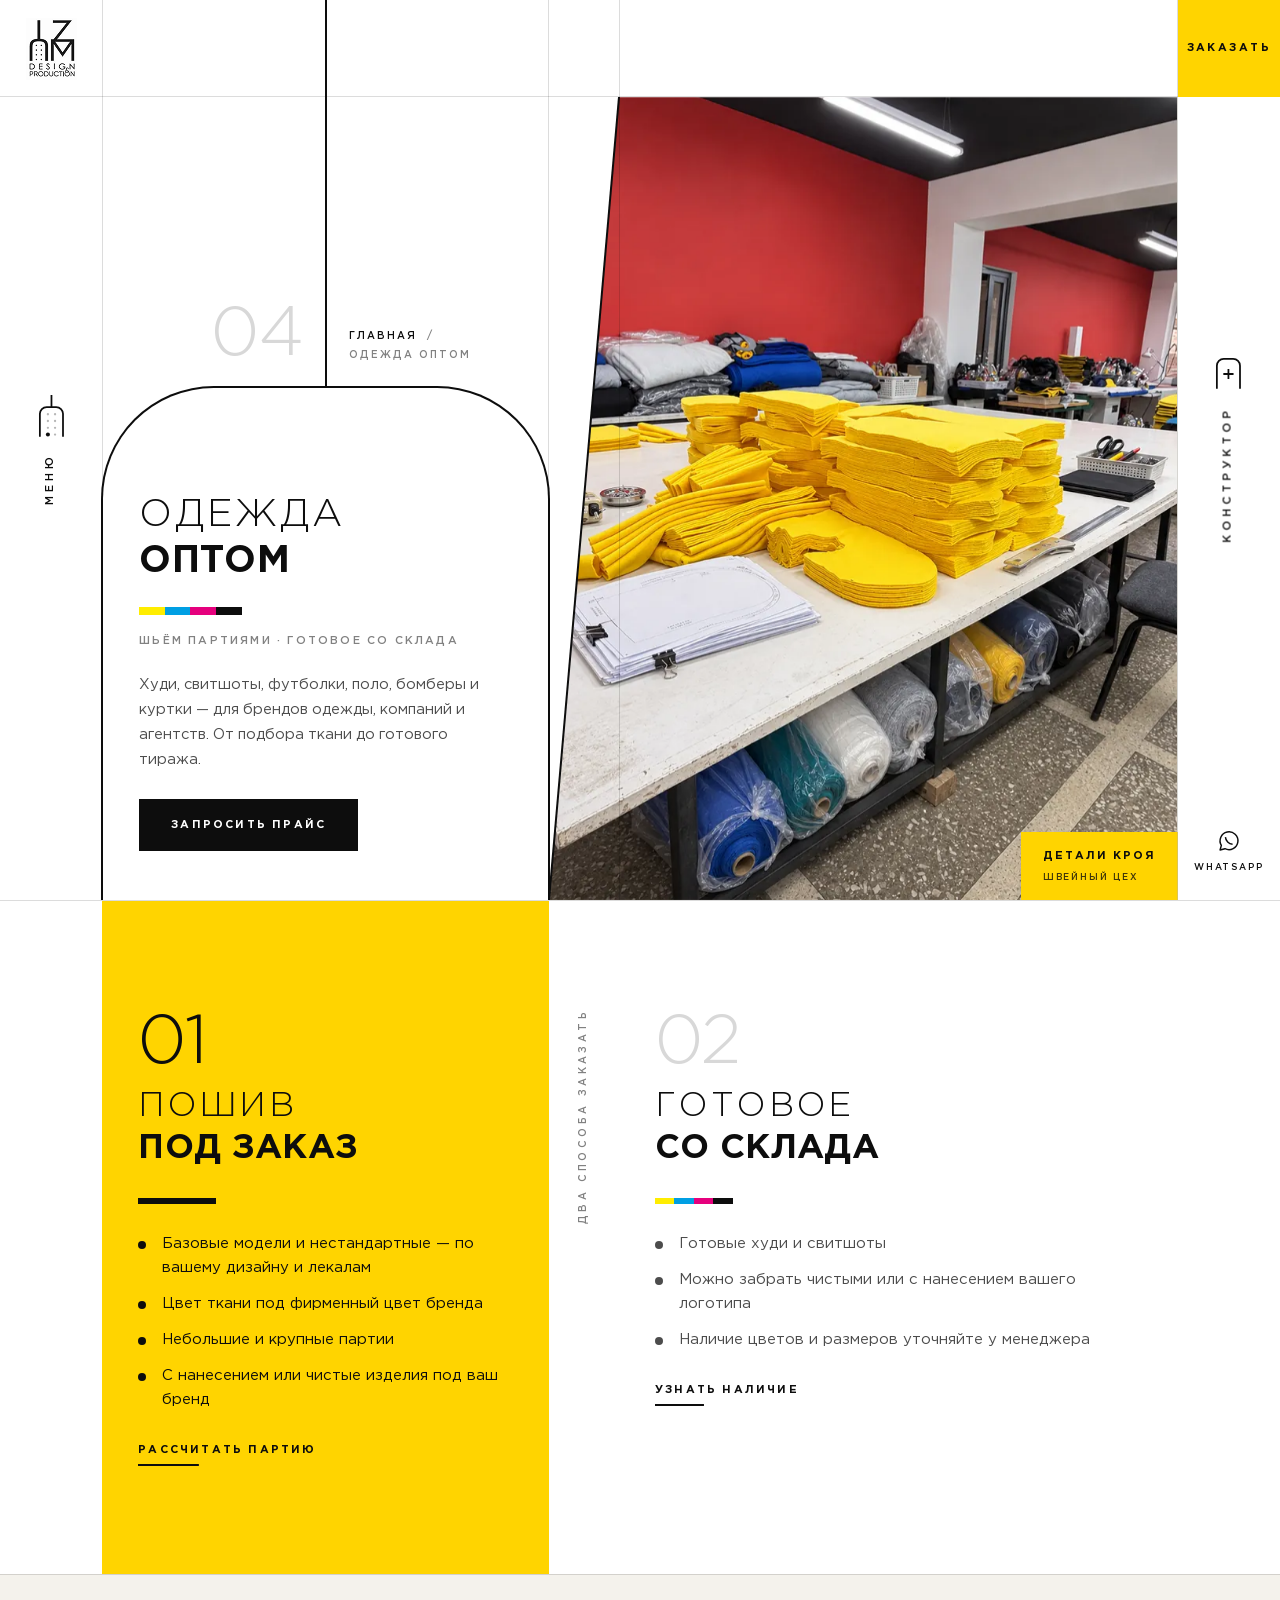
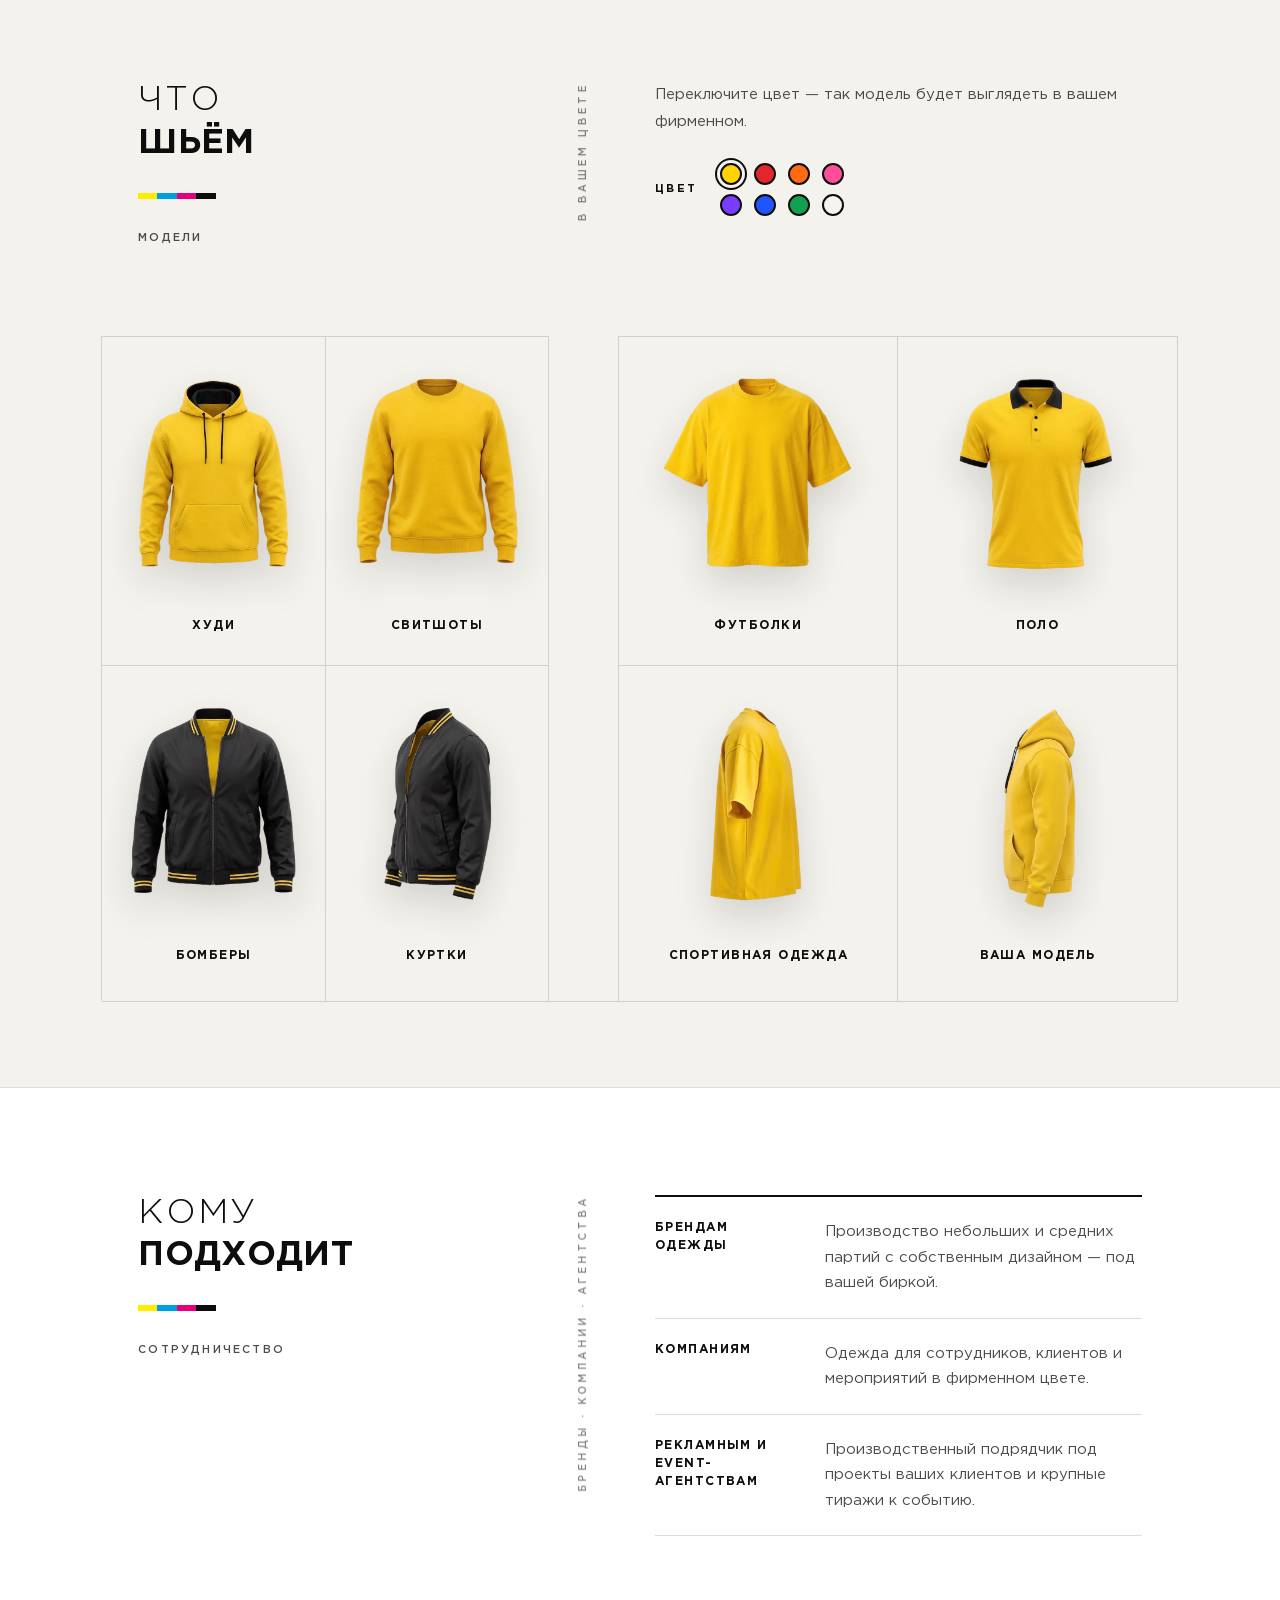
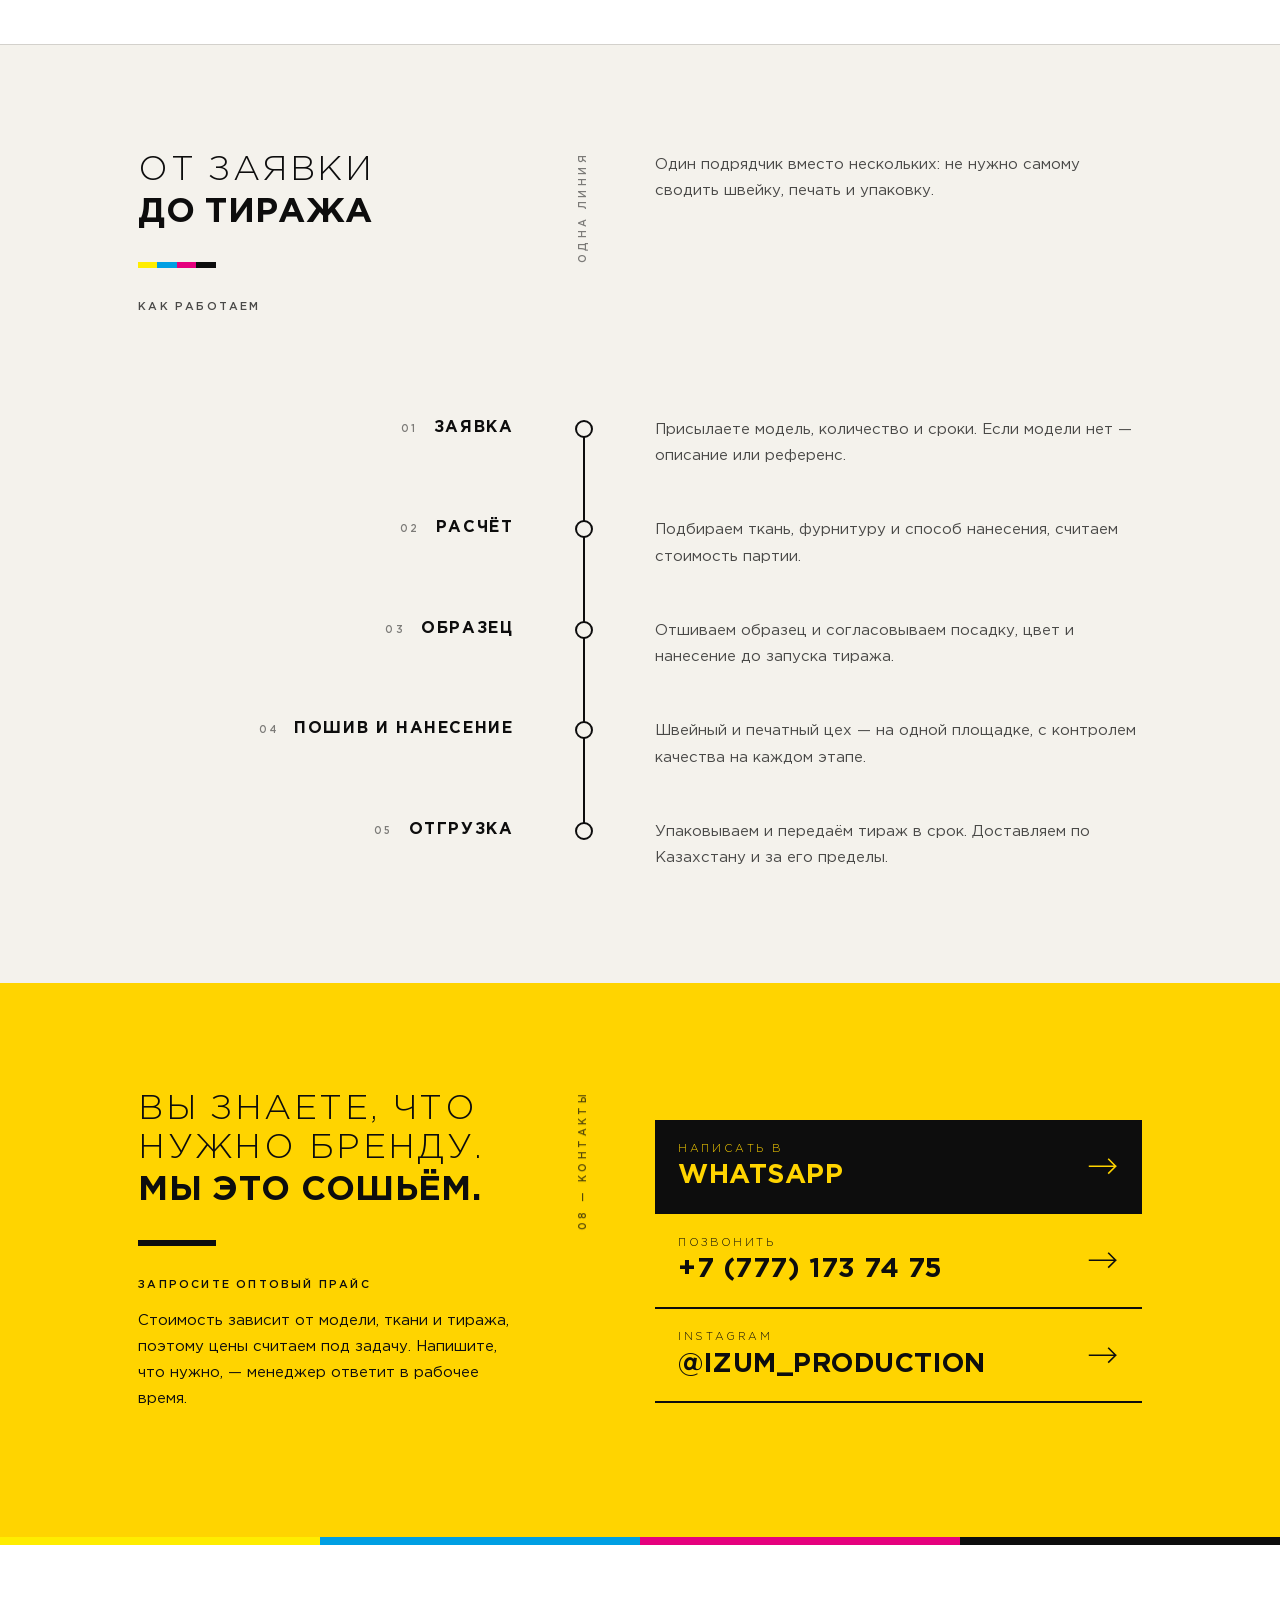
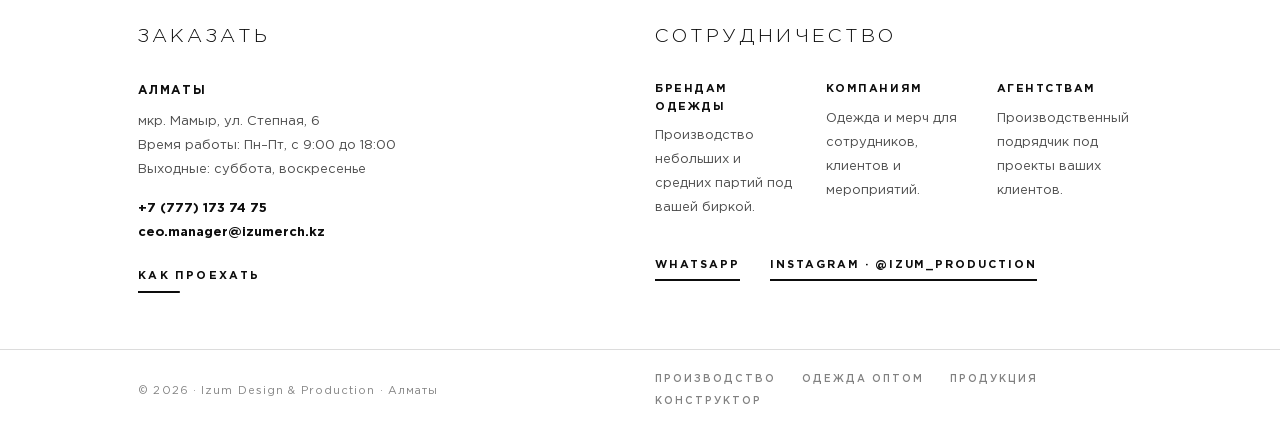
<file: wholesale.html>
<!doctype html>
<html lang="ru">
<head>
  <meta charset="utf-8">
  <meta name="viewport" content="width=device-width, initial-scale=1">
  <script>document.documentElement.classList.add("js")</script>
  <title>Одежда оптом — пошив партиями и готовые худи со склада · Izum</title>
  <meta name="description" content="Пошив брендированной и базовой одежды оптом в Алматы: худи, свитшоты, футболки, поло, бомберы. Собственное швейное и печатное производство.">
  <!-- Черновик: до запуска страница закрыта от поисковиков. -->
  <meta name="robots" content="noindex">
  <link rel="icon" href="img/izum-logo.png">
  <link rel="preload" href="fonts/GothamPro-Bold.woff2" as="font" type="font/woff2" crossorigin>
  <link rel="preload" href="fonts/GothamPro-Light.woff2" as="font" type="font/woff2" crossorigin>
  <link rel="stylesheet" href="css/site.css?v=1119a">
  <link rel="stylesheet" href="css/pages.css?v=1119a">
</head>
<body data-page="3">
  <!-- Сетка страницы взята из знака Izum: ножки арки U и ножки M продолжены вниз на всю страницу (.frame). -->
  <div class="frame" aria-hidden="true"><i></i><i></i></div>

  <!-- Левая стойка: знак, меню (арка с восемью точками — восемь разделов), наверх -->
  <aside class="rail rail-l">
    <a class="rail-logo" href="index.html" aria-label="Izum Design &amp; Production — на главную">
      <img src="img/izum-logo.png" srcset="img/izum-logo.png 1x, img/izum-logo-2x.png 2x" width="51" height="62" alt="Izum Design &amp; Production">
    </a>
    <button class="rail-menu" id="menuBtn" type="button" aria-expanded="false" aria-controls="menu">
      <svg class="glyph" viewBox="0 -15 39.5 61.5" aria-hidden="true">
        <path d="M19.8-15V2.75M2.75 46.5V12.75a10 10 0 0 1 10-10h14a10 10 0 0 1 10 10V46.5"/>
        <g id="navDots">
          <circle cx="14.55" cy="13.3" r="1.7"/><circle cx="14.55" cy="23.2" r="1.7"/><circle cx="14.55" cy="33.2" r="1.7"/><circle cx="14.55" cy="43.2" r="1.7"/>
          <circle cx="25.05" cy="13.3" r="1.7"/><circle cx="25.05" cy="23.2" r="1.7"/><circle cx="25.05" cy="33.2" r="1.7"/><circle cx="25.05" cy="43.2" r="1.7"/>
        </g>
      </svg>
      <span class="rail-menu-t" data-open="Меню" data-close="Закрыть">Меню</span>
    </button>
    <a class="rail-up" href="#top" aria-label="Наверх"><svg viewBox="0 0 44 24" aria-hidden="true"><path d="M2 22L22 3l20 19"/></svg></a>
  </aside>

  <!-- Правая стойка: заявка, конструктор и WhatsApp -->
  <aside class="rail rail-r">
    <a class="rail-cta" href="#contact">Заказать</a>
    <a class="rail-mk" href="constructor.html">
      <svg viewBox="0 0 39.5 49.5" aria-hidden="true"><path d="M2.75 46.5V12.75a10 10 0 0 1 10-10h14a10 10 0 0 1 10 10V46.5"/><path class="plus" d="M19.75 17.5v15M12.25 25h15"/></svg>
      <span>Конструктор</span>
    </a>
    <a class="rail-wa" href="https://wa.me/77771737475" target="_blank" rel="noopener" aria-label="Написать в WhatsApp">
      <svg viewBox="0 0 32 32" aria-hidden="true"><path d="M5 27l1.6-5.6A11 11 0 1 1 11 25.5z"/><path d="M11.6 11.2c.4 4.6 4 8.400 8.800 8.800"/></svg>
      <span>WhatsApp</span>
    </a>
  </aside>

  <!-- Меню во весь экран -->
  <div class="menu" id="menu" aria-hidden="true">
    <div class="frame frame-in" aria-hidden="true"><i></i><i></i></div>
    <div class="menu-grid">
      <nav class="menu-nav" aria-label="Разделы">
        <a href="index.html"><i>01</i>Главная</a>
        <a href="index.html#about"><i>02</i>О компании</a>
        <a href="production.html"><i>03</i>Производство</a>
        <a href="wholesale.html" aria-current="page"><i>04</i>Одежда оптом</a>
        <a href="products.html"><i>05</i>Продукция</a>
        <a href="constructor.html"><i>06</i>Конструктор</a>
        <a href="index.html#process"><i>07</i>Как работаем</a>
        <a href="#contact"><i>08</i>Контакты</a>
      </nav>
      <div class="menu-side">
        <button class="menu-x" id="menuX" type="button" aria-label="Закрыть меню">
          <svg viewBox="0 0 100 100" preserveAspectRatio="none" aria-hidden="true"><path d="M0 0L100 100M100 0L0 100" vector-effect="non-scaling-stroke"/></svg>
          <span>Закрыть</span>
        </button>
        <div class="menu-contacts">
          <a href="tel:+77771737475">+7 (777) 173 74 75</a>
          <a href="mailto:ceo.manager@izumerch.kz">ceo.manager@izumerch.kz</a>
          <span>Алматы, мкр. Мамыр, ул. Степная, 6 · Пн–Пт, 9:00–18:00</span>
        </div>
      </div>
    </div>
  </div>

  <main>
    <!-- ============ Обложка: стойка I входит в арку U, в арке — название; справа фото под диагональю Z ============ -->
    <section class="cover" id="top">
      <div class="cover-grid">
        <i class="cover-stem" aria-hidden="true"></i>
        <div class="cover-top">
          <span class="cover-n" aria-hidden="true">04</span>
          <nav class="crumbs" aria-label="Вы здесь"><a href="index.html">Главная</a><span>Одежда оптом</span></nav>
        </div>
        <div class="cover-arch">
          <h1 class="hd hd-cover"><span class="hd-a">Одежда</span><span class="hd-b">оптом</span></h1>
          <p class="sub">Шьём партиями · готовое со склада</p>
          <p class="cover-lead">Худи, свитшоты, футболки, поло, бомберы и куртки — для брендов одежды, компаний и агентств. От подбора ткани до готового тиража.</p>
          <a class="btn btn-fill" href="#contact">Запросить прайс</a>
        </div>
        <div class="cover-pic">
          <img src="img/production/sew-07-800.webp" srcset="img/production/sew-07-800.webp 800w, img/production/sew-07-1600.webp 1600w" sizes="(max-width: 900px) 100vw, 56vw" width="800" height="1067" fetchpriority="high" decoding="async" alt="Стопки жёлтых деталей кроя на раскройном столе" style="object-position: 50% 50%">
          <p class="cover-cap"><b>Детали кроя</b><span>Швейный цех</span></p>
        </div>
        <svg class="cover-cut" viewBox="0 0 100 100" preserveAspectRatio="none" aria-hidden="true"><path d="M100 0L0 100" vector-effect="non-scaling-stroke"/></svg>
      </div>
    </section>

    <!-- ============ Два способа заказать ============ -->
    <section class="s" id="order">
      <div class="s-grid">
        <div class="col-a col-fill">
          <span class="dir-n" data-rev>01</span>
          <h2 class="hd" data-rev><span class="hd-a">Пошив</span><span class="hd-b">под заказ</span></h2>
          <ul class="ticks" data-rev>
            <li>Базовые модели и нестандартные — по вашему дизайну и лекалам</li>
            <li>Цвет ткани под фирменный цвет бренда</li>
            <li>Небольшие и крупные партии</li>
            <li>С нанесением или чистые изделия под ваш бренд</li>
          </ul>
          <a class="more" href="#contact" data-rev>Рассчитать партию</a>
        </div>
        <div class="spine"><span>Два способа заказать</span></div>
        <div class="col-b" id="stock">
          <span class="dir-n" data-rev>02</span>
          <h2 class="hd" data-rev><span class="hd-a">Готовое</span><span class="hd-b">со склада</span></h2>
          <ul class="ticks" data-rev>
            <li>Готовые худи и свитшоты</li>
            <li>Можно забрать чистыми или с нанесением вашего логотипа</li>
            <li>Наличие цветов и размеров уточняйте у менеджера</li>
          </ul>
          <a class="more" href="#contact" data-rev>Узнать наличие</a>
        </div>
      </div>
    </section>

    <!-- ============ Что шьём ============ -->
    <section class="s s-soft" id="models">
      <div class="s-grid">
        <div class="col-a">
          <h2 class="hd" data-rev><span class="hd-a">Что</span><span class="hd-b">шьём</span></h2>
          <p class="sub" data-rev>Модели</p>
        </div>
        <div class="spine"><span>В вашем цвете</span></div>
        <div class="col-b">
          <p data-rev>Переключите цвет — так модель будет выглядеть в вашем фирменном.</p>
          <div class="pick pick-in" data-rev><span>Цвет</span><div class="pick-dots" data-swatches role="group" aria-label="Цвет изделий"></div></div>
        </div>
        <div class="cards">
          <div class="card" data-rev><div class="card-pic"><img data-tint src="img/turn/hoodie/000.webp" width="524" height="694" loading="lazy" decoding="async" alt="Худи"></div><h3>Худи</h3></div>
          <div class="card" data-rev style="--i:1"><div class="card-pic"><img data-tint src="img/turn/sweatshirt/000.webp" width="536" height="648" loading="lazy" decoding="async" alt="Свитшоты"></div><h3>Свитшоты</h3></div>
          <div class="card" data-rev style="--i:2"><div class="card-pic"><img data-tint src="img/turn/tshirt/000.webp" width="612" height="646" loading="lazy" decoding="async" alt="Футболки"></div><h3>Футболки</h3></div>
          <div class="card" data-rev style="--i:3"><div class="card-pic"><img data-tint src="img/turn/polo/000.webp" width="528" height="670" loading="lazy" decoding="async" alt="Поло"></div><h3>Поло</h3></div>
          <div class="card" data-rev><div class="card-pic"><img data-tint src="img/turn/bomber/000.webp" width="562" height="678" loading="lazy" decoding="async" alt="Бомберы"></div><h3>Бомберы</h3></div>
          <div class="card" data-rev style="--i:1"><div class="card-pic"><img data-tint src="img/turn/bomber/030.webp" width="562" height="678" loading="lazy" decoding="async" alt=""></div><h3>Куртки</h3></div>
          <div class="card" data-rev style="--i:2"><div class="card-pic"><img data-tint src="img/turn/tshirt/090.webp" width="612" height="646" loading="lazy" decoding="async" alt=""></div><h3>Спортивная одежда</h3></div>
          <a class="card" href="#contact" data-rev style="--i:3"><div class="card-pic"><img data-tint src="img/turn/hoodie/090.webp" width="524" height="694" loading="lazy" decoding="async" alt=""></div><h3>Ваша модель</h3></a>
        </div>
        <div class="cards-end"></div>
      </div>
    </section>

    <!-- ============ Кому подходит ============ -->
    <section class="s" id="who">
      <div class="s-grid">
        <div class="col-a">
          <h2 class="hd" data-rev><span class="hd-a">Кому</span><span class="hd-b">подходит</span></h2>
          <p class="sub" data-rev>Сотрудничество</p>
        </div>
        <div class="spine"><span>Бренды · компании · агентства</span></div>
        <div class="col-b">
          <div class="facts" data-rev>
            <div><b>Брендам одежды</b><span>Производство небольших и средних партий с собственным дизайном — под вашей биркой.</span></div>
            <div><b>Компаниям</b><span>Одежда для сотрудников, клиентов и мероприятий в фирменном цвете.</span></div>
            <div><b>Рекламным и event-агентствам</b><span>Производственный подрядчик под проекты ваших клиентов и крупные тиражи к событию.</span></div>
          </div>
        </div>
      </div>
    </section>

    <!-- ============ От заявки до тиража ============ -->
    <section class="s s-soft" id="steps-opt">
      <div class="s-grid">
        <div class="col-a">
          <h2 class="hd" data-rev><span class="hd-a">От заявки</span><span class="hd-b">до тиража</span></h2>
          <p class="sub" data-rev>Как работаем</p>
        </div>
        <div class="spine"><span>Одна линия</span></div>
        <div class="col-b">
          <p data-rev>Один подрядчик вместо нескольких: не нужно самому сводить швейку, печать и упаковку.</p>
        </div>
        <ol class="flow">
          <li data-rev><div class="flow-a"><i>01</i><h3>Заявка</h3></div><div class="flow-b"><p>Присылаете модель, количество и сроки. Если модели нет — описание или референс.</p></div></li>
          <li data-rev><div class="flow-a"><i>02</i><h3>Расчёт</h3></div><div class="flow-b"><p>Подбираем ткань, фурнитуру и способ нанесения, считаем стоимость партии.</p></div></li>
          <li data-rev><div class="flow-a"><i>03</i><h3>Образец</h3></div><div class="flow-b"><p>Отшиваем образец и согласовываем посадку, цвет и нанесение до запуска тиража.</p></div></li>
          <li data-rev><div class="flow-a"><i>04</i><h3>Пошив и нанесение</h3></div><div class="flow-b"><p>Швейный и печатный цех — на одной площадке, с контролем качества на каждом этапе.</p></div></li>
          <li data-rev><div class="flow-a"><i>05</i><h3>Отгрузка</h3></div><div class="flow-b"><p>Упаковываем и передаём тираж в срок. Доставляем по Казахстану и за его пределы.</p></div></li>
        </ol>
      </div>
    </section>

    <!-- ============ Заявка ============ -->
    <section class="s s-plate" id="contact" data-dot="7">
      <div class="s-grid">
        <div class="col-a">
          <h2 class="hd hd-plain" data-rev><span class="hd-a">Вы знаете, что нужно бренду.</span><span class="hd-b">Мы это сошьём.</span></h2>
          <p class="sub" data-rev>Запросите оптовый прайс</p>
          <p data-rev>Стоимость зависит от модели, ткани и тиража, поэтому цены считаем под задачу. Напишите, что нужно, — менеджер ответит в рабочее время.</p>
        </div>
        <div class="spine"><span>08 — Контакты</span></div>
        <div class="col-b">
          <div class="reach" data-rev>
            <a href="https://wa.me/77771737475?text=%D0%97%D0%B4%D1%80%D0%B0%D0%B2%D1%81%D1%82%D0%B2%D1%83%D0%B9%D1%82%D0%B5%21%20%D0%9F%D1%80%D0%B8%D1%88%D0%BB%D0%B8%D1%82%D0%B5%2C%20%D0%BF%D0%BE%D0%B6%D0%B0%D0%BB%D1%83%D0%B9%D1%81%D1%82%D0%B0%2C%20%D0%BE%D0%BF%D1%82%D0%BE%D0%B2%D1%8B%D0%B9%20%D0%BF%D1%80%D0%B0%D0%B9%D1%81." target="_blank" rel="noopener"><span><small>Написать в</small><b>WhatsApp</b></span><svg viewBox="0 0 40 24" aria-hidden="true"><path d="M2 12h34M27 3l9 9-9 9"/></svg></a>
            <a href="tel:+77771737475"><span><small>Позвонить</small><b>+7 (777) 173 74 75</b></span><svg viewBox="0 0 40 24" aria-hidden="true"><path d="M2 12h34M27 3l9 9-9 9"/></svg></a>
            <a href="https://www.instagram.com/izum_production" target="_blank" rel="noopener"><span><small>Instagram</small><b>@izum_production</b></span><svg viewBox="0 0 40 24" aria-hidden="true"><path d="M2 12h34M27 3l9 9-9 9"/></svg></a>
          </div>
        </div>
      </div>
    </section>
  </main>

  <footer class="s foot">
    <div class="izum-line" aria-hidden="true"></div>
    <div class="s-grid">
      <div class="col-a">
        <h3 class="foot-h">Заказать</h3>
        <b class="foot-city">Алматы</b>
        <p>мкр. Мамыр, ул. Степная, 6<br>Время работы: Пн–Пт, с 9:00 до 18:00<br>Выходные: суббота, воскресенье</p>
        <p><a href="tel:+77771737475">+7 (777) 173 74 75</a><br><a href="mailto:ceo.manager@izumerch.kz">ceo.manager@izumerch.kz</a></p>
        <a class="more" href="https://2gis.kz/almaty/search/%D0%90%D0%BB%D0%BC%D0%B0%D1%82%D1%8B%2C%20%D0%9C%D0%B0%D0%BC%D1%8B%D1%80%2C%20%D0%A1%D1%82%D0%B5%D0%BF%D0%BD%D0%B0%D1%8F%20%D1%83%D0%BB%D0%B8%D1%86%D0%B0%2C%206" target="_blank" rel="noopener">Как проехать</a>
      </div>
      <div class="spine"></div>
      <div class="col-b foot-b">
        <h3 class="foot-h">Сотрудничество</h3>
        <div class="foot-cols">
          <div><b>Брендам одежды</b><p>Производство небольших и средних партий под вашей биркой.</p></div>
          <div><b>Компаниям</b><p>Одежда и мерч для сотрудников, клиентов и мероприятий.</p></div>
          <div><b>Агентствам</b><p>Производственный подрядчик под проекты ваших клиентов.</p></div>
        </div>
        <div class="foot-soc">
          <a href="https://wa.me/77771737475" target="_blank" rel="noopener">WhatsApp</a>
          <a href="https://www.instagram.com/izum_production" target="_blank" rel="noopener">Instagram · @izum_production</a>
        </div>
      </div>
    </div>
    <div class="s-grid foot-end">
      <p class="foot-copy">© 2026 · Izum Design &amp; Production · Алматы</p>
      <nav class="foot-nav" aria-label="Страницы">
        <a href="production.html">Производство</a>
        <a href="wholesale.html">Одежда оптом</a>
        <a href="products.html">Продукция</a>
        <a href="constructor.html">Конструктор</a>
      </nav>
    </div>
  </footer>

  <script src="js/tone.js?v=1117t"></script>
  <script src="js/site.js?v=1119a"></script>
</body>
</html>
</file>
<file: css/site.css>
/* Izum Design & Production — сайт на сетке знака.
   Знак: монолиния, буквы I Z U M стоят 2×2 и делят штрихи. Со знака сняты:
   · колонки: арка (U) 41,55 % · просвет 6,51 % · M 51,94 % ширины знака;
   · ось стойки I — 20,8 % (середина арки); плечо арки — 25,25 % её ширины;
   · диагональ Z: от 88,85 % (верх) к 54,65 % (середина); галочка M: вершина 50 % ширины, 68 % высоты;
   · точки в арке: 2 столбца × 4 ряда (ряды 28,6 / 49,9 / 71,4 / 92,9 % высоты арки). */

@font-face { font-family: "Gotham Pro"; src: url("../fonts/GothamPro-Light.woff2") format("woff2"); font-weight: 300; font-display: swap; }
@font-face { font-family: "Gotham Pro"; src: url("../fonts/GothamPro.woff2") format("woff2"); font-weight: 400; font-display: swap; }
@font-face { font-family: "Gotham Pro"; src: url("../fonts/GothamPro-Medium.woff2") format("woff2"); font-weight: 500; font-display: swap; }
@font-face { font-family: "Gotham Pro"; src: url("../fonts/GothamPro-Bold.woff2") format("woff2"); font-weight: 700; font-display: swap; }
@font-face { font-family: "Gotham Pro"; src: url("../fonts/GothamPro-Black.woff2") format("woff2"); font-weight: 900; font-display: swap; }

:root {
  --ink: #0d0d0d;
  --paper: #ffffff;
  --soft: #f4f2ec;
  --text: rgba(13, 13, 13, .74);
  --mute: rgba(13, 13, 13, .52);
  --hair: rgba(13, 13, 13, .14);
  /* Цвет задаёт site.js (восемь точек в арке): --plate — заливка плашек, --on-plate — текст поверх. */
  --accent: #ffd400;
  --plate: #ffd400;
  --on-plate: #0d0d0d;
  --on-accent: #0d0d0d;
  /* Фирменная линия Izum: четыре равные части, порядок не менять. */
  --izum-line: linear-gradient(90deg, #ffed00 0 25%, #009fe3 25% 50%, #e5007d 50% 75%, #0d0d0d 75% 100%);

  --rail: clamp(72px, 8vw, 128px);
  --grid: var(--rail) minmax(0, 41.55fr) minmax(0, 6.51fr) minmax(0, 51.94fr) var(--rail);
  --hh: clamp(70px, 10.8vh, 98px);
  --pad: clamp(64px, 8.4vw, 128px);
  --in: clamp(20px, 2.8vw, 46px);
  --ease: cubic-bezier(.2, .7, .2, 1);
}

*, *::before, *::after { box-sizing: border-box; }
html { scroll-behavior: smooth; -webkit-text-size-adjust: 100%; }
body { margin: 0; background: var(--paper); color: var(--ink); font: 400 15px/1.6 "Gotham Pro", "Montserrat", "Helvetica Neue", Arial, sans-serif; -webkit-font-smoothing: antialiased; overflow-x: hidden; }
img, svg, canvas { display: block; max-width: 100%; }
a { color: inherit; }
button { font: inherit; color: inherit; }
:focus-visible { outline: 2px solid var(--ink); outline-offset: 3px; }
::selection { background: var(--plate); color: var(--on-plate); }

/* ---------- Сетка: четыре линии — ножки арки и ножки M ---------- */
.frame { position: fixed; inset: 0; z-index: 1; display: grid; grid-template-columns: var(--grid); pointer-events: none; }
.frame i { border-left: 1px solid var(--hair); border-right: 1px solid var(--hair); }
.frame i:first-child { grid-column: 2; }
.frame i:last-child { grid-column: 4; }
.frame-in { position: absolute; z-index: 1; }

/* ---------- Стойки ---------- */
.rail { position: fixed; top: 0; bottom: 0; z-index: 20; width: var(--rail); display: flex; flex-direction: column; align-items: center; justify-content: space-between; pointer-events: none; }
.rail > * { pointer-events: auto; }
.rail-l { left: 0; }
.rail-r { right: 0; }
.rail-logo { width: 100%; height: var(--hh); display: grid; place-items: center; }
.rail-logo img { width: auto; height: min(62px, calc(var(--hh) - 20px)); }
.rail-menu { appearance: none; border: 0; background: none; width: 100%; padding: 22px 0; display: grid; justify-items: center; gap: 16px; cursor: pointer; }
.glyph { width: clamp(24px, 2.1vw, 30px); overflow: visible; fill: none; stroke: var(--ink); stroke-width: 2.6; }
.glyph circle { stroke: none; fill: rgba(13, 13, 13, .3); transform-box: fill-box; transform-origin: center; transition: transform .4s var(--ease), fill .3s; }
.glyph circle.on { fill: var(--ink); transform: scale(1.75); }
.rail-menu:hover .glyph circle { fill: var(--ink); }
.rail-menu-t { writing-mode: vertical-rl; transform: rotate(180deg); font-weight: 500; font-size: 11px; letter-spacing: .36em; text-transform: uppercase; }
.rail-up { width: 100%; height: var(--hh); display: grid; place-items: center; opacity: 0; visibility: hidden; transition: opacity .4s, visibility 0s .4s; }
.rail-up svg { width: 34px; fill: none; stroke: var(--ink); stroke-width: 2; }
.scrolled .rail-up { opacity: 1; visibility: visible; transition: opacity .4s; }
.rail-cta { width: 100%; height: var(--hh); display: grid; place-items: center; background: var(--plate); color: var(--on-plate); text-decoration: none; font-weight: 700; font-size: 11px; letter-spacing: .22em; text-transform: uppercase; transition: background .3s, color .3s; }
.rail-cta:hover { background: var(--ink); color: #fff; }
.rail-wa { width: 100%; height: var(--hh); display: grid; place-content: center; justify-items: center; gap: 6px; text-decoration: none; font-weight: 500; font-size: 9px; letter-spacing: .2em; text-transform: uppercase; }
.rail-wa svg { width: 26px; fill: none; stroke: var(--ink); stroke-width: 1.8; stroke-linejoin: round; }
.rail-wa:hover svg { stroke-width: 2.6; }
/* конструктор — напротив «Меню»: арка, в которую ставят своё */
.rail-mk { width: 100%; padding: 22px 0; display: grid; justify-items: center; gap: 16px; text-decoration: none; }
.rail-mk svg { width: clamp(24px, 2.1vw, 30px); overflow: visible; fill: none; stroke: var(--ink); stroke-width: 2.6; }
.rail-mk .plus { transform-box: fill-box; transform-origin: center; transition: transform .5s var(--ease); }
.rail-mk:hover .plus { transform: rotate(90deg) scale(1.25); }
.rail-mk span { writing-mode: vertical-rl; transform: rotate(180deg); font-weight: 500; font-size: 11px; letter-spacing: .36em; text-transform: uppercase; }
.rail-mk[aria-current] span { font-weight: 700; }

/* ---------- Меню ---------- */
.menu { position: fixed; inset: 0; z-index: 15; background: var(--paper); opacity: 0; visibility: hidden; transition: opacity .45s var(--ease), visibility 0s .45s; }
.menu-open .menu { opacity: 1; visibility: visible; transition: opacity .45s var(--ease); }
.menu-open body { overflow: hidden; }
.menu-grid { position: relative; z-index: 2; height: 100%; display: grid; grid-template-columns: var(--grid); }
.menu-nav { grid-column: 2; display: flex; flex-direction: column; justify-content: center; gap: clamp(4px, 1.3vh, 14px); padding: var(--hh) var(--in) 0; }
.menu-nav a { display: flex; align-items: baseline; gap: 18px; padding: 4px 0; text-decoration: none; font-weight: 300; font-size: clamp(19px, 3.5vh, 34px); letter-spacing: .08em; text-transform: uppercase; opacity: 0; transform: translateX(-18px); transition: opacity .5s var(--ease), transform .5s var(--ease); }
.menu-open .menu-nav a { opacity: 1; transform: none; }
.menu-nav a:nth-child(2) { transition-delay: .04s; } .menu-nav a:nth-child(3) { transition-delay: .08s; } .menu-nav a:nth-child(4) { transition-delay: .12s; }
.menu-nav a:nth-child(5) { transition-delay: .16s; } .menu-nav a:nth-child(6) { transition-delay: .2s; } .menu-nav a:nth-child(7) { transition-delay: .24s; } .menu-nav a:nth-child(8) { transition-delay: .28s; }
.menu-nav i { flex: none; width: 24px; font-style: normal; font-weight: 500; font-size: 10px; letter-spacing: .2em; color: var(--mute); }
.menu-nav a:hover, .menu-nav a.on, .menu-nav a[aria-current] { font-weight: 700; }
.menu-nav a.on i { color: var(--ink); }
.menu-side { grid-column: 4; display: grid; grid-template-rows: minmax(0, 1fr) auto; padding-top: var(--hh); }
.menu-x { appearance: none; border: 0; background: none; position: relative; display: grid; place-items: center; cursor: pointer; }
.menu-x svg { position: absolute; inset: 0; width: 100%; height: 100%; fill: none; stroke: var(--hair); stroke-width: 1; transition: stroke .3s; }
.menu-x:hover svg { stroke: var(--ink); }
.menu-x span { position: relative; padding: 10px 18px; background: var(--paper); font-weight: 500; font-size: 11px; letter-spacing: .3em; text-transform: uppercase; }
.menu-contacts { display: grid; gap: 6px; padding: 24px var(--in) 30px; border-top: 1px solid var(--hair); font-size: 13px; }
.menu-contacts a { text-decoration: none; font-weight: 700; letter-spacing: .04em; }
.menu-contacts span { color: var(--mute); }

/* ---------- Типографика ---------- */
.eyebrow { margin: 0 0 20px; font-weight: 500; font-size: 11px; line-height: 1.4; letter-spacing: .24em; text-transform: uppercase; color: var(--mute); }
/* Заголовок в две строки, как подпись знака: верхняя — тонкая вразрядку, нижняя — плотная жирная. */
.hd { margin: 0; display: grid; justify-items: start; gap: .1em; text-transform: uppercase; font-size: clamp(23px, 2.7vw, 40px); line-height: 1.12; }
.hd-a { font-weight: 300; letter-spacing: .07em; }
.hd-b { font-weight: 700; letter-spacing: .01em; }
.hd::after { content: ""; width: 78px; height: 6px; margin-top: .75em; background: var(--izum-line); }
.hd-plain::after { background: currentColor; }
.sub { margin: 18px 0 0; font-weight: 500; font-size: 11px; letter-spacing: .2em; text-transform: uppercase; color: var(--mute); }
.s p { margin: 0 0 1.15em; max-width: 56ch; color: var(--text); line-height: 1.75; }
.s .hd + p, .s .eyebrow + .hd + p { margin-top: 30px; }
.note { margin-top: 28px !important; font-size: 14px; }
.h-sm { margin: 2.4em 0 .9em; font-weight: 700; font-size: 14px; letter-spacing: .13em; text-transform: uppercase; }
.h-sm:first-child { margin-top: 0; }
.more { display: inline-block; margin-top: 8px; padding-bottom: 7px; font-weight: 700; font-size: 11px; letter-spacing: .2em; text-transform: uppercase; text-decoration: none; background: linear-gradient(currentColor, currentColor) 0 100% / 34% 2px no-repeat; transition: background-size .5s var(--ease); }
.more:hover { background-size: 100% 2px; }

.btn { appearance: none; display: inline-flex; align-items: center; justify-content: center; min-height: 52px; padding: 0 30px; border: 2px solid var(--ink); border-radius: 0; background: transparent; color: var(--ink); font-weight: 700; font-size: 11px; letter-spacing: .2em; text-transform: uppercase; text-decoration: none; text-align: center; cursor: pointer; transition: background .3s, color .3s, border-color .3s; }
.btn:hover { background: var(--ink); color: #fff; }
.btn-fill { background: var(--ink); color: #fff; }
.btn-fill:hover { background: transparent; color: var(--ink); }
.btn-wide { width: 100%; max-width: 420px; margin-top: 22px; }
.btns { display: flex; flex-wrap: wrap; gap: 12px; }

/* ---------- Первый экран: знак во весь экран ---------- */
.hero { position: relative; }
.hero-grid { position: relative; display: grid; grid-template-columns: var(--grid); grid-template-rows: var(--hh) minmax(0, 1fr) minmax(0, 1fr); height: max(100svh, 620px); container-type: inline-size; }
.hero-grid > * { --C: calc(100cqw - 2 * var(--rail)); }
.hero-grid::before { content: ""; grid-column: 1 / -1; grid-row: 1; position: relative; z-index: 2; border-bottom: 1px solid var(--hair); }
/* в верхнем ряду знака между I и Z вертикалей нет — внутренние линии сетки здесь закрыты */
.hero-grid::after { content: ""; grid-column: 2 / 5; grid-row: 1 / 3; position: relative; z-index: 1; margin: 0 1px; background: var(--paper); }

.hero-copy { grid-column: 2 / 5; grid-row: 2; align-self: center; position: relative; z-index: 4; padding-left: calc(var(--C) * .208 + clamp(18px, 2.3cqw, 36px)); pointer-events: none; }
.hero-copy > * { pointer-events: auto; }
/* Высота блока считается от высоты экрана: ряд знака — половина экрана без шапки, текст обязан в него войти. */
.hero-copy .eyebrow { margin-bottom: clamp(8px, 2vh, 20px); }
.hd-xl { font-size: clamp(24px, min(3.9cqw, 5.7vh), 58px); line-height: 1.06; }
.hd-xl::after { width: clamp(84px, 9cqw, 132px); height: clamp(5px, .9vh, 8px); margin-top: .5em; }
.hero-lead { margin: clamp(10px, 2.2vh, 22px) 0 0; max-width: min(calc(var(--C) * .36), 440px); font-size: clamp(13px, min(1.15cqw, 1.72vh), 16px); line-height: 1.65; color: var(--text); }
.hero-copy .btns { margin-top: clamp(12px, 2.6vh, 26px); }
.hero-copy .btn { min-height: clamp(42px, 5.6vh, 52px); }

.hero-meta { grid-column: 2; grid-row: 2; align-self: end; justify-self: start; position: relative; z-index: 4; width: calc(var(--C) * .208); padding: 0 clamp(14px, 1.8cqw, 26px) clamp(16px, 3vh, 30px) 8px; display: grid; justify-items: end; text-align: right; }
.hero-count { font-weight: 500; font-size: 10px; letter-spacing: .24em; color: var(--mute); }
.hero-item { margin-top: 8px; font-weight: 700; font-size: clamp(12px, 1.15cqw, 16px); line-height: 1.25; letter-spacing: .1em; text-transform: uppercase; }
.hero-set { margin-top: 6px; font-weight: 500; font-size: 9px; line-height: 1.5; letter-spacing: .16em; text-transform: uppercase; color: var(--mute); }
.hero-nav { display: flex; gap: 6px; margin-top: 14px; }
.hero-nav button { appearance: none; width: 38px; height: 38px; display: grid; place-items: center; border: 2px solid var(--ink); background: var(--paper); cursor: pointer; transition: background .3s; }
.hero-nav button:hover { background: var(--ink); }
.hero-nav svg { width: 14px; fill: none; stroke: var(--ink); stroke-width: 2.4; }
.hero-nav button:hover svg { stroke: #fff; }

.hero-z, .hero-u, .hero-m { position: relative; z-index: 2; }
.hero-z { grid-column: 4; grid-row: 2; }
.hero-u { grid-column: 2; grid-row: 3; }
.hero-m { grid-column: 4; grid-row: 3; }
.cut { position: absolute; inset: 0; background: var(--soft); }
.cut img { position: absolute; inset: 0; width: 100%; height: 100%; object-fit: cover; opacity: 0; transition: opacity 1.2s var(--ease), transform 7s linear; transform: scale(1.06); }
.cut img.on { opacity: 1; transform: none; }
.cut-z { clip-path: polygon(78.53% 0, 100% 0, 100% 100%, 12.69% 100%); }
.cut-v { clip-path: polygon(0 0, 100% 0, 49.95% 68%); }
.plate { position: absolute; inset: 0; background: var(--plate); clip-path: polygon(0 0, 49.95% 68%, 100% 0, 100% 100%, 0 100%); transition: background .5s; }
.hero-cap { position: absolute; left: 0; right: 0; bottom: clamp(12px, 2.6vh, 26px); margin: 0; display: grid; justify-items: center; gap: 6px; color: var(--on-plate); text-align: center; }
.hero-cap b { font-weight: 500; font-size: 10px; letter-spacing: .26em; }
.hero-cap span { font-weight: 700; font-size: clamp(12px, 1.15cqw, 16px); letter-spacing: .14em; text-transform: uppercase; }

#turn { position: absolute; left: 50%; top: 53%; width: 62%; height: 84%; transform: translate(-50%, -50%); object-fit: contain; cursor: grab; touch-action: pan-y; transition: opacity .4s; }
#turn.grab { cursor: grabbing; }
#turn.swap { opacity: 0; }
.hero-shadow { position: absolute; left: 50%; bottom: 3.5%; width: 46%; height: 6%; transform: translateX(-50%); background: radial-gradient(closest-side, rgba(13, 13, 13, .2), rgba(13, 13, 13, 0)); }
/* восемь точек знака — восемь цветов: два столбца по четыре, ряды на высотах точек знака */
.dots button { appearance: none; position: absolute; width: clamp(16px, 1.7cqw, 24px); aspect-ratio: 1; margin: 0; padding: 0; transform: translate(-50%, -50%); border: 2px solid var(--ink); border-radius: 50%; background: var(--c); cursor: pointer; transition: transform .35s var(--ease), box-shadow .35s; }
.dots button:hover { transform: translate(-50%, -50%) scale(1.25); }
.dots button.on { box-shadow: 0 0 0 4px var(--paper), 0 0 0 6px var(--ink); }
.dots button:nth-child(-n+4) { left: 11%; }
.dots button:nth-child(n+5) { left: 89%; }
.dots button:nth-child(4n+1) { top: 28.6%; } .dots button:nth-child(4n+2) { top: 49.9%; } .dots button:nth-child(4n+3) { top: 71.4%; } .dots button:nth-child(4n+4) { top: 92.9%; }

.hero-lines { position: absolute; inset: 0; z-index: 3; width: 100%; height: 100%; overflow: visible; pointer-events: none; }
.hero-lines path { fill: none; stroke: var(--ink); stroke-width: 2; stroke-dasharray: var(--len, 0); stroke-dashoffset: var(--len, 0); }
.hero.ready .hero-lines path { stroke-dashoffset: 0; transition: stroke-dashoffset 1.3s var(--ease) var(--d, 0s); }
.hero.still .hero-lines path { stroke-dasharray: none; transition: none; }

/* появление первого экрана: сначала линия, потом содержимое ячеек */
.js .hero-copy > *, .js .hero-meta, .js #turn, .js .dots, .js .hero-shadow, .js .hero-cap { opacity: 0; }
.js .hero-z .cut, .js .hero-m .plate, .js .hero-m .cut { opacity: 0; }
.js .hero.ready .hero-copy > *, .js .hero.ready .hero-meta, .js .hero.ready #turn:not(.swap), .js .hero.ready .dots, .js .hero.ready .hero-shadow, .js .hero.ready .hero-cap,
.js .hero.ready .cut, .js .hero.ready .plate { opacity: 1; transition: opacity .9s var(--ease) var(--d, .9s); }
.js .hero.ready .hero-copy > :nth-child(1) { --d: .5s; } .js .hero.ready .hero-copy > :nth-child(2) { --d: .62s; }
.js .hero.ready .hero-copy > :nth-child(3) { --d: .74s; } .js .hero.ready .hero-copy > :nth-child(4) { --d: .86s; }
.js .hero.ready .hero-z .cut { --d: 1s; } .js .hero.ready .plate { --d: 1.15s; } .js .hero.ready .hero-m .cut { --d: 1.3s; }
html.js:not(.rev-on) .hero-grid * { animation: heroLate .5s 3s forwards; }
@keyframes heroLate { to { opacity: 1; } }
/* после появления экрана вещь меняется без задержки */
.js .hero.ready.live #turn:not(.swap) { transition: opacity .45s var(--ease); }

/* ---------- Секции ---------- */
.s { position: relative; border-top: 1px solid var(--hair); }
.s-soft { background: var(--soft); }
.s-grid { display: grid; grid-template-columns: var(--grid); }
.col-a, .col-b { position: relative; z-index: 2; padding: var(--pad) var(--in); }
.col-a { grid-column: 2; }
.col-b { grid-column: 4; }
/* просвет между буквами знака — «шов» страницы: в нём идёт подпись раздела */
.spine { grid-column: 3; position: relative; z-index: 2; display: flex; justify-content: center; padding: var(--pad) 0; }
.spine span { position: sticky; top: 44vh; height: max-content; writing-mode: vertical-rl; transform: rotate(180deg); white-space: nowrap; font-weight: 500; font-size: 10px; letter-spacing: .34em; text-transform: uppercase; color: var(--mute); }

/* О компании: ячейка арки залита цветом, в ней знак */
.about-a { display: flex; flex-direction: column; padding: 0 0 var(--pad); }
.plate-box { display: grid; place-items: center; aspect-ratio: 1 / .86; background: var(--plate); color: var(--on-plate); transition: background .5s, color .5s; }
.mark { width: 58%; overflow: visible; fill: none; stroke: currentColor; stroke-width: 5.5; stroke-miterlimit: 8; }
.mark-dots circle { fill: currentColor; stroke: none; }
.about-a .btn { align-self: flex-start; width: calc(100% - 2 * var(--in)); margin: clamp(30px, 4vw, 56px) var(--in) 0; }

.nums { display: grid; grid-template-columns: repeat(3, minmax(0, 1fr)); gap: clamp(12px, 1.6vw, 24px); margin-top: clamp(40px, 5.4vw, 80px); }
.nums b { display: block; font-weight: 900; font-size: clamp(32px, 3.3vw, 50px); line-height: 1; letter-spacing: -.02em; font-variant-numeric: tabular-nums; }
.nums span { display: block; margin-top: 14px; font-weight: 500; font-size: 10px; line-height: 1.55; letter-spacing: .13em; text-transform: uppercase; color: var(--mute); }

/* Клиенты: матрица 2×4 */
.matrix { display: grid; grid-template-columns: 1fr 1fr; border-top: 1px solid var(--hair); border-left: 1px solid var(--hair); background: var(--paper); }
.matrix > * { display: grid; place-items: center; aspect-ratio: 2.5 / 1; border-right: 1px solid var(--hair); border-bottom: 1px solid var(--hair); }
.matrix img { width: min(164px, 58%); height: auto; filter: grayscale(1); opacity: .7; transition: filter .4s, opacity .4s; }
.matrix > div:hover img { filter: none; opacity: 1; }
.matrix-you { grid-auto-flow: column; place-content: center; gap: 12px; text-decoration: none; font-weight: 700; font-size: 11px; letter-spacing: .22em; text-transform: uppercase; transition: background .3s, color .3s; }
.matrix-you svg { width: 18px; fill: none; stroke: currentColor; stroke-width: 2.4; }
.matrix-you:hover { background: var(--plate); color: var(--on-plate); }

/* Производство: пять арок */
.arches { grid-column: 2 / 5; position: relative; z-index: 2; display: flex; align-items: stretch; height: clamp(430px, 47vw, 660px); margin: calc(var(--pad) * -.4) 1px 0; padding-bottom: calc(var(--pad) * .55); background: var(--soft); }
.arch { appearance: none; flex: 1 1 0; min-width: 0; margin: 0; padding: 0 clamp(4px, .7vw, 10px); border: 0; background: none; display: flex; flex-direction: column; text-align: left; cursor: pointer; container-type: inline-size; transition: flex-grow .8s var(--ease); }
.arch.on { flex-grow: 2.5; }
.arch-in { position: relative; flex: 1; min-height: 0; display: block; overflow: hidden; border: 2px solid var(--ink); border-bottom: 0; border-radius: 25.25cqw 25.25cqw 0 0; background: #d9d6cf; }
.arch-in img { position: absolute; inset: 0; width: 100%; height: 100%; object-fit: cover; filter: grayscale(1) contrast(1.08); transform: scale(1.04); transition: filter .7s, transform 1.4s var(--ease); }
.arch.on .arch-in img, .arch:hover .arch-in img { filter: none; }
.arch.on .arch-in img { transform: none; }
.arch-cap { display: block; height: 124px; padding: 18px 2px 0; overflow: hidden; }
.arch-cap i { display: block; font-style: normal; font-weight: 500; font-size: 10px; letter-spacing: .24em; color: var(--mute); }
.arch-cap b { display: block; margin-top: 8px; font-weight: 700; font-size: 12px; line-height: 1.35; letter-spacing: .1em; text-transform: uppercase; }
.arch-cap em { display: block; width: max(100%, 270px); max-width: 360px; margin-top: 8px; font-style: normal; font-size: 13px; line-height: 1.55; color: var(--text); opacity: 0; transition: opacity .35s; }
.arch.on .arch-cap em { opacity: 1; transition: opacity .6s .35s; }

/* Продукция: срез по диагонали Z */
.s-dirs { border-top: 1px solid var(--hair); }
.dir { position: relative; display: grid; grid-template-columns: var(--grid); min-height: clamp(440px, 45vw, 660px); border-bottom: 1px solid var(--hair); }
.dir:last-child { border-bottom: 0; }
.dir > * { grid-row: 1; }
.dir-pic { position: relative; z-index: 2; overflow: hidden; background: var(--soft); }
.dir-pic-l { grid-column: 2 / 4; clip-path: polygon(0 0, 100% 0, 86.45% 100%, 0 100%); }
.dir-pic-r { grid-column: 3 / 5; clip-path: polygon(11.14% 0, 100% 0, 100% 100%, 0 100%); }
.dir-pic > img:not([data-tint]) { position: absolute; inset: 0; width: 100%; height: 100%; object-fit: cover; transition: transform 1.6s var(--ease); }
.dir:hover .dir-pic > img:not([data-tint]) { transform: scale(1.04); }
.dir-cut { grid-column: 3; position: relative; z-index: 3; width: 100%; height: 100%; overflow: visible; pointer-events: none; }
.dir-cut path { fill: none; stroke: var(--ink); stroke-width: 2; }
.dir-txt { position: relative; z-index: 2; align-self: center; padding: var(--pad) var(--in); }
.dir-txt-r { grid-column: 4; }
.dir-txt-l { grid-column: 2; }
.dir-n { display: block; margin-bottom: 14px; font-weight: 300; font-size: clamp(44px, 5.4vw, 84px); line-height: 1; letter-spacing: -.02em; color: rgba(13, 13, 13, .16); }
.dir-trio img { position: absolute; width: auto; object-fit: contain; filter: drop-shadow(0 18px 22px rgba(13, 13, 13, .16)); transition: transform 1s var(--ease); }
.dir-trio .t1 { z-index: 2; left: 46%; top: 51%; height: 74%; transform: translate(-50%, -50%); }
.dir-trio .t2 { left: 25%; top: 50%; height: 50%; transform: translate(-50%, -50%) rotate(-5deg); }
.dir-trio .t3 { left: 69%; top: 47%; height: 50%; transform: translate(-50%, -50%) rotate(5deg); }
.dir:hover .dir-trio .t2 { transform: translate(-56%, -50%) rotate(-8deg); }
.dir:hover .dir-trio .t3 { transform: translate(-44%, -50%) rotate(8deg); }
.chips { list-style: none; margin: 22px 0 6px; padding: 0; display: flex; flex-wrap: wrap; gap: 8px; }
.chips li { padding: 9px 14px; border: 1px solid var(--ink); font-weight: 500; font-size: 10px; letter-spacing: .16em; text-transform: uppercase; }

/* Как работаем: одна линия, шесть точек */
.steps { grid-column: 2 / 5; position: relative; z-index: 2; list-style: none; margin: calc(var(--pad) * -.35) 0 0; padding: 0 0 var(--pad); display: grid; grid-template-columns: repeat(3, minmax(0, 13.85fr)) minmax(0, 6.51fr) repeat(3, minmax(0, 17.313fr)); }
.steps li:nth-child(4) { grid-column: 5; }
.steps::before { content: ""; position: absolute; left: 0; right: 0; top: 8px; height: 2px; background: var(--ink); transform: scaleX(0); transform-origin: left; transition: transform 1.6s var(--ease); }
.steps.in::before { transform: none; }
.steps li { position: relative; padding: 42px clamp(8px, 1vw, 16px) 0 clamp(12px, 1.3vw, 20px); }
.steps li::before { content: ""; position: absolute; left: -9px; top: 0; width: 18px; height: 18px; border: 2px solid var(--ink); border-radius: 50%; background: var(--soft); transition: background .3s, transform .3s var(--ease); }
.steps li:hover::before { background: var(--plate); transform: scale(1.25); }
.steps i { display: block; font-style: normal; font-weight: 500; font-size: 10px; letter-spacing: .24em; color: var(--mute); }
.steps b { display: block; margin: 10px 0 8px; font-weight: 700; font-size: 12px; line-height: 1.35; letter-spacing: .09em; text-transform: uppercase; }
.steps span { display: block; font-size: 13px; line-height: 1.6; color: var(--text); }

/* Доставка */
.col-mid { align-self: center; }
.geo { width: 100%; height: auto; overflow: visible; }
.geo line { stroke: var(--ink); stroke-width: 1; opacity: .3; stroke-dasharray: var(--len); stroke-dashoffset: var(--len); transition: stroke-dashoffset 1.4s var(--ease) var(--d, 0s); }
.geo.in line { stroke-dashoffset: 0; }
.geo circle { fill: var(--ink); }
.geo .hub { fill: var(--plate); stroke: var(--ink); stroke-width: 2; }
.geo text { fill: var(--ink); font-weight: 500; font-size: 10.5px; letter-spacing: .13em; text-transform: uppercase; paint-order: stroke; stroke: var(--paper); stroke-width: 4px; stroke-linejoin: round; opacity: 0; transition: opacity .8s var(--d, 0s); }
.geo.in text { opacity: 1; }
.geo .big { font-weight: 700; font-size: 13.5px; }
.geo .cap { font-weight: 900; font-size: 21px; letter-spacing: .1em; }
.geo .out { font-weight: 500; font-size: 10.5px; letter-spacing: .3em; fill: rgba(13, 13, 13, .6); }
.geo .ray { stroke-dasharray: 2 6; stroke-dashoffset: 0; opacity: 0; transition: opacity .8s 1s; }
.geo.in .ray { opacity: .45; }

/* Контакты: плашка цвета */
.s-plate { border-top: 0; background: var(--plate); color: var(--on-plate); transition: background .5s, color .5s; }
.s-plate p { color: inherit; opacity: .86; }
.s-plate .spine span { color: inherit; opacity: .7; }
/* Связь без полей: три строки-ссылки, каждая — одно нажатие. Подпись тонкая, значение жирное — как заголовки. */
.reach { display: grid; align-content: center; height: 100%; }
.reach a { display: grid; grid-template-columns: minmax(0, 1fr) auto; align-items: center; gap: 20px; padding: clamp(16px, 1.7vw, 26px) clamp(16px, 1.8vw, 28px); border-top: 2px solid currentColor; text-decoration: none; text-transform: uppercase; transition: background .3s, color .3s; }
.reach a:last-child { border-bottom: 2px solid currentColor; }
.reach span { display: grid; gap: 5px; min-width: 0; }
.reach small { font-weight: 300; font-size: 11px; line-height: 1.3; letter-spacing: .24em; }
.reach b { font-weight: 700; font-size: clamp(18px, 2.1vw, 32px); line-height: 1.1; letter-spacing: .02em; overflow-wrap: anywhere; }
.reach svg { width: clamp(26px, 2.4vw, 38px); height: auto; fill: none; stroke: currentColor; stroke-width: 2; stroke-linecap: square; transition: transform .45s var(--ease); }
.reach a:hover svg { transform: translateX(8px); }
.reach a:first-child, .reach a:hover { background: var(--on-plate); color: var(--plate); }
.reach a:first-child:hover { background: transparent; color: inherit; }

/* Подвал */
.foot { border-top: 0; background: var(--paper); }
.izum-line { display: block; height: 8px; background: var(--izum-line); }
.foot .col-a, .foot .col-b { padding-block: clamp(48px, 6vw, 92px) clamp(36px, 4.4vw, 64px); }
.foot-h { margin: 0 0 28px; font-weight: 300; font-size: clamp(16px, 1.5vw, 20px); letter-spacing: .16em; text-transform: uppercase; }
.foot-city { display: block; margin-bottom: 10px; font-weight: 700; font-size: 12px; letter-spacing: .14em; text-transform: uppercase; }
.foot p { font-size: 13px; line-height: 1.85; }
.foot p a { text-decoration: none; font-weight: 700; color: var(--ink); }
.foot-cols { display: grid; grid-template-columns: repeat(3, minmax(0, 1fr)); gap: clamp(14px, 2vw, 30px); }
.foot-cols b { display: block; margin-bottom: 8px; font-weight: 700; font-size: 11px; letter-spacing: .14em; text-transform: uppercase; }
.foot-soc { display: flex; flex-wrap: wrap; gap: 12px 30px; margin-top: 22px; }
.foot-soc a { padding-bottom: 6px; font-weight: 700; font-size: 11px; letter-spacing: .18em; text-transform: uppercase; text-decoration: none; background: linear-gradient(var(--ink), var(--ink)) 0 100% / 100% 2px no-repeat; }
.foot-end { border-top: 1px solid var(--hair); }
.foot-copy { grid-column: 2 / 4; align-self: center; margin: 0 !important; padding: 22px var(--in); max-width: none !important; font-size: 11px !important; letter-spacing: .1em; color: var(--mute) !important; }
.foot-nav { grid-column: 4; position: relative; z-index: 2; display: flex; flex-wrap: wrap; align-items: center; gap: 6px 26px; padding: 22px var(--in); }
.foot-nav a { text-decoration: none; font-weight: 500; font-size: 10px; letter-spacing: .2em; text-transform: uppercase; color: var(--mute); transition: color .3s; }
.foot-nav a:hover { color: var(--ink); }

/* ---------- Появление при прокрутке ---------- */
.js [data-rev] { opacity: 0; transform: translateY(26px); transition: opacity .9s var(--ease), transform .9s var(--ease); transition-delay: calc(var(--i, 0) * 90ms); }
.js [data-rev].in { opacity: 1; transform: none; }
html.js:not(.rev-on) [data-rev] { animation: revLate .5s 3s forwards; }
@keyframes revLate { to { opacity: 1; transform: none; } }

@media (prefers-reduced-motion: reduce) {
  html { scroll-behavior: auto; }
  .js [data-rev], .js .hero-grid * { opacity: 1 !important; transform: none; transition: none !important; }
  .hero-lines path { stroke-dasharray: none; }
  .cut img { transform: none; transition: opacity .3s; }
}

/* ---------- Низкие экраны ноутбуков ---------- */
@media (min-width: 901px) and (max-height: 760px) {
  .hero-lead { display: none; }
}
@media (min-width: 901px) and (max-width: 1180px) {
  .rail-cta { font-size: 10px; letter-spacing: .14em; }
  .foot-cols { grid-template-columns: 1fr; }
}

/* ---------- Телефон и планшет: одна колонка — колонка арки ---------- */
@media (max-width: 900px) {
  :root { --rail: 20px; --grid: var(--rail) minmax(0, 1fr) var(--rail); --hh: 60px; --pad: clamp(48px, 12vw, 80px); --in: 0px; }
  .frame i:last-child { display: none; }
  .spine, .dir-cut, .hero-lines, .rail-up, .rail-wa, .rail-mk { display: none; }
  .col-a, .col-b, .arches, .steps, .foot-copy, .foot-nav, .menu-nav, .menu-side { grid-column: 2; }
  .col-b { padding-top: 0; }
  .s-plate .col-a, .foot .col-a { padding-bottom: 30px; }

  .rail-l { right: 0; bottom: auto; width: auto; height: var(--hh); flex-direction: row; padding: 0 12px 0 20px; background: var(--paper); border-bottom: 1px solid var(--hair); pointer-events: auto; }
  .rail-logo { width: auto; }
  .rail-logo img { height: 44px; }
  .rail-menu { width: auto; padding: 0 8px; grid-auto-flow: column; align-items: center; gap: 10px; }
  .rail-menu-t { writing-mode: horizontal-tb; transform: none; letter-spacing: .24em; }
  .glyph { width: 20px; }
  .rail-r { top: 0; right: 108px; bottom: auto; width: auto; height: var(--hh); justify-content: center; }
  .rail-cta { height: 36px; padding: 0 14px; font-size: 10px; letter-spacing: .16em; }

  .menu-grid { grid-template-rows: minmax(0, 1fr) auto; }
  .menu-nav { padding: calc(var(--hh) + 20px) 0 0; justify-content: flex-start; }
  .menu-nav a { font-size: clamp(18px, 6.2vw, 28px); gap: 12px; }
  .rail-r { transition: opacity .3s; }
  .menu-open .rail-r { opacity: 0; pointer-events: none; }
  .menu-open .rail-r > * { pointer-events: none; }
  .menu-side { padding-top: 0; grid-template-rows: auto; }
  .menu-x { display: none; }
  .menu-contacts { padding: 20px 0 26px; }

  .hero-grid { display: flex; flex-direction: column; height: auto; padding: var(--hh) var(--rail) 0; }
  .hero-grid::before { display: none; }
  .hero-copy { order: 1; align-self: stretch; padding: 34px 0 38px 22px; border-left: 2px solid var(--ink); }
  .hd-xl { font-size: clamp(27px, 8.4vw, 46px); }
  .hero-lead { max-width: none; font-size: 15px; }
  .hero-copy .btns { max-width: none; }
  .hero-z { order: 2; height: 58vw; border-top: 2px solid var(--ink); border-bottom: 2px solid var(--ink); }
  .hero-meta { order: 3; width: auto; justify-self: stretch; padding: 26px 0 22px; grid-template-columns: 1fr auto; justify-items: start; text-align: left; align-items: end; }
  .hero-meta .hero-nav { grid-column: 2; grid-row: 1 / 4; margin: 0; }
  .hero-u { order: 4; height: 104vw; max-height: 620px; border: 2px solid var(--ink); border-bottom: 0; border-radius: 22vw 22vw 0 0; }
  .hero-m { order: 5; height: 64vw; max-height: 420px; border: 2px solid var(--ink); border-bottom: 0; }
  .dots button { width: 22px; }

  .s .hd + p { margin-top: 24px; }
  .about-a { padding-bottom: 36px; }
  .about-a .btn { width: 100%; margin-inline: 0; }
  .nums { margin-bottom: 44px; }
  .col-a + .spine + .col-b { padding-bottom: var(--pad); }
  .matrix > * { aspect-ratio: 2 / 1; }

  .arches { height: auto; margin: 0; padding-bottom: var(--pad); overflow-x: auto; scroll-snap-type: x mandatory; gap: 12px; margin-right: calc(var(--rail) * -1); padding-right: var(--rail); }
  .arch, .arch.on { flex: 0 0 76vw; padding: 0; scroll-snap-align: start; }
  .arch-in { flex: none; height: 96vw; max-height: 520px; }
  .arch-in img { filter: none; transform: none; }
  .arch-cap { height: auto; min-height: 120px; }
  .arch-cap em { width: auto; opacity: 1; }

  .dir { display: block; min-height: 0; }
  .dir-pic { height: 78vw; max-height: 520px; margin: 0 var(--rail); }
  .dir-pic-l, .dir-pic-r { clip-path: polygon(0 0, 100% 0, 100% 86%, 0 100%); }
  .dir-rev { display: flex; flex-direction: column-reverse; }
  .dir-txt { padding: 34px var(--rail) var(--pad); }
  .dir-txt .btn { max-width: none; }

  .steps { grid-template-columns: 1fr; margin-top: 0; padding-left: 9px; }
  .steps li:nth-child(4) { grid-column: auto; }
  .steps::before { left: 9px; right: auto; top: 0; bottom: var(--pad); width: 2px; height: auto; transform: scaleY(0); transform-origin: top; }
  .steps li { padding: 0 0 30px 34px; }
  .steps li::before { left: -9px; top: 0; }
  .geo { margin-bottom: var(--pad); }
  /* на узком экране подписаны только крупные города — остальные остаются точками */
  .geo text:not(.big):not(.cap):not(.out) { display: none; }
  .geo .big { font-size: 19px; }
  .geo .cap { font-size: 28px; }
  .geo .out { font-size: 15px; }
  .reach { height: auto; }
  .reach a { padding: 20px 16px; }
  .reach b { font-size: clamp(19px, 5.6vw, 28px); }
  .foot-cols { grid-template-columns: 1fr; }
  .foot .col-b { padding-bottom: 40px; }
  .foot-copy { padding: 20px 0 6px; }
  .foot-nav { padding: 0 0 24px; }
}
</file>
<file: css/pages.css>
/* Izum — внутренние страницы. Строятся на той же сетке знака, что и главная (site.css).
   Схема страницы взята у примера: обложка с названием → секции «заголовок слева, текст справа» →
   чередование фото и текста → сетка карточек → заявка и подвал. Формы — из знака:
   · обложка: стойка I входит в арку U, в арке — название страницы; справа фото под диагональю Z;
   · карточки: четыре колонки = половины арки и половины M, между ними — просвет знака («шов»);
   · этапы: одна строчка идёт по шву, на ней точки. */

/* ---------- Обложка ---------- */
.cover { position: relative; }
.cover-grid { position: relative; display: grid; grid-template-columns: var(--grid); grid-template-rows: var(--hh) minmax(0, .36fr) minmax(0, .64fr); height: max(100svh, 620px); container-type: inline-size; }
.cover-grid > * { --C: calc(100cqw - 2 * var(--rail)); }
.cover-grid::before { content: ""; grid-column: 1 / -1; grid-row: 1; position: relative; z-index: 2; border-bottom: 1px solid var(--hair); }

/* I: стойка от верха экрана до арки */
.cover-stem { grid-column: 2; grid-row: 1 / 3; justify-self: center; position: relative; z-index: 3; width: 2px; background: var(--ink); transform-origin: top; }
.cover-top { grid-column: 2; grid-row: 2; position: relative; z-index: 3; display: grid; grid-template-columns: 1fr 1fr; align-items: end; padding-bottom: clamp(14px, 2.6vh, 28px); }
.cover-n { justify-self: end; padding-right: clamp(14px, 1.8cqw, 28px); font-weight: 300; font-size: clamp(46px, 5.4cqw, 84px); line-height: .78; letter-spacing: -.02em; color: rgba(13, 13, 13, .16); }
.crumbs { display: flex; flex-wrap: wrap; gap: 4px 10px; padding-left: clamp(14px, 1.8cqw, 28px); font-weight: 500; font-size: 10px; line-height: 1.5; letter-spacing: .2em; text-transform: uppercase; color: var(--mute); }
.crumbs a { text-decoration: none; color: var(--ink); }
.crumbs a::after { content: "/"; margin-left: 10px; color: var(--mute); }
.crumbs a:hover { text-decoration: underline; text-underline-offset: 4px; }

/* U: арка, в ней название страницы */
.cover-arch { grid-column: 2; grid-row: 3; position: relative; z-index: 3; margin: 0 -1px; display: flex; flex-direction: column; justify-content: flex-end; align-items: flex-start; padding: calc(var(--C) * .07) var(--in) clamp(26px, 5.4vh, 58px); border: 2px solid var(--ink); border-bottom: 0; border-radius: calc(var(--C) * .1049) calc(var(--C) * .1049) 0 0; background: var(--paper); }
.hd-cover { font-size: clamp(23px, min(3cqw, 5vh), 46px); line-height: 1.08; }
.hd-cover::after { width: clamp(84px, 8cqw, 120px); height: clamp(5px, .9vh, 8px); margin-top: .55em; }
.cover-arch .sub { margin-top: clamp(12px, 2vh, 20px); }
.cover-lead { margin: clamp(12px, 2.4vh, 24px) 0 0; max-width: 44ch; font-size: clamp(13px, min(1.15cqw, 1.72vh), 15px); line-height: 1.7; color: var(--text); }
.cover-arch .btn { margin-top: clamp(14px, 3vh, 28px); min-height: clamp(44px, 5.8vh, 52px); }

/* Z: фото под диагональю */
.cover-pic { grid-column: 3 / 5; grid-row: 2 / 4; position: relative; z-index: 2; overflow: hidden; background: var(--soft); clip-path: polygon(11.14% 0, 100% 0, 100% 100%, 0 100%); }
.cover-pic img { position: absolute; inset: 0; width: 100%; height: 100%; object-fit: cover; }
.cover-cut { grid-column: 3; grid-row: 2 / 4; position: relative; z-index: 3; width: 100%; height: 100%; overflow: visible; pointer-events: none; }
.cover-cut path { fill: none; stroke: var(--ink); stroke-width: 2; }
.cover-cap { position: absolute; right: 0; bottom: 0; margin: 0; padding: 16px 22px; display: grid; gap: 4px; background: var(--plate); color: var(--on-plate); transition: background .5s, color .5s; }
.cover-cap b { font-weight: 700; font-size: 11px; letter-spacing: .18em; text-transform: uppercase; }
.cover-cap span { font-weight: 500; font-size: 9px; letter-spacing: .2em; text-transform: uppercase; opacity: .8; }

/* появление обложки: стойка растёт сверху вниз, потом арка и фото */
.js .cover-stem { animation: stemIn 1s var(--ease) both; }
.js .cover-arch, .js .cover-top { animation: fadeUp .9s var(--ease) .55s both; }
.js .cover-pic { animation: picIn 1.3s var(--ease) .3s both; }
.js .cover-cut { animation: fadeIn .8s var(--ease) .9s both; }
@keyframes stemIn { from { transform: scaleY(0); } }
@keyframes fadeUp { from { opacity: 0; transform: translateY(22px); } }
@keyframes fadeIn { from { opacity: 0; } }
@keyframes picIn { from { opacity: 0; } }
.js .cover-pic img { animation: zoomOut 2.4s var(--ease) .3s both; }
@keyframes zoomOut { from { transform: scale(1.08); } }

/* ---------- Полоса выбора цвета: восемь точек знака, справа — цветной блок ---------- */
.s-bar { border-top: 0; }
.pickbar { grid-column: 2 / 5; position: relative; z-index: 2; display: grid; grid-template-columns: minmax(0, 41.55fr) minmax(0, 6.51fr) minmax(0, 25.97fr) minmax(0, 25.97fr); min-height: var(--hh); background: var(--soft); border-bottom: 1px solid var(--hair); }
.pick { display: flex; align-items: center; gap: 22px; padding: 16px var(--in); }
.pick > span { font-weight: 700; font-size: 11px; letter-spacing: .22em; text-transform: uppercase; }
/* точки стоят матрицей 4×2 — та же матрица, что в арке знака, положенная набок */
.pick-dots { display: grid; grid-template-columns: repeat(4, 22px); gap: 9px 12px; }
.pick-dots button { appearance: none; width: 22px; aspect-ratio: 1; margin: 0; padding: 0; border: 2px solid var(--ink); border-radius: 50%; background: var(--c); cursor: pointer; transition: transform .35s var(--ease), box-shadow .35s; }
.pick-dots button:hover { transform: scale(1.22); }
.pick-dots button.on { box-shadow: 0 0 0 3px var(--soft), 0 0 0 5px var(--ink); }
.pick-note { grid-column: 3; align-self: center; margin: 0 !important; padding: 16px var(--in); font-size: 12px; line-height: 1.55 !important; color: var(--mute) !important; }
.pick-go { grid-column: 4; display: flex; align-items: center; justify-content: center; gap: 14px; padding: 16px 20px; background: var(--plate); color: var(--on-plate); text-decoration: none; font-weight: 700; font-size: 11px; letter-spacing: .2em; text-transform: uppercase; text-align: center; transition: background .3s, color .3s; }
.pick-go svg { flex: none; width: 22px; fill: none; stroke: currentColor; stroke-width: 2; }
.pick-go:hover { background: var(--ink); color: #fff; }
.pick-in { margin-top: 28px; padding: 0; }
.pick-in .pick-dots button.on { box-shadow: 0 0 0 3px var(--bg, var(--paper)), 0 0 0 5px var(--ink); }

/* ---------- Карточки: половины арки · шов · половины M ---------- */
.s-soft { --bg: var(--soft); }
.cards { grid-column: 2 / 5; position: relative; z-index: 2; display: grid; grid-template-columns: repeat(2, minmax(0, 20.775fr)) minmax(0, 6.51fr) repeat(2, minmax(0, 25.97fr)); margin: calc(var(--pad) * -.3) 0 0; }
.card { position: relative; display: flex; flex-direction: column; padding-bottom: 30px; border-top: 1px solid var(--hair); border-right: 1px solid var(--hair); color: inherit; text-decoration: none; }
.card:nth-child(4n+3) { grid-column: 4; }
.card:nth-child(4n+1), .card:nth-child(4n+3) { border-left: 1px solid var(--hair); margin-left: -1px; }
/* высота картинки одна на весь ряд: колонки арки уже колонок M, а подписи должны стоять на одной линии */
.card-pic { position: relative; display: grid; place-items: center; height: clamp(230px, 22vw, 330px); overflow: hidden; }
.card-pic img { width: auto; height: 72%; max-width: 76%; object-fit: contain; filter: drop-shadow(0 16px 18px rgba(13, 13, 13, .14)); transition: transform .8s var(--ease); }
.card:hover .card-pic img { transform: scale(1.07) rotate(-2deg); }
.card i { position: absolute; left: 18px; top: 16px; z-index: 1; font-style: normal; font-weight: 500; font-size: 10px; letter-spacing: .24em; color: var(--mute); }
.card h3 { margin: 0; padding: 0 16px; font-weight: 700; font-size: 12px; line-height: 1.4; letter-spacing: .12em; text-transform: uppercase; text-align: center; }
.s .card p { margin: 8px auto 0; padding: 0 16px; max-width: 30ch; font-size: 12px; line-height: 1.55; text-align: center; color: var(--mute); }
a.card h3 { background: linear-gradient(var(--ink), var(--ink)) 50% 100% / 0 2px no-repeat; transition: background-size .5s var(--ease); align-self: center; padding: 0 0 6px; margin: 0 16px; }
a.card:hover h3 { background-size: 100% 2px; }
/* последняя ячейка ряда — цветная: «ваша модель» */
.card-cta { grid-column: 4 / 6 !important; justify-content: center; align-items: flex-start; gap: 14px; padding: 30px var(--in); background: var(--plate); color: var(--on-plate); border-color: transparent; transition: background .3s, color .3s; }
.card-cta b { font-weight: 300; font-size: clamp(20px, 2.2vw, 32px); line-height: 1.15; letter-spacing: .06em; text-transform: uppercase; }
.card-cta b strong { display: block; font-weight: 700; letter-spacing: .01em; }
.card-cta span { display: inline-flex; align-items: center; gap: 12px; font-weight: 700; font-size: 11px; letter-spacing: .2em; text-transform: uppercase; }
.card-cta svg { width: 22px; fill: none; stroke: currentColor; stroke-width: 2; transition: transform .4s var(--ease); }
.card-cta:hover { background: var(--ink); color: #fff; }
.card-cta:hover svg { transform: translateX(6px); }
.cards-end { grid-column: 2 / 5; height: calc(var(--pad) * .8); border-top: 1px solid var(--hair); position: relative; z-index: 2; }

/* ---------- Этапы: одна строчка идёт по шву ---------- */
.flow { grid-column: 1 / -1; position: relative; z-index: 2; list-style: none; margin: calc(var(--pad) * -.4) 0 0; padding: 0 0 calc(var(--pad) * .8); }
.flow li { position: relative; display: grid; grid-template-columns: var(--grid); }
.flow li::before { content: ""; grid-column: 3; grid-row: 1; justify-self: center; width: 2px; background: var(--ink); }
.flow li:first-child::before { margin-top: 34px; }
.flow li:last-child::before { height: 34px; }
.flow li::after { content: ""; grid-column: 3; grid-row: 1; justify-self: center; align-self: start; margin-top: 25px; width: 18px; height: 18px; border: 2px solid var(--ink); border-radius: 50%; background: var(--bg, var(--paper)); transition: background .3s, transform .3s var(--ease); }
.flow li:hover::after { background: var(--plate); transform: scale(1.25); }
.flow-a { grid-column: 2; grid-row: 1; display: flex; align-items: baseline; justify-content: flex-end; gap: 16px; padding: 22px var(--in) 26px; text-align: right; }
.flow-a i { font-style: normal; font-weight: 500; font-size: 10px; letter-spacing: .24em; color: var(--mute); }
.flow-a h3 { margin: 0; font-weight: 700; font-size: clamp(13px, 1.25vw, 17px); line-height: 1.35; letter-spacing: .1em; text-transform: uppercase; }
.flow-b { grid-column: 4; grid-row: 1; padding: 22px var(--in) 26px; }
.s .flow-b p { margin: 0; max-width: 52ch; }

/* ---------- Списки ---------- */
/* маркер — точка знака */
.ticks { list-style: none; margin: 28px 0 0; padding: 0; display: grid; gap: 12px; max-width: 46ch; }
.ticks li { position: relative; padding-left: 24px; line-height: 1.6; color: var(--text); }
.ticks li::before { content: ""; position: absolute; left: 0; top: .58em; width: 8px; height: 8px; border-radius: 50%; background: currentColor; }
.col-fill { background: var(--plate); color: var(--on-plate); transition: background .5s, color .5s; }
.col-fill .ticks li, .col-fill p { color: inherit; }
.col-fill .hd::after { background: currentColor; }
.col-fill .dir-n { color: inherit; opacity: .28; }
.col-a .dir-n, .col-b .dir-n { margin-bottom: 10px; }
.ticks + .more { margin-top: 30px; }

.facts { border-top: 2px solid var(--ink); }
.facts > div { display: grid; grid-template-columns: minmax(0, .46fr) minmax(0, 1fr); gap: 6px 24px; padding: 22px 0; border-bottom: 1px solid var(--hair); }
.facts b { font-weight: 700; font-size: 12px; line-height: 1.5; letter-spacing: .12em; text-transform: uppercase; }
.facts span { line-height: 1.7; color: var(--text); }

.faq { border-top: 2px solid var(--ink); }
.faq details { border-bottom: 1px solid var(--hair); }
.faq summary { display: flex; align-items: center; justify-content: space-between; gap: 20px; padding: 22px 0; cursor: pointer; list-style: none; font-weight: 700; font-size: 12px; line-height: 1.5; letter-spacing: .1em; text-transform: uppercase; }
.faq summary::-webkit-details-marker { display: none; }
.faq summary::after { content: ""; flex: none; width: 14px; height: 14px; background: linear-gradient(var(--ink), var(--ink)) 50% 50% / 100% 2px no-repeat, linear-gradient(var(--ink), var(--ink)) 50% 50% / 2px 100% no-repeat; transition: transform .35s var(--ease); }
.faq details[open] summary::after { transform: rotate(45deg); }
.s .faq p { margin: -4px 0 24px; }

/* ---------- Чередование фото и текста (как на главной): крупное фото открывает просмотр ---------- */
.dir-pic > a { position: absolute; inset: 0; display: block; }
.dir-pic > a > img { position: absolute; inset: 0; width: 100%; height: 100%; object-fit: cover; transition: transform 1.6s var(--ease); }
.dir:hover .dir-pic > a > img { transform: scale(1.04); }
.dir-tag { position: absolute; bottom: 0; padding: 14px 20px; background: var(--plate); color: var(--on-plate); font-weight: 700; font-size: 10px; letter-spacing: .2em; text-transform: uppercase; transition: background .3s, color .3s; }
.dir-pic-l .dir-tag { left: 0; }
.dir-pic-r .dir-tag { right: 0; }
.dir-pic > a:hover .dir-tag { background: var(--ink); color: #fff; }
.dir .hd { font-size: clamp(21px, 2.3vw, 34px); }
.thumbs { display: grid; grid-template-columns: repeat(4, minmax(0, 1fr)); gap: 8px; max-width: 440px; margin: 26px 0 0; }
.thumbs-5 { grid-template-columns: repeat(5, minmax(0, 1fr)); max-width: 520px; }
.thumbs a { position: relative; display: block; aspect-ratio: 1; overflow: hidden; background: var(--soft); }
.thumbs img { width: 100%; height: 100%; object-fit: cover; filter: grayscale(1) contrast(1.06); transition: filter .5s, transform .9s var(--ease); }
.thumbs a:hover img, .thumbs a:focus-visible img { filter: none; transform: scale(1.07); }
.thumbs + .more { margin-top: 26px; }

/* ---------- Контакты на плашке ---------- */
.s-plate .sub { color: inherit; opacity: .7; }
.s-plate .more { margin-top: 18px; }

/* ---------- Просмотр фото (gallery.js). Префикс pv-: класс .lb занят в конструкторе ---------- */
html.pv-open { overflow: hidden; }
.pv { position: fixed; inset: 0; z-index: 100; width: 100vw; height: 100dvh; max-width: none; max-height: none; margin: 0; padding: 0; border: 0; background: var(--paper); color: var(--ink); }
.pv::backdrop { background: var(--paper); }
.pv[open] { display: grid; grid-template-rows: minmax(0, 1fr) auto; animation: fadeIn .3s var(--ease); }
.pv-fig { display: grid; grid-template: minmax(0, 1fr) / minmax(0, 1fr); place-items: center; min-height: 0; padding: clamp(16px, 3vw, 42px) clamp(70px, 8vw, 128px) 0; touch-action: pan-y; }
.pv-fig img { width: auto; height: auto; max-width: 100%; max-height: 100%; transition: opacity .25s; }
.pv-fig img.wait { opacity: .35; }
.pv-bar { display: flex; align-items: center; justify-content: center; gap: 18px; padding: 18px 20px max(20px, env(safe-area-inset-bottom)); font-weight: 700; font-size: 11px; letter-spacing: .2em; text-transform: uppercase; }
.pv-n { font-weight: 500; color: var(--mute); }
.pv-prev, .pv-next, .pv-x { appearance: none; position: absolute; width: 52px; height: 52px; display: grid; place-items: center; padding: 0; border: 2px solid var(--ink); border-radius: 0; background: var(--paper); font-size: 18px; line-height: 1; cursor: pointer; transition: background .3s, color .3s; }
.pv-prev:hover, .pv-next:hover, .pv-x:hover { background: var(--ink); color: #fff; }
.pv-x { top: 18px; right: 18px; }
.pv-prev, .pv-next { top: 50%; margin-top: -26px; }
.pv-prev { left: clamp(8px, 2vw, 36px); }
.pv-next { right: clamp(8px, 2vw, 36px); }

@media (prefers-reduced-motion: reduce) {
  .js .cover-stem, .js .cover-arch, .js .cover-top, .js .cover-pic, .js .cover-pic img, .js .cover-cut { animation: none; }
}

/* ---------- Низкие экраны ноутбуков ---------- */
@media (min-width: 901px) and (max-height: 760px) {
  .cover-lead { display: none; }
}
@media (min-width: 901px) and (max-width: 1180px) {
  .pickbar { grid-template-columns: minmax(0, 41.55fr) minmax(0, 6.51fr) minmax(0, 51.94fr); }
  .pick-note { display: none; }
  .pick-go { grid-column: 3; }
  .facts > div { grid-template-columns: 1fr; }
  .thumbs-5 { grid-template-columns: repeat(3, minmax(0, 1fr)); }
}

/* ---------- Телефон и планшет ---------- */
@media (max-width: 900px) {
  .cover-grid { display: flex; flex-direction: column; height: auto; padding: var(--hh) var(--rail) 0; }
  .cover-grid::before, .cover-stem, .cover-cut { display: none; }
  .cover-top { order: 1; grid-template-columns: auto 1fr; padding: 26px 0 18px; }
  .cover-n { justify-self: start; padding: 0 14px 0 0; font-size: 56px; }
  .crumbs { padding: 0 0 4px; }
  .cover-arch { order: 2; margin: 0; padding: 62px 22px 34px; border-radius: 22vw 22vw 0 0; }
  .hd-cover { font-size: clamp(25px, 7.6vw, 42px); }
  .cover-lead { max-width: none; font-size: 15px; }
  .cover-arch .btn { width: 100%; }
  .cover-pic { order: 3; height: 92vw; max-height: 560px; border: 2px solid var(--ink); border-bottom: 0; clip-path: none; }

  .pickbar { grid-column: 2; grid-template-columns: 1fr; margin: 0 calc(var(--rail) * -1); }
  .pick { padding: 18px var(--rail); }
  .pick-note { display: none; }
  .pick-go { grid-column: 1; min-height: 56px; }
  .pick-in { margin: 22px 0 0; padding: 0; }

  .cards { grid-column: 2; grid-template-columns: 1fr 1fr; margin: 0; }
  .card:nth-child(4n+3) { grid-column: auto; }
  .card:nth-child(4n+1), .card:nth-child(4n+3) { margin-left: 0; border-left: 0; }
  .card:nth-child(2n) { border-right: 0; }
  .card i { left: 12px; }
  .card-cta { grid-column: 1 / -1 !important; padding: 34px 22px; border: 0; }
  .cards-end { grid-column: 2; height: var(--pad); }
  .s-grid > .col-b + .cards, .s-grid > .col-b + .flow { margin-top: var(--pad); }

  .flow { grid-column: 2; margin-top: 0; padding: 0 0 var(--pad) 9px; }
  .flow li { display: block; padding: 0 0 30px 34px; border-left: 2px solid var(--ink); }
  .flow li:last-child { border-left-color: transparent; }
  .flow li::before { display: none; }
  .flow li::after { position: absolute; left: -10px; top: 0; margin: 0; }
  .flow-a { justify-content: flex-start; flex-direction: column; gap: 6px; padding: 0 0 8px; text-align: left; }
  .flow-b { padding: 0; }

  .facts > div { grid-template-columns: 1fr; }
  .col-fill { margin: 0 calc(var(--rail) * -1); padding: var(--pad) var(--rail); }
  .col-fill + .spine + .col-b { padding-top: var(--pad); }
  .thumbs-5 { grid-template-columns: repeat(3, minmax(0, 1fr)); }
  .dir-txt .thumbs { max-width: none; }

  .pv-fig { padding: 82px 12px 0; }
  .pv-bar { flex-wrap: wrap; gap: 6px 14px; min-height: 86px; padding-inline: 72px; text-align: center; line-height: 1.4; letter-spacing: .14em; }
  .pv-prev, .pv-next { top: auto; bottom: max(16px, env(safe-area-inset-bottom)); margin: 0; }
}
</file>
<file: css/constructor.css>
/* Izum — конструктор макета на сетке знака.
   Механика (js/constructor.js) перенесена с прошлого сайта без изменений: скрипт ищет элементы по id,
   поэтому вёрстку можно раскладывать как угодно. Раскладка — тот же знак, что на обложках страниц:
   · стойка I входит в арку U, в арке стоит изделие в 3D (как вещь на первом экране главной);
   · просвет между буквами («шов») — переключатель вида: перед, спинка, рукава;
   · колонка M — выкройка, под ней настройки: две вкладки («Изделие», «Нанесение») и отправка макета.
   Внутренних прокруток нет: вкладка рассчитана на высоту экрана, а если ей нужно больше (много слоёв, низкий
   экран) — секция становится выше и листается страница; арка с изделием, шов и название при этом стоят на месте.
   Цвета — из переменных темы: светлая по умолчанию, тёмная — кнопкой в шве (body[data-theme="dark"]).
   Переменные --mk-flat и --mk-fg-rgb читает скрипт: ими рисуется холст выкройки. */

.mk-page {
  color-scheme: light;
  --mk-bg: #ffffff; --mk-fg: #0d0d0d; --mk-fg-rgb: 13 13 13; --mk-hi: #000000; --mk-mute: rgba(13, 13, 13, .52);
  --mk-stage: #f4f2ec; --mk-flat: #eceae4; --mk-panel: #ffffff; --mk-scroll: #cfccc4;
  --mk-line: rgba(13, 13, 13, .14); --mk-edge: rgba(13, 13, 13, .32); --mk-edge-soft: rgba(13, 13, 13, .16);
  --mk-field: #eceae4; --mk-card: #f4f2ec; --mk-soft: rgba(13, 13, 13, .04); --mk-soft2: rgba(13, 13, 13, .08);
  --mk-shadow: rgba(13, 13, 13, .18); --mk-overlay: rgba(255, 255, 255, .72);
  --mk-check: #f4f3ef conic-gradient(#e3e1db 25%, #f4f3ef 0 50%, #e3e1db 0 75%, #f4f3ef 0);
  --mk-on: var(--plate); --mk-on-fg: var(--on-plate);
  --mk-warn-bg: rgba(255, 212, 0, .3); --mk-warn-fg: #4a3c00; --mk-danger: #d61f26;
}
.mk-page[data-theme="dark"] {
  --mk-bg: #111214; --mk-fg: #f1efe8; --mk-fg-rgb: 241 239 232; --mk-hi: #ffffff; --mk-mute: rgba(241, 239, 232, .56);
  --mk-stage: #26282c; --mk-flat: #1d1e22; --mk-panel: #151618; --mk-scroll: #3a3b40;
  --mk-line: rgba(255, 255, 255, .13); --mk-edge: rgba(255, 255, 255, .32); --mk-edge-soft: rgba(255, 255, 255, .16);
  --mk-field: #25262b; --mk-card: #1f2024; --mk-soft: rgba(255, 255, 255, .05); --mk-soft2: rgba(255, 255, 255, .1);
  --mk-shadow: rgba(0, 0, 0, .5); --mk-overlay: rgba(17, 18, 20, .6);
  --mk-check: #2a2b30 conic-gradient(#33353b 25%, #25262a 0 50%, #33353b 0 75%, #25262a 0);
  --mk-on: var(--accent); --mk-on-fg: var(--on-accent); --mk-corner: var(--mk-bg);
  --mk-warn-bg: rgba(255, 212, 0, .12); --mk-warn-fg: #ffd400; --mk-danger: #ff6b6b;
}
.mk-swap, .mk-swap * { transition: none !important; }

/* сброс внутри рабочего поля: низкая специфичность, чтобы не мешать правилам ниже */
:where(.mk, .mk-picker) :where(button) { appearance: none; margin: 0; padding: 0; border: 0; border-radius: 0; background: none; color: inherit; font: inherit; cursor: pointer; }
:where(.mk) :where(h1, h2, p, dl, dd, ol) { margin: 0; padding: 0; }
.mk [hidden], .mk-picker[hidden] { display: none !important; }

/* ---------- Раскладка: знак ---------- */
/* --mk-h — высота рабочего поля (экран), --mk-pat — доля выкройки в нём. Настройки занимают остальное. Если вкладке
   нужно больше (много слоёв), она сначала забирает место у выкройки — до 170px, — и только потом поле становится
   выше экрана. Поэтому у .mk не height, а min-height, а строки заданы через minmax. На высоком окне настройкам
   по умолчанию не больше 520px — остальное достаётся выкройке. */
.mk { --mk-h: max(100svh, 660px); --mk-pat: .42; position: relative; display: grid; grid-template-columns: var(--grid); grid-template-rows: var(--hh) minmax(170px, 1fr) minmax(min(calc((var(--mk-h) - var(--hh)) * (1 - var(--mk-pat))), 520px), max-content); min-height: var(--mk-h); color: var(--mk-fg); container-type: inline-size; }
.mk > * { --C: calc(100cqw - 2 * var(--rail)); }
.mk::before { content: ""; grid-column: 1; grid-row: 1; border-bottom: 1px solid var(--hair); }
.mk::after { content: ""; grid-column: 3 / -1; grid-row: 1; border-bottom: 1px solid var(--hair); }

/* строка шапки, колонка арки: слева от стойки — где мы, справа — изделие */
/* стойка и название занимают всю высоту колонки, но сами высотой в шапку: так они прилипают к верху, когда секция выше экрана */
.mk-stem { grid-column: 2; grid-row: 1 / 4; justify-self: center; align-self: start; position: sticky; top: 0; z-index: 6; width: 2px; height: var(--hh); background: var(--mk-fg); transform-origin: top; }
.js .mk-stem { animation: stemIn .8s var(--ease) both; }
.mk-top { grid-column: 2; grid-row: 1 / 4; align-self: start; position: sticky; top: 0; z-index: 5; height: var(--hh); display: grid; grid-template-columns: 1fr 1fr; align-items: center; }
.mk-top .crumbs { justify-content: flex-end; padding: 0 clamp(14px, 1.8cqw, 26px) 0 var(--in); text-align: right; }
.mk-title { padding-left: clamp(14px, 1.8cqw, 26px); min-width: 0; }
.mk-title .eyebrow { margin: 0 0 4px; font-size: 9px; letter-spacing: .24em; color: var(--mk-mute); }
.mk-title h1 { font-weight: 700; font-size: clamp(17px, 2cqw, 27px); line-height: 1.1; letter-spacing: .02em; text-transform: uppercase; }
.mk-prodbox { position: relative; width: fit-content; max-width: 100%; }
.mk-prod { display: inline-flex; align-items: center; gap: .4em; font: inherit; letter-spacing: inherit; text-transform: inherit; text-align: left; }
.mk-prod svg { flex: none; width: .6em; height: .6em; fill: none; stroke: currentColor; stroke-width: 3; transition: transform .25s; }
.mk-prod[aria-expanded="true"] svg { transform: rotate(180deg); }
.mk-prod span { background: linear-gradient(currentColor, currentColor) 0 100% / 0 2px no-repeat; transition: background-size .4s var(--ease); }
.mk-prod:hover span, .mk-prod:focus-visible span { background-size: 100% 2px; }
.mk-prods { position: absolute; left: -2px; top: calc(100% + 12px); z-index: 8; display: grid; min-width: 220px; border: 2px solid var(--mk-fg); background: var(--mk-bg); box-shadow: 0 20px 44px var(--mk-shadow); }
.mk-prods button { padding: 13px 18px; text-align: left; font-weight: 700; font-size: 12px; letter-spacing: .14em; text-transform: uppercase; white-space: nowrap; border-bottom: 1px solid var(--mk-line); transition: background .2s, color .2s; }
.mk-prods button:last-child { border-bottom: 0; }
.mk-prods button:hover, .mk-prods button:focus-visible { background: var(--mk-soft2); }
.mk-prods button.on, .mk-prods button.on:hover { background: var(--mk-on); color: var(--mk-on-fg); }

/* U: изделие в арке */
.mk-stage { grid-column: 2; grid-row: 2 / 4; align-self: start; position: sticky; top: var(--hh); z-index: 2; height: calc(var(--mk-h) - var(--hh)); margin: 0 -1px; overflow: hidden; background: var(--mk-corner, transparent); touch-action: none; }
.mk-stage::before { content: ""; position: absolute; inset: 0; border: 2px solid var(--mk-fg); border-bottom: 0; border-radius: calc(var(--C) * .1049) calc(var(--C) * .1049) 0 0; background: var(--mk-stage); pointer-events: none; }
.mk-stage canvas { position: absolute; inset: 0; width: 100%; height: 100%; display: block; cursor: grab; }
.mk-stage canvas.drag { cursor: grabbing; }
.mk-stage canvas.over { cursor: move; }
.mk-models { position: absolute; left: 50%; top: clamp(18px, 3vh, 30px); z-index: 2; transform: translateX(-50%); display: grid; grid-template-columns: repeat(2, auto); max-width: 72%; border: 1px solid var(--mk-edge); background: var(--mk-bg); }
.mk-models button { padding: 10px 14px 9px; font-weight: 700; font-size: 10px; letter-spacing: .14em; text-transform: uppercase; white-space: nowrap; color: var(--mk-mute); transition: background .2s, color .2s; }
.mk-models button:hover { color: var(--mk-hi); }
.mk-models button.on { background: var(--mk-on); color: var(--mk-on-fg); }
.mk-hint { position: absolute; left: 50%; bottom: clamp(14px, 2.4vh, 24px); z-index: 2; width: min(86%, 440px); transform: translateX(-50%); font-size: 11px; line-height: 1.5; text-align: center; color: var(--mk-mute); pointer-events: none; }
.mk-load { position: absolute; left: 50%; top: 50%; transform: translate(-50%, -50%); font-weight: 500; font-size: 11px; letter-spacing: .24em; text-transform: uppercase; white-space: nowrap; color: var(--mk-mute); }

/* шов: вид изделия и тема */
.mk-seam { grid-column: 3; grid-row: 2 / 4; align-self: start; position: sticky; top: var(--hh); z-index: 2; height: calc(var(--mk-h) - var(--hh)); display: flex; flex-direction: column; align-items: center; padding: 14px 0 16px; }
.mk-views { display: flex; flex-direction: column; align-items: center; gap: 2px; margin: auto 0; }
.mk-views button { writing-mode: vertical-rl; transform: rotate(180deg); padding: 14px 9px; font-weight: 500; font-size: 10px; letter-spacing: .3em; text-transform: uppercase; white-space: nowrap; color: var(--mk-mute); transition: color .2s, box-shadow .2s; }
.mk-views button:hover { color: var(--mk-hi); }
.mk-views button.on { font-weight: 700; color: var(--mk-fg); box-shadow: inset -2px 0 0 var(--mk-fg); }
.mk-theme { flex: none; display: grid; place-items: center; width: 40px; height: 40px; border: 1px solid var(--mk-edge); color: var(--mk-fg); transition: background .2s, color .2s; }
.mk-theme:hover { background: var(--mk-on); color: var(--mk-on-fg); }
.mk-theme svg { width: 18px; height: 18px; fill: none; stroke: currentColor; stroke-width: 2; stroke-linecap: round; stroke-linejoin: round; }
.mk-page[data-theme="dark"] .mk-theme .moon, .mk-page:not([data-theme="dark"]) .mk-theme .sun { display: none; }

/* M: вкладки выкройки — в строке шапки, выкройка и настройки — под ней */
.mk-tabrow { grid-column: 3 / 5; grid-row: 1; position: relative; z-index: 3; display: flex; align-items: stretch; min-width: 0; padding-left: calc(var(--C) * .0651 + var(--in)); }
.mk-tabs { flex: 1; min-width: 0; display: flex; flex-wrap: wrap; align-content: center; gap: 0 clamp(12px, 1.4vw, 22px); }
.mk-tabs button { padding: 7px 0 5px; border-bottom: 2px solid transparent; font-weight: 500; font-size: 10px; letter-spacing: .18em; text-transform: uppercase; white-space: nowrap; color: var(--mk-mute); transition: color .2s, border-color .2s; }
.mk-tabs button:hover { color: var(--mk-hi); }
.mk-tabs button.on { font-weight: 700; color: var(--mk-fg); border-bottom-color: var(--mk-fg); }
.mk-hist { flex: none; display: flex; margin-left: 12px; }
.mk-hist button { display: grid; place-items: center; width: clamp(40px, 3.6vw, 52px); border-left: 1px solid var(--mk-line); color: var(--mk-fg); transition: background .2s, color .2s; }
.mk-hist button:hover { background: var(--mk-on); color: var(--mk-on-fg); }
.mk-hist button:disabled { opacity: .24; pointer-events: none; }
.mk-hist svg { width: 18px; height: 18px; }
.mk-pattern { grid-column: 4; grid-row: 2; position: relative; z-index: 2; min-width: 0; min-height: 0; background: var(--mk-flat); border-bottom: 1px solid var(--mk-line); }
.mk-flat { position: absolute; inset: 0; touch-action: none; }
.mk-flat canvas { position: absolute; inset: 0; width: 100%; height: 100%; display: block; }

/* настройки: полоса вкладок с отправкой макета и одна вкладка под ней; прокрутки нет */
.mk-panel { grid-column: 4; grid-row: 3; position: relative; z-index: 2; min-width: 0; display: grid; grid-template-rows: auto minmax(0, 1fr); background: var(--mk-panel); }
.mk-bar { position: relative; z-index: 3; display: flex; align-items: stretch; justify-content: space-between; gap: 10px; min-height: 46px; border-bottom: 2px solid var(--mk-fg); }
.mk-ptabs { display: flex; min-width: 0; }
.mk-ptabs button { padding: 0 clamp(14px, 1.6vw, 26px); border-right: 1px solid var(--mk-line); font-weight: 500; font-size: 10px; letter-spacing: .26em; text-transform: uppercase; white-space: nowrap; color: var(--mk-mute); transition: background .2s, color .2s; }
.mk-ptabs button:hover { color: var(--mk-hi); }
.mk-ptabs button.on { font-weight: 700; background: var(--mk-fg); color: var(--mk-bg); }
.mk-acts { display: flex; align-items: stretch; min-width: 0; }
.mk-acts .mk-tip { align-self: center; margin-right: 12px; }
.mk-act { padding: 0 clamp(12px, 1.3vw, 20px); border-left: 1px solid var(--mk-line); font-weight: 700; font-size: 10px; letter-spacing: .18em; text-transform: uppercase; white-space: nowrap; transition: background .2s, color .2s; }
.mk-act:hover { background: var(--mk-fg); color: var(--mk-bg); }
.mk-act-go { border-left: 0; background: var(--mk-on); color: var(--mk-on-fg); }
.mk-pane { min-width: 0; }
.mk-pane > * { min-width: 0; }
.mk-panel .mk-pane > * { padding-inline: clamp(14px, 1.5vw, 22px); }
.mk-group { padding: 14px 0 16px; border-bottom: 1px solid var(--mk-line); }
.mk-group:last-child, .mk-main .mk-group { border-bottom: 0; }
.mk-group h2 { display: flex; align-items: center; gap: 7px; min-height: 18px; margin-bottom: 10px; font-weight: 700; font-size: 11px; letter-spacing: .16em; text-transform: uppercase; }
.mk-group h2 b { font-weight: 500; color: var(--mk-mute); }
.mk-group h2 .mk-tip { margin-left: auto; }
.mk-note { font-size: 11px; line-height: 1.55; color: var(--mk-mute); }
.mk-head { display: flex; align-items: center; justify-content: space-between; gap: 10px; margin-bottom: 10px; }
.mk-head h2 { margin: 0; }
/* пока нанесение не выбрано, колонка настроек — зона загрузки изображения во всю её высоту */
.mk-main { display: flex; flex-direction: column; }
.mk-empty { flex: 1; display: flex; flex-direction: column; gap: 10px; padding: 14px 0 16px; }
.mk-main:has(#props:not([hidden]), #multi:not([hidden])) .mk-empty { display: none; }
.mk-zone { flex: 1; min-height: 132px; display: flex; flex-direction: column; align-items: center; justify-content: center; gap: 9px; padding: 18px 16px; border: 1px dashed var(--mk-edge); text-align: center; cursor: pointer; transition: border-color .2s, background .2s; }
.mk-zone:hover { border-color: var(--mk-fg); background: var(--mk-soft); }
.mk-zone svg { width: 34px; height: 34px; fill: none; stroke: currentColor; stroke-width: 1.6; stroke-linecap: square; transition: transform .35s var(--ease); }
.mk-zone:hover svg { transform: translateY(-4px); }
.mk-zone b { font-weight: 700; font-size: 11px; letter-spacing: .16em; text-transform: uppercase; }
.mk-zone span { max-width: 32ch; font-size: 11px; line-height: 1.5; color: var(--mk-mute); }
/* лекала — под цветом ткани; у изделий без размерного ряда не показываются */
.mk-lek { margin-top: 16px; padding-top: 14px; border-top: 1px solid var(--mk-line); }
.mk-pane:has(#sizeBox[hidden]) .mk-lek { display: none; }
#paneItem:has(#sizeBox[hidden]) { grid-template-columns: minmax(0, 1fr); }   /* без размерного ряда цвет ткани занимает всю ширину */
.mk-line { display: flex; align-items: center; justify-content: space-between; gap: 10px; margin-top: 16px; }
.mk-cap { margin-bottom: 8px; font-weight: 500; font-size: 9.5px; letter-spacing: .16em; text-transform: uppercase; color: var(--mk-mute); }
.mk-add .mk-cap { align-self: center; margin: 0 0 0 auto; }
.mk-minis { display: flex; gap: 14px; }

/* на десктопе видна одна вкладка; на телефоне (ниже) — обе подряд */
@media (min-width: 901px) {
  .mk-pane { display: none; }
  .mk-panel[data-pane="item"] #paneItem, .mk-panel[data-pane="print"] #panePrint { display: grid; }
  #paneItem { grid-template-columns: minmax(0, 1.1fr) minmax(0, 1fr); }
  #panePrint { grid-template-columns: minmax(0, .85fr) minmax(0, 1.15fr); }
  .mk-pane > * + * { border-left: 1px solid var(--mk-line); }
  .mk-pane > [hidden] + * { border-left: 0; }
  .mk-pane > .mk-group { border-bottom: 0; }
  /* семь слоёв и больше — строки в одну линию */
  .mk-layers:has(li:nth-child(7)) { gap: 3px; }
  .mk-layers:has(li:nth-child(7)) li { grid-template-columns: 20px minmax(0, 1fr) auto; padding: 2px 4px; }
  .mk-layers:has(li:nth-child(7)) .lt { width: 20px; height: 20px; font-size: 8px; }
  .mk-layers:has(li:nth-child(7)) .ln small { display: none; }
  .mk-layers:has(li:nth-child(7)) .lb button { height: 22px; }
}

/* подсказка «?»: длинные пояснения не занимают место в панели, открываются по наведению, фокусу или касанию */
.mk-tip { position: relative; flex: none; display: inline-grid; place-items: center; width: 17px; height: 17px; border: 1px solid var(--mk-edge); border-radius: 50%; font-weight: 700; font-size: 9px; line-height: 1; letter-spacing: 0; color: var(--mk-mute); cursor: help; }
.mk-tip:hover, .mk-tip:focus { border-color: var(--mk-fg); color: var(--mk-fg); outline: 0; }
.mk-tipbox { position: absolute; left: -10px; bottom: calc(100% + 9px); z-index: 12; display: none; width: 268px; max-width: 74cqw; padding: 11px 13px; border: 2px solid var(--mk-fg); background: var(--mk-bg); box-shadow: 0 14px 34px var(--mk-shadow); font-weight: 400; font-size: 11px; line-height: 1.55; letter-spacing: 0; text-transform: none; text-align: left; white-space: normal; color: var(--mk-fg); cursor: default; }
.mk-tip-r .mk-tipbox, .mk-group h2 .mk-tipbox { left: auto; right: -10px; }
.mk-tip:hover .mk-tipbox, .mk-tip:focus .mk-tipbox { display: block; }
.mk-tipbox:empty { display: none !important; }
.mk-mini { padding-bottom: 2px; border-bottom: 1px solid currentColor; font-weight: 700; font-size: 10px; letter-spacing: .12em; text-transform: uppercase; color: var(--mk-mute); }
.mk-mini:hover { color: var(--mk-hi); }

/* кнопки */
.mk-add { display: flex; flex-wrap: wrap; gap: 8px; }
.mk-btn { display: inline-flex; align-items: center; justify-content: center; min-height: 40px; padding: 0 16px; border: 2px solid var(--mk-fg); background: var(--mk-fg); color: var(--mk-bg); font-weight: 700; font-size: 10px; letter-spacing: .16em; text-transform: uppercase; text-decoration: none; cursor: pointer; transition: background .2s, color .2s, border-color .2s; }
.mk-btn:hover { background: transparent; color: var(--mk-fg); }
.mk-ghost { border-width: 1px; border-color: var(--mk-edge); background: transparent; color: var(--mk-fg); }
.mk-ghost:hover { border-color: var(--mk-fg); background: var(--mk-fg); color: var(--mk-bg); }
.mk-panel .mk-btn { min-height: 34px; padding: 0 12px; letter-spacing: .14em; }
.mk-new { display: grid; grid-template-columns: 38px minmax(0, 1fr) minmax(0, 1fr); gap: 6px; }
.mk-new .mk-btn::before { content: "+"; margin-right: 7px; font-weight: 500; font-size: 14px; line-height: 1; letter-spacing: 0; }

/* переключатели-сегменты */
.mk-seg { display: flex; border: 1px solid var(--mk-edge); }
.mk-seg button { flex: 1; min-width: 0; padding: 10px 4px 9px; border-left: 1px solid var(--mk-edge-soft); font-weight: 700; font-size: 10px; letter-spacing: .08em; text-transform: uppercase; color: var(--mk-mute); transition: background .15s, color .15s; }
.mk-seg button:first-child { border-left: 0; }
.mk-seg button:hover { color: var(--mk-hi); }
.mk-seg button.on { background: var(--mk-on); color: var(--mk-on-fg); }

/* цвет ткани и краски: точки знака */
.mk-colors { display: flex; flex-wrap: wrap; gap: 10px; }
.mk-colors button { width: 24px; height: 24px; border: 2px solid var(--mk-fg); border-radius: 50%; background: var(--c); transition: transform .2s var(--ease), box-shadow .2s; }
.mk-colors button:hover { transform: scale(1.16); }
.mk-colors button.on { box-shadow: 0 0 0 3px var(--mk-panel), 0 0 0 5px var(--mk-fg); }
.mk-inks { display: flex; align-items: center; flex-wrap: wrap; gap: 8px; padding: 5px; }
.mk-inks button { height: 24px; min-width: 24px; padding: 0 9px; border: 1px solid var(--mk-edge); border-radius: 12px; background: var(--c, transparent); font-size: 10px; }
.mk-inks button[style] { padding: 0; border: 2px solid var(--mk-fg); border-radius: 50%; }
.mk-inks button.on { box-shadow: 0 0 0 3px var(--mk-panel), 0 0 0 5px var(--mk-fg); }
/* «свой цвет»: радужный кружок, после выбора — выбранный цвет в радужной кайме */
.mk-colors .own, .mk-inks .own { padding: 0; border: 0; border-radius: 50%; background: conic-gradient(#ff3b30, #ffcc00, #34c759, #32ade6, #5856d6, #ff2d92, #ff3b30); }
.mk-colors .own.set, .mk-inks .own.set { background: radial-gradient(circle, var(--c) 0 54%, transparent 57%), conic-gradient(#ff3b30, #ffcc00, #34c759, #32ade6, #5856d6, #ff2d92, #ff3b30); }

.mk-switch { display: flex; align-items: center; gap: 10px; width: fit-content; font-weight: 700; font-size: 11px; letter-spacing: .06em; cursor: pointer; }
.mk-switch input { appearance: none; flex: none; position: relative; width: 38px; height: 20px; margin: 0; border: 2px solid var(--mk-fg); border-radius: 0; background: transparent; cursor: pointer; transition: background .2s; }
.mk-switch input::after { content: ""; position: absolute; left: 2px; top: 2px; width: 12px; height: 12px; background: var(--mk-fg); transition: transform .2s var(--ease); }
.mk-switch input:checked { background: var(--mk-on); }
.mk-switch input:checked::after { transform: translateX(18px); }
.mk-switch input:focus-visible { outline: 2px solid var(--mk-fg); outline-offset: 3px; }

/* загрузка изображений */
/* три кнопки добавления в одну строку: загрузка — значком (подпись — на широкой колонке и на телефоне) */
.mk-drop { display: flex; align-items: center; justify-content: center; gap: 10px; min-height: 34px; border: 1px dashed var(--mk-edge); cursor: pointer; transition: border-color .2s, background .2s; }
.mk-drop:hover { border-color: var(--mk-fg); background: var(--mk-soft); }
.mk-drop svg { flex: none; width: 18px; height: 18px; fill: none; stroke: currentColor; stroke-width: 2; stroke-linecap: square; }
.mk-drop span { display: none; }
.mk-drop span b { font-weight: 700; font-size: 10px; letter-spacing: .14em; text-transform: uppercase; color: var(--mk-fg); }
@media (min-width: 1700px) {
  .mk-new { grid-template-columns: auto minmax(0, 1fr) minmax(0, 1fr); }
  .mk-drop { padding: 0 14px; }
  .mk-drop span { display: inline; }
}
.mk-libbox { margin-top: 12px; }
.mk-libbox:has(.mk-lib:empty) { display: none; }
.mk-lib { display: grid; grid-template-columns: repeat(5, 1fr); gap: 8px; }
.mk-lib:empty { display: none; }
.mk-thumb { position: relative; aspect-ratio: 1; border: 1px solid var(--mk-line); background: var(--mk-check) 0 0 / 14px 14px; cursor: grab; transition: border-color .2s; }
.mk-thumb:hover { border-color: var(--mk-fg); }
.mk-thumb img { position: absolute; inset: 5px; width: calc(100% - 10px); height: calc(100% - 10px); object-fit: contain; pointer-events: none; }
.mk-thumb button { position: absolute; right: -7px; top: -7px; display: grid; place-items: center; width: 20px; height: 20px; background: var(--mk-fg); color: var(--mk-bg); transition: background .15s, color .15s; }
.mk-thumb button svg { width: 11px; height: 11px; stroke-width: 3; }
.mk-thumb button:hover { background: #e3262d; color: #fff; }
.mk-thumb i { position: absolute; left: -5px; bottom: -5px; min-width: 16px; height: 16px; padding: 0 4px; background: var(--mk-on); color: var(--mk-on-fg); font: 700 10px/16px "Gotham Pro", Arial, sans-serif; text-align: center; }
#libNote { margin-top: 10px; }
.mk-dropmsg { position: absolute; inset: calc(var(--hh) + 12px) calc(var(--rail) + 12px) 12px; z-index: 40; display: none; align-items: center; justify-content: center; border: 2px dashed var(--mk-fg); background: var(--mk-overlay); pointer-events: none; text-align: center; }
.mk-dropmsg span { padding: 18px 26px; border: 2px solid var(--mk-fg); background: var(--mk-bg); font-weight: 700; font-size: 12px; line-height: 1.7; letter-spacing: .12em; text-transform: uppercase; }
.mk.dropping .mk-dropmsg { display: flex; }

/* свойства нанесения */
/* строки в две колонки: подпись над полем, широкие строки — на всю ширину */
.mk-rows { display: grid; grid-template-columns: repeat(2, minmax(0, 1fr)); gap: 9px 14px; }
.mk-row { display: grid; align-content: start; gap: 5px; min-width: 0; font-size: 12px; }
.mk-row > span:first-child { display: flex; align-items: center; justify-content: space-between; gap: 8px; min-height: 17px; font-weight: 500; font-size: 9.5px; letter-spacing: .16em; text-transform: uppercase; color: var(--mk-mute); }
.mk-row input[type="text"], .mk-row select { width: 100%; min-width: 0; height: 32px; padding: 0 10px; border: 0; border-radius: 0; background: var(--mk-field); color: var(--mk-fg); font: inherit; }
.mk-row input[type="range"] { width: 100%; min-width: 0; height: 20px; margin: 0; accent-color: var(--mk-fg); }
.mk-row output { font-weight: 700; letter-spacing: .04em; text-transform: none; font-variant-numeric: tabular-nums; color: var(--mk-fg); }
.mk-wide { grid-column: 1 / -1; }
.mk-align { display: grid; grid-template-columns: repeat(4, 1fr); gap: 6px; margin-bottom: 12px; }
.mk-align button { display: grid; place-items: center; height: 40px; border: 1px solid var(--mk-edge-soft); transition: background .15s, color .15s; }
.mk-align button:hover { background: var(--mk-on); color: var(--mk-on-fg); }
.mk-align button:disabled { opacity: .25; pointer-events: none; }
.mk-align svg { width: 20px; height: 20px; }
.mk-warn { padding: 8px 10px; background: var(--mk-warn-bg); color: var(--mk-warn-fg); }
.mk-warn button { padding: 2px 8px; background: #ffd400; color: #0d0d0d; font-weight: 700; }

/* слои */
.mk-layers { list-style: none; display: grid; gap: 4px; user-select: none; }
.mk-layers li { display: grid; grid-template-columns: 26px minmax(0, 1fr) auto; align-items: center; gap: 8px; padding: 3px 4px; border: 1px solid var(--mk-line); background: var(--mk-card); font-size: 12px; cursor: grab; }
.mk-layers li.on { border-color: var(--mk-fg); box-shadow: inset 3px 0 0 var(--mk-fg); }
.mk-layers .lt { display: grid; place-items: center; width: 26px; height: 26px; overflow: hidden; background: var(--mk-check) 0 0 / 10px 10px; font-weight: 900; font-size: 10px; touch-action: none; }
.mk-layers .lt img { width: 100%; height: 100%; object-fit: contain; }
.mk-layers .ln b, .mk-layers .ln small { display: block; white-space: nowrap; overflow: hidden; text-overflow: ellipsis; line-height: 1.25; }
.mk-layers .ln b { font-weight: 700; font-size: 11.5px; }
.mk-layers .ln small { font-size: 9.5px; font-variant-numeric: tabular-nums; color: var(--mk-mute); }
.mk-layers li.off .lt, .mk-layers li.off .ln { opacity: .35; }
.mk-layers .lb { display: flex; }
.mk-layers .lb button { display: grid; place-items: center; width: 23px; height: 25px; opacity: .6; transition: opacity .15s, background .15s; }
.mk-layers .lb button:hover { opacity: 1; background: var(--mk-soft2); }
.mk-layers .lb button[data-act="del"]:hover { background: #e3262d; color: #fff; }
.mk-layers .lb button:disabled { opacity: .16; pointer-events: none; }
.mk-layers .lb svg { width: 14px; height: 14px; }
.mk-layers .empty { display: block; padding: 0; border: 0; background: none; color: var(--mk-mute); cursor: default; }
.mk-layers.sorting, .mk-layers.sorting li { cursor: grabbing; }
.mk-layers.sorting li { transition: transform .16s var(--ease); }
.mk-layers li.lift { position: relative; z-index: 2; transition: none; border-color: var(--mk-fg); box-shadow: 0 10px 26px var(--mk-shadow); }

/* размерный ряд и табель мер */
.mk-chart { display: grid; gap: 4px; margin: 12px 0 0; font-size: 11.5px; }
.mk-chart div { display: flex; align-items: baseline; justify-content: space-between; gap: 10px; padding-bottom: 4px; border-bottom: 1px solid var(--mk-line); }
.mk-chart dt { color: var(--mk-mute); }
.mk-chart dd { white-space: nowrap; font-weight: 700; font-variant-numeric: tabular-nums; }
#sizeBox .mk-add { margin-top: 12px; }
/* «Все мерки» открываются поверх панели, вверх от кнопки — высота панели не меняется */
.mk-more { position: relative; }
.mk-more summary { list-style: none; }
.mk-more summary::-webkit-details-marker { display: none; }
.mk-more[open] summary { border-color: var(--mk-fg); background: var(--mk-fg); color: var(--mk-bg); }
.mk-more > dl { position: absolute; left: 0; bottom: calc(100% + 8px); z-index: 12; width: 268px; max-width: 74cqw; margin: 0; padding: 12px 14px; border: 2px solid var(--mk-fg); background: var(--mk-bg); box-shadow: 0 14px 34px var(--mk-shadow); }

/* панель выбранного нанесения: поверх сцены и поверх выкройки */
.mk-tools svg, .mk-hist svg, .mk-align svg, .mk-layers .lb svg, .mk-thumb button svg { fill: none; stroke: currentColor; stroke-width: 2; stroke-linecap: round; stroke-linejoin: round; }
.mk-tools { z-index: 4; display: flex; align-items: center; border: 2px solid var(--mk-fg); background: var(--mk-bg); box-shadow: 0 10px 28px var(--mk-shadow); }
.mk-tools button { display: grid; place-items: center; width: 34px; height: 34px; color: var(--mk-fg); transition: background .15s, color .15s; }
.mk-tools button:hover, .mk-tools button.on { background: var(--mk-on); color: var(--mk-on-fg); }
.mk-tools button[data-act="del"] { color: var(--mk-danger); }
.mk-tools button[data-act="del"]:hover { background: #e3262d; color: #fff; }
.mk-tools svg { width: 17px; height: 17px; }
.mk-tools span { max-width: 130px; padding: 0 8px 0 12px; overflow: hidden; text-overflow: ellipsis; white-space: nowrap; font-weight: 700; font-size: 10px; letter-spacing: .1em; text-transform: uppercase; color: var(--mk-mute); }
#tools3d { position: absolute; left: 50%; bottom: clamp(74px, 12vh, 104px); transform: translateX(-50%); }
#tools2d { position: absolute; left: 0; top: 0; }

/* выбор своего цвета */
.mk-picker { position: fixed; z-index: 120; width: 266px; padding: 12px; border: 2px solid var(--mk-fg); background: var(--mk-bg); box-shadow: 0 18px 50px var(--mk-shadow); color: var(--mk-fg); touch-action: none; }
.pk-sv { position: relative; height: 140px; cursor: crosshair; background: linear-gradient(to top, #000, transparent), linear-gradient(to right, #fff, transparent), var(--hue, #f00); }
.pk-hue { position: relative; height: 14px; margin-top: 12px; cursor: ew-resize; background: linear-gradient(to right, #f00, #ff0, #0f0, #0ff, #00f, #f0f, #f00); }
.pk-sv i, .pk-hue i { position: absolute; width: 16px; height: 16px; margin: -8px 0 0 -8px; border: 2.5px solid #fff; border-radius: 50%; box-shadow: 0 0 0 1px rgba(0, 0, 0, .55), 0 2px 6px rgba(0, 0, 0, .5); pointer-events: none; }
.pk-hue i { top: 50%; background: transparent; }
.pk-row { display: flex; align-items: center; gap: 8px; margin-top: 12px; }
.pk-now { flex: none; width: 30px; height: 30px; border: 1px solid var(--mk-edge); }
.pk-hex { flex: 1; min-width: 84px; padding: 9px; border: 0; border-radius: 0; background: var(--mk-field); color: var(--mk-fg); font: 700 12px/1 "Gotham Pro", Arial, sans-serif; letter-spacing: .06em; }
.pk-drop { flex: none; display: grid; place-items: center; width: 30px; height: 30px; background: var(--mk-field); }
.pk-drop[hidden] { display: none; }
.pk-drop:hover { background: var(--mk-on); color: var(--mk-on-fg); }
.pk-drop svg { width: 16px; height: 16px; fill: none; stroke: currentColor; stroke-width: 2; stroke-linecap: round; stroke-linejoin: round; }
.pk-ok { flex: none; padding: 9px 11px 8px; background: var(--mk-fg); color: var(--mk-bg); font-weight: 700; font-size: 10px; letter-spacing: .12em; text-transform: uppercase; }
.pk-last { display: flex; gap: 6px; margin-top: 12px; padding-top: 12px; border-top: 1px solid var(--mk-line); }
.pk-last[hidden] { display: none; }
.pk-last button { width: 20px; height: 20px; border: 1.5px solid var(--mk-edge); border-radius: 50%; background: var(--c); }
.pk-last button:hover { transform: scale(1.18); }

/* тёмная сцена: рабочее поле между линиями сетки темнеет, стойки сайта остаются светлыми */
.mk-page[data-theme="dark"] .mk-top, .mk-page[data-theme="dark"] .mk-seam, .mk-page[data-theme="dark"] .mk-tabrow { background: var(--mk-bg); }
.mk-page[data-theme="dark"] .mk-top .crumbs a { color: var(--mk-fg); }
.mk-page[data-theme="dark"] .mk-top .crumbs, .mk-page[data-theme="dark"] .mk-top .crumbs a::after { color: var(--mk-mute); }

/* ---------- Низкие и узкие экраны ---------- */
@media (min-width: 901px) and (max-height: 760px) {
  .mk { --mk-pat: .36; }   /* низкий экран: выкройке меньше, настройкам больше */
}
@media (min-width: 901px) and (max-height: 700px) {
  .mk { --mk-pat: .34; }
  .mk-bar { min-height: 42px; }
  .mk-group { padding: 10px 0 12px; }
  .mk-group h2, .mk-head { margin-bottom: 8px; }
  .mk-rows { row-gap: 6px; }
  .mk-row { gap: 3px; }
  .mk-row input[type="text"], .mk-row select { height: 28px; }
  .mk-chart { margin-top: 9px; }
  #sizeBox .mk-add { margin-top: 9px; }
  .mk-line { margin-top: 12px; }
}
@media (min-width: 901px) and (max-height: 720px) {
  .mk-hint { display: none; }
  #tools3d { bottom: 22px; }
}
/* Высокое окно (от 1200px): места хватает на всё — вкладок нет, «Изделие» и «Нанесение» видны сразу, друг под другом. */
@media (min-width: 1024px) and (min-height: 1200px) {
  .mk-panel { grid-template-rows: auto auto minmax(0, 1fr); }
  .mk-panel[data-pane] #paneItem, .mk-panel[data-pane] #panePrint { display: grid; }
  .mk-ptabs { display: none; }
  .mk-bar::before { content: "Настройки макета"; align-self: center; padding: 0 clamp(14px, 1.5vw, 22px); font-weight: 700; font-size: 10px; letter-spacing: .26em; text-transform: uppercase; white-space: nowrap; }
  .mk-pane::before { content: attr(data-t); grid-column: 1 / -1; padding: 13px clamp(14px, 1.5vw, 22px) 11px; border-bottom: 1px solid var(--mk-line); font-weight: 500; font-size: 10px; letter-spacing: .3em; text-transform: uppercase; color: var(--mk-mute); }
  .mk-panel .mk-pane::before { padding-inline: clamp(14px, 1.5vw, 22px); }
  .mk-pane > :first-child { border-left: 0; }
  #panePrint { border-top: 2px solid var(--mk-fg); }
}
/* Колонка M средней ширины (окно 1024–1260px): слои и настройки по-прежнему рядом, в две колонки, но плотнее */
@media (min-width: 1024px) and (max-width: 1260px) {
  #panePrint { grid-template-columns: minmax(0, 1fr) minmax(0, 1fr); }
  .mk-panel .mk-pane > *, .mk-panel .mk-pane::before { padding-inline: 14px; }
  .mk-bar::before { padding: 0 14px; }
  .mk-rows { column-gap: 12px; }
  .mk-rows > [data-for="text"] { grid-column: 1 / -1; }
  .mk-seg button { letter-spacing: .04em; }
  .mk-layers .lb button { width: 21px; }
  .mk-ptabs button { padding: 0 14px; letter-spacing: .2em; }
  .mk-act { padding: 0 12px; letter-spacing: .14em; }
  .mk-add { gap: 6px; }
  #paneItem .mk-btn { padding: 0 7px; letter-spacing: .06em; }
  .mk-line { flex-wrap: wrap; }
  #pMode button, #pPair button { flex: 1 1 auto; padding-inline: 5px; white-space: nowrap; }
  .mk-inks { gap: 6px; }
  .mk-tools span { display: none; }   /* арка узкая: панель над нанесением без подписи, иначе она шире арки */
}
@media (min-width: 1024px) and (max-width: 1119px) {
  .mk-panel .mk-pane > *, .mk-panel .mk-pane::before { padding-inline: 12px; }
  .mk-bar::before { padding: 0 12px; letter-spacing: .16em; }
  .mk-rows { column-gap: 10px; }
  .mk-seg button { font-size: 9px; letter-spacing: .02em; }
  .mk-wid { display: none; }
  .mk-bar { gap: 0; }
  .mk-ptabs button { padding: 0 12px; letter-spacing: .14em; }
  .mk-act { padding: 0 10px; letter-spacing: .1em; }
  .mk-acts .mk-tip { margin-right: 8px; }
}
/* Узкая колонка M (окно до 1024px): вкладки те же, но части вкладки идут друг под другом; не хватит высоты — поле растёт */
@media (min-width: 901px) and (max-width: 1023px) {
  .mk-tools span { display: none; }
  .mk-new { grid-template-columns: auto minmax(0, 1fr) minmax(0, 1fr); }
  .mk-drop { padding: 0 14px; }
  .mk-drop span { display: inline; }
  .mk-zone { display: none; }   /* колонка одна: загрузка уже есть подписанной кнопкой над слоями */
  #paneItem, #panePrint { grid-template-columns: minmax(0, 1fr); align-content: start; }
  .mk-pane > * + * { border-left: 0; border-top: 1px solid var(--mk-line); }
  .mk-pane > [hidden] + * { border-top: 0; }
  .mk-wid { display: none; }
  .mk-bar { gap: 0; }
  .mk-ptabs button { padding: 0 12px; letter-spacing: .14em; }
  .mk-act { padding: 0 10px; letter-spacing: .1em; }
  .mk-acts .mk-tip { margin-right: 8px; }
}
@media (min-width: 901px) and (max-width: 1240px) {
  .mk-top .crumbs { display: none; }
  .mk-top { grid-template-columns: 1fr; }
  .mk-title { padding: 0 var(--in) 0 calc(50% + 16px); }
  .mk-models { max-width: calc(100% - 44px); }
  .mk-models button { padding-inline: 10px; letter-spacing: .1em; }
  .mk-hint { display: none; }
  #tools3d { bottom: 22px; }
}
@media (hover: none) {
  .mk-views button, .mk-tabs button, .mk-models button { padding-block: 12px; }
  .mk-colors button { width: 30px; height: 30px; }
  .mk-btn { min-height: 44px; }
}

/* ---------- Телефон и планшет: всё в одну колонку ---------- */
@media (max-width: 900px) {
  /* порядок сверху вниз: название → изделие → вид → вкладки выкройки → выкройка → настройки */
  .mk { display: flex; flex-direction: column; min-height: 0; padding-top: var(--hh); }
  .mk-top { order: 1; } .mk-stage { order: 2; flex: none; } .mk-seam { order: 3; } .mk-tabrow { order: 4; } .mk-pattern { order: 5; flex: none; } .mk-panel { order: 6; }
  .mk::before, .mk::after, .mk-stem { display: none; }
  .mk-top, .mk-stage, .mk-seam { position: relative; top: auto; align-self: stretch; }
  .mk-top, .mk-seam { height: auto; }
  .mk-top { grid-template-columns: 1fr; gap: 10px; padding: 22px var(--rail) 20px; }
  .mk-top .crumbs { justify-content: flex-start; padding: 0; text-align: left; }
  .mk-title { padding: 0; }
  .mk-title h1 { font-size: clamp(24px, 7.4vw, 38px); }
  .mk-stage { height: 64svh; min-height: 420px; margin: 0 var(--rail); }
  .mk-stage::before { border-radius: 22vw 22vw 0 0; }
  .mk-models { top: 40px; max-width: calc(100% - 48px); }
  .mk-models button { padding-inline: 10px; letter-spacing: .1em; }
  .mk-hint { display: none; }
  #tools3d { bottom: 16px; }
  .mk-tools span { display: none; }
  .mk-seam { flex-direction: row; gap: 10px; margin: 0 var(--rail); padding: 0; border: 2px solid var(--mk-fg); }
  .mk-views { flex: 1; min-width: 0; flex-direction: row; justify-content: flex-start; gap: 0; margin: 0; overflow-x: auto; scrollbar-width: none; }
  .mk-views button { writing-mode: horizontal-tb; transform: none; padding: 15px 12px; letter-spacing: .14em; }
  .mk-views button.on { box-shadow: inset 0 -3px 0 var(--mk-fg); }
  .mk-theme { width: 46px; height: 46px; border-width: 0 0 0 1px; }
  .mk-tabrow { min-height: 58px; padding-left: var(--rail); margin-top: 26px; border-top: 1px solid var(--mk-line); border-bottom: 1px solid var(--mk-line); }
  .mk-pattern { height: 58svh; min-height: 340px; }
  /* обе вкладки идут подряд под своими заголовками, отправка макета — в конце */
  .mk-panel { display: flex; flex-direction: column; }
  .mk-ptabs { display: none; }
  .mk-bar { order: 9; margin: 14px var(--rail) 34px; min-height: 52px; border: 2px solid var(--mk-fg); }
  .mk-acts { flex: 1; }
  .mk-acts .mk-tip { margin: 0 14px; }
  .mk-act-go { flex: 1; }
  .mk-pane::before { content: attr(data-t); display: block; margin: 0 var(--rail); padding: 22px 0 12px; border-bottom: 2px solid var(--mk-fg); font-weight: 500; font-size: 10px; letter-spacing: .3em; text-transform: uppercase; color: var(--mk-mute); }
  .mk-panel .mk-pane > * { padding-inline: var(--rail); }
  .mk-group { padding: 18px 0 20px; }
  .mk-pane > .mk-group + .mk-group { border-top: 1px solid var(--mk-line); }
  .mk-pane > .mk-group { border-bottom: 0; }
  .mk-side .mk-group:last-child { border-bottom: 1px solid var(--mk-line); }
  .mk-row input[type="text"], .mk-row select { height: 40px; }
  .mk-panel .mk-btn { min-height: 44px; }
  .mk-new { grid-template-columns: 1fr 1fr; }
  .mk-drop { grid-column: 1 / -1; min-height: 44px; }
  .mk-drop span { display: inline; }
  .mk-zone { display: none; }
  .mk-tipbox, .mk-more > dl { max-width: calc(100vw - 2 * var(--rail) - 8px); }
  .mk-dropmsg { inset: calc(var(--hh) + 8px) 8px 8px; }
}
</file>
